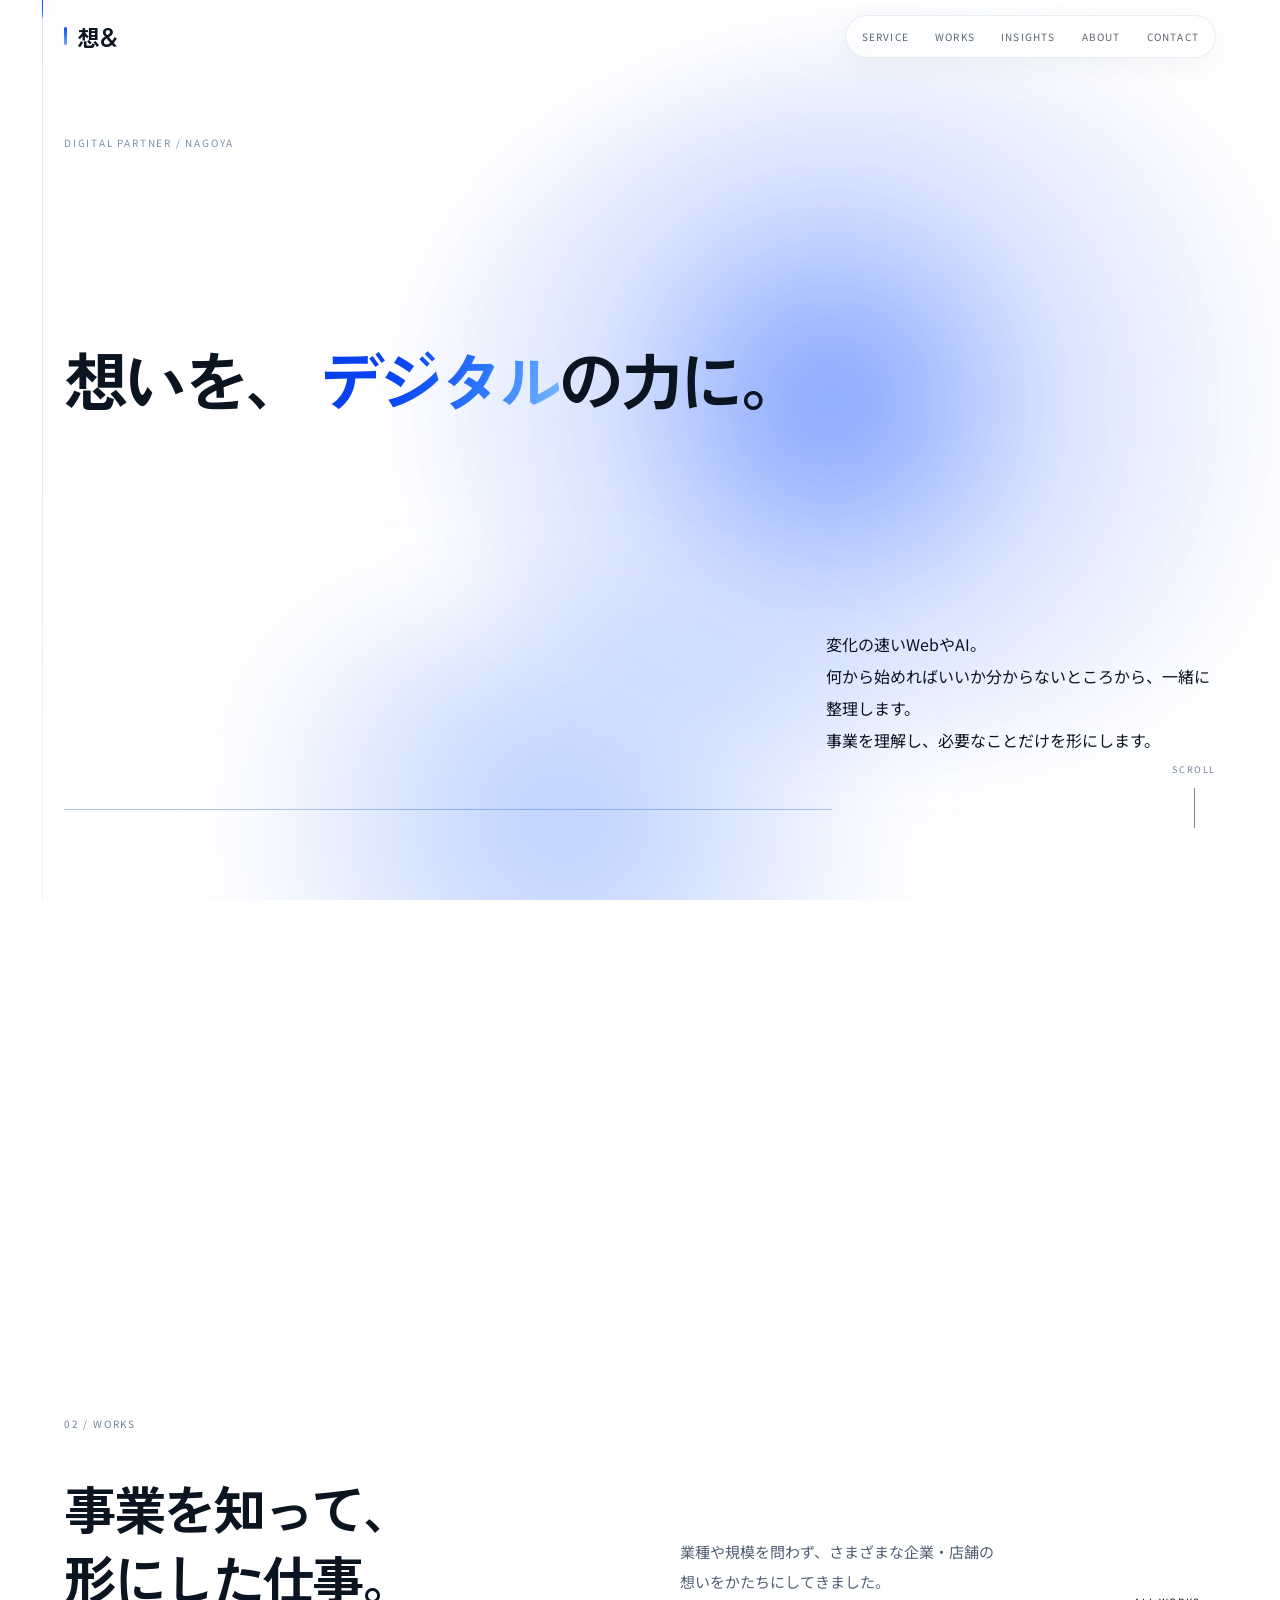
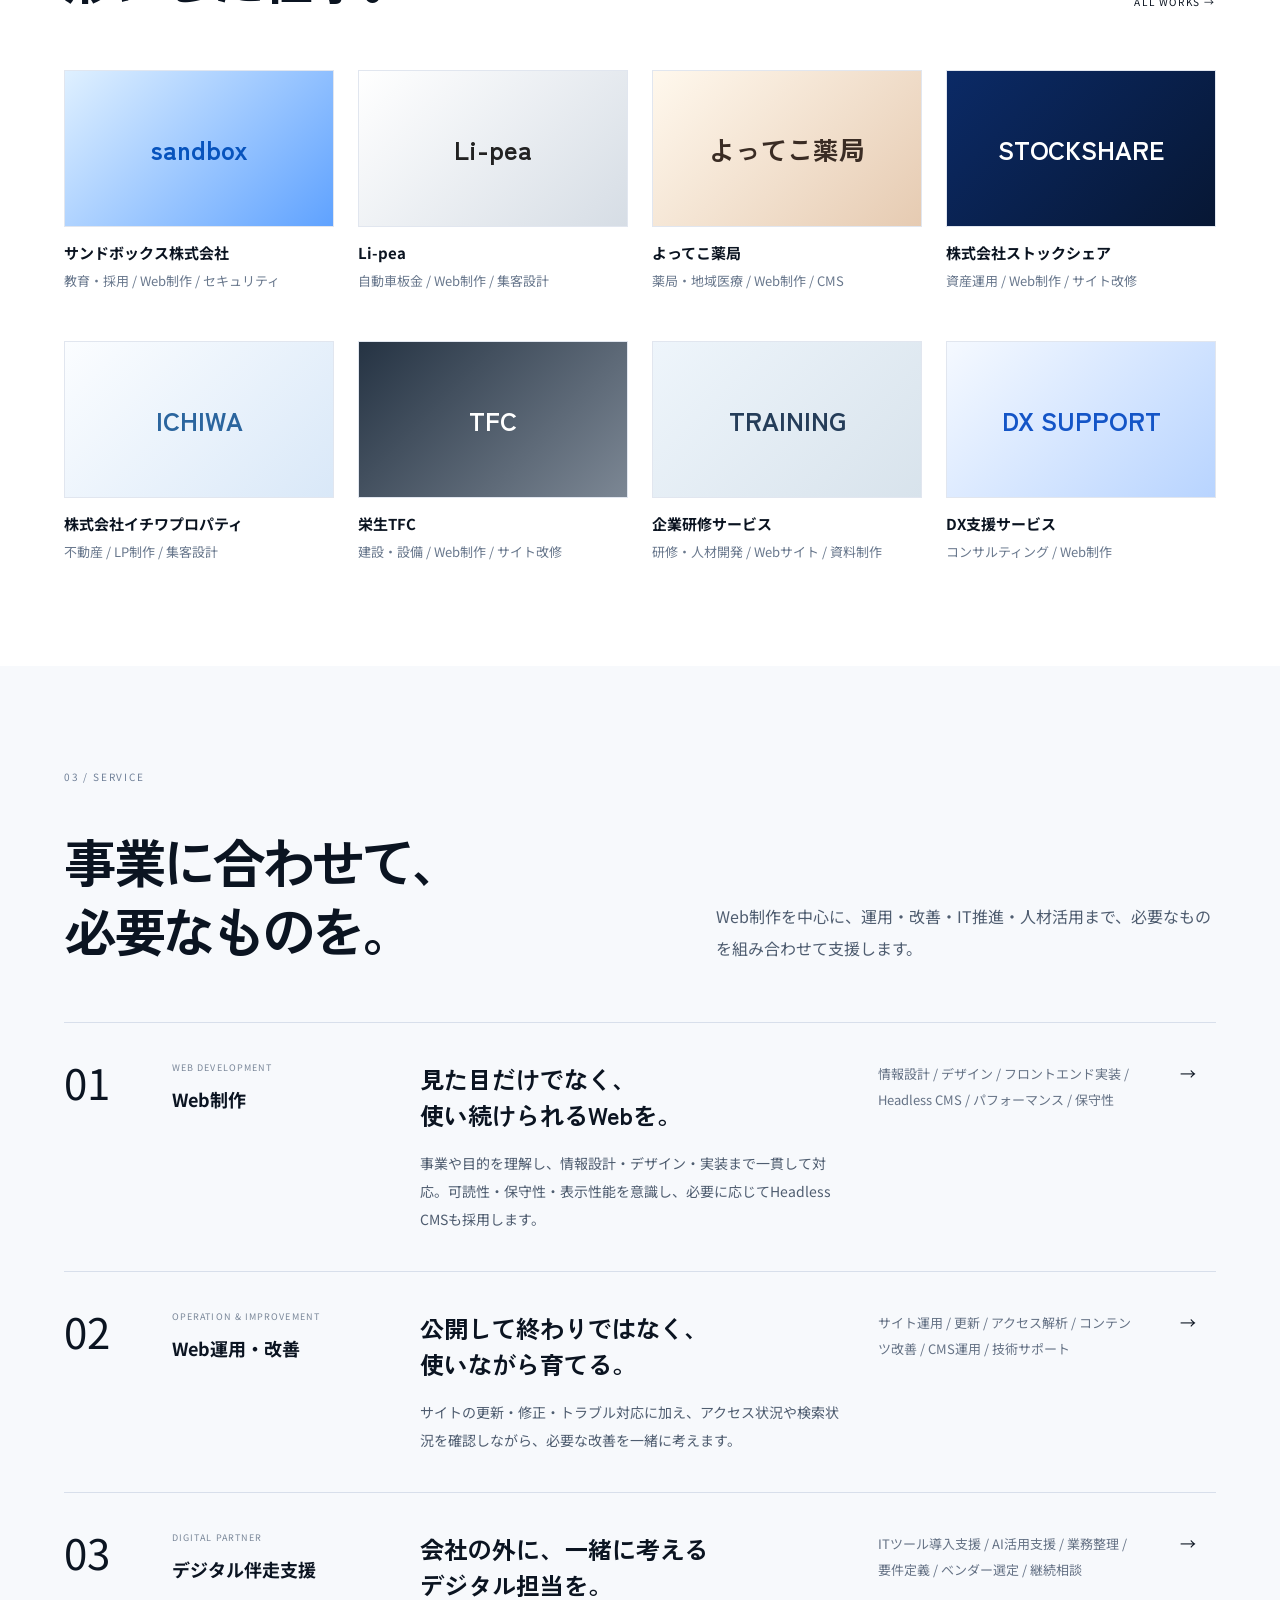
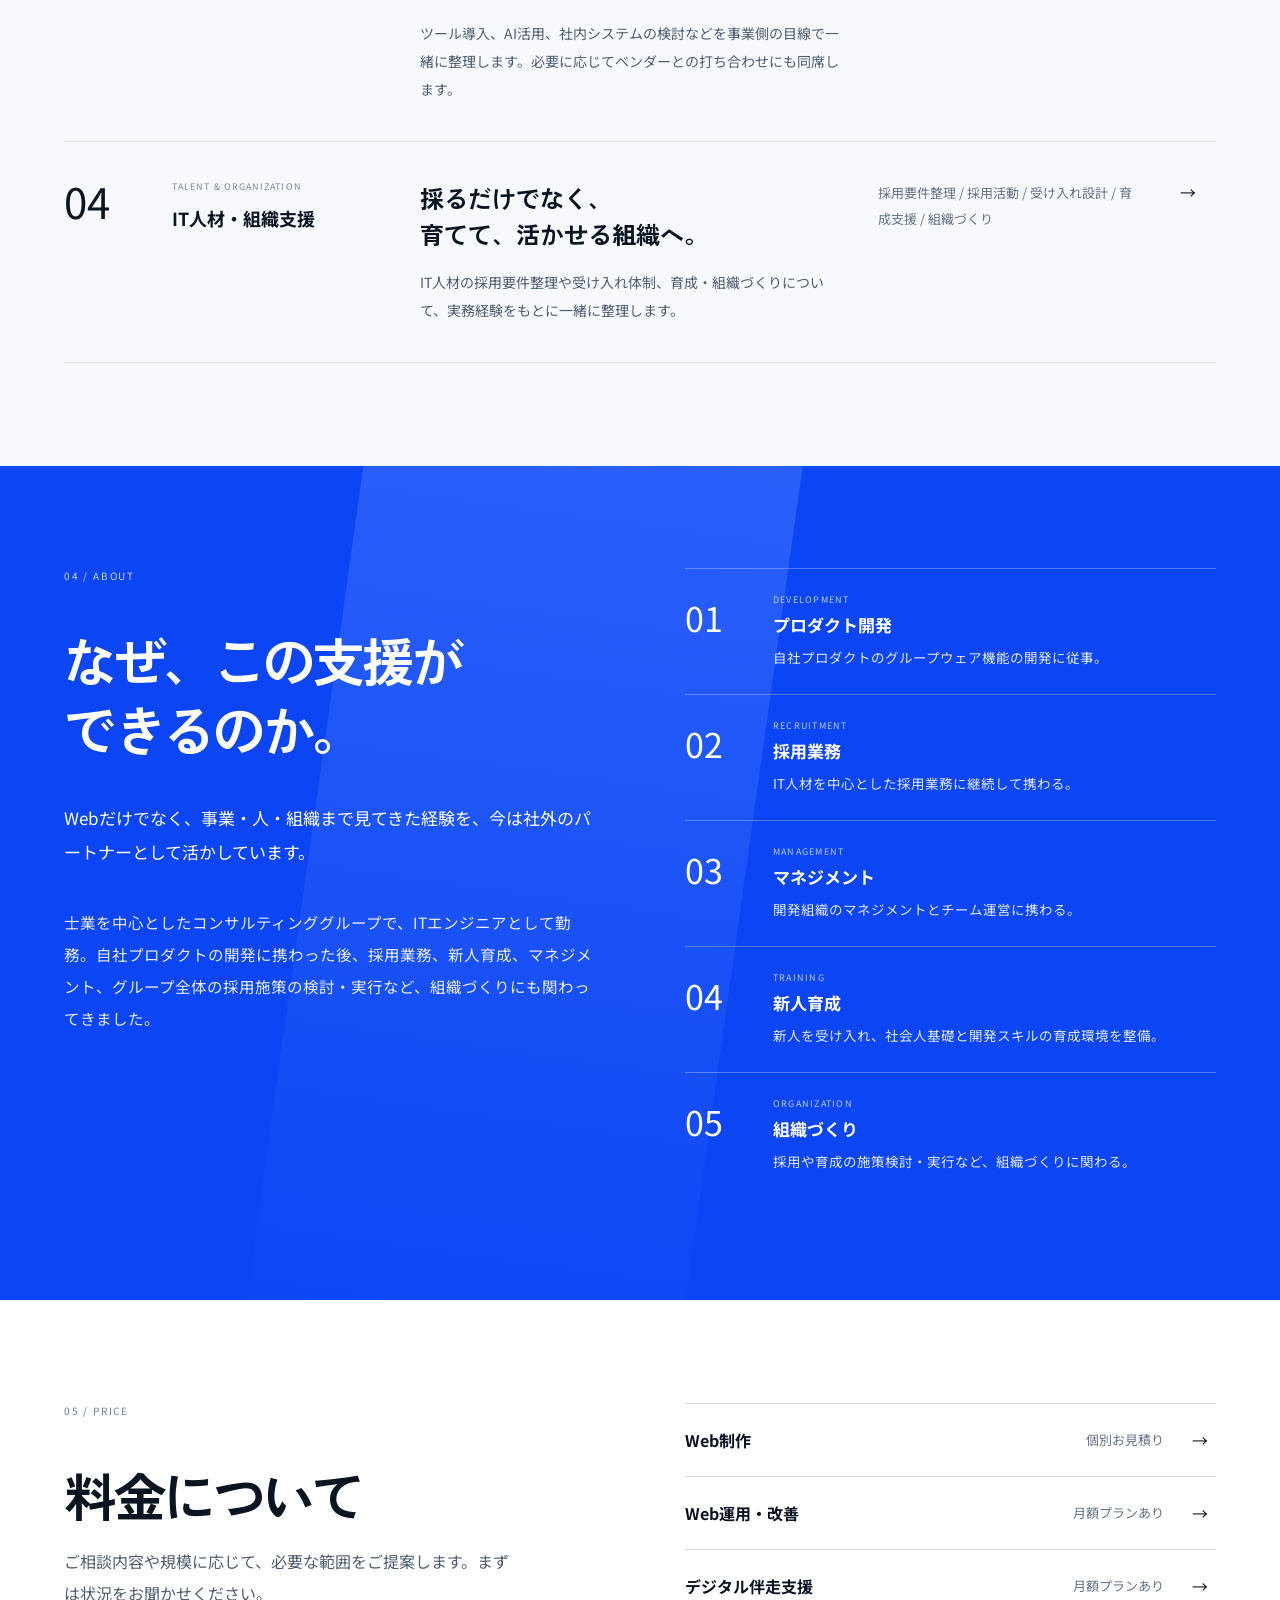
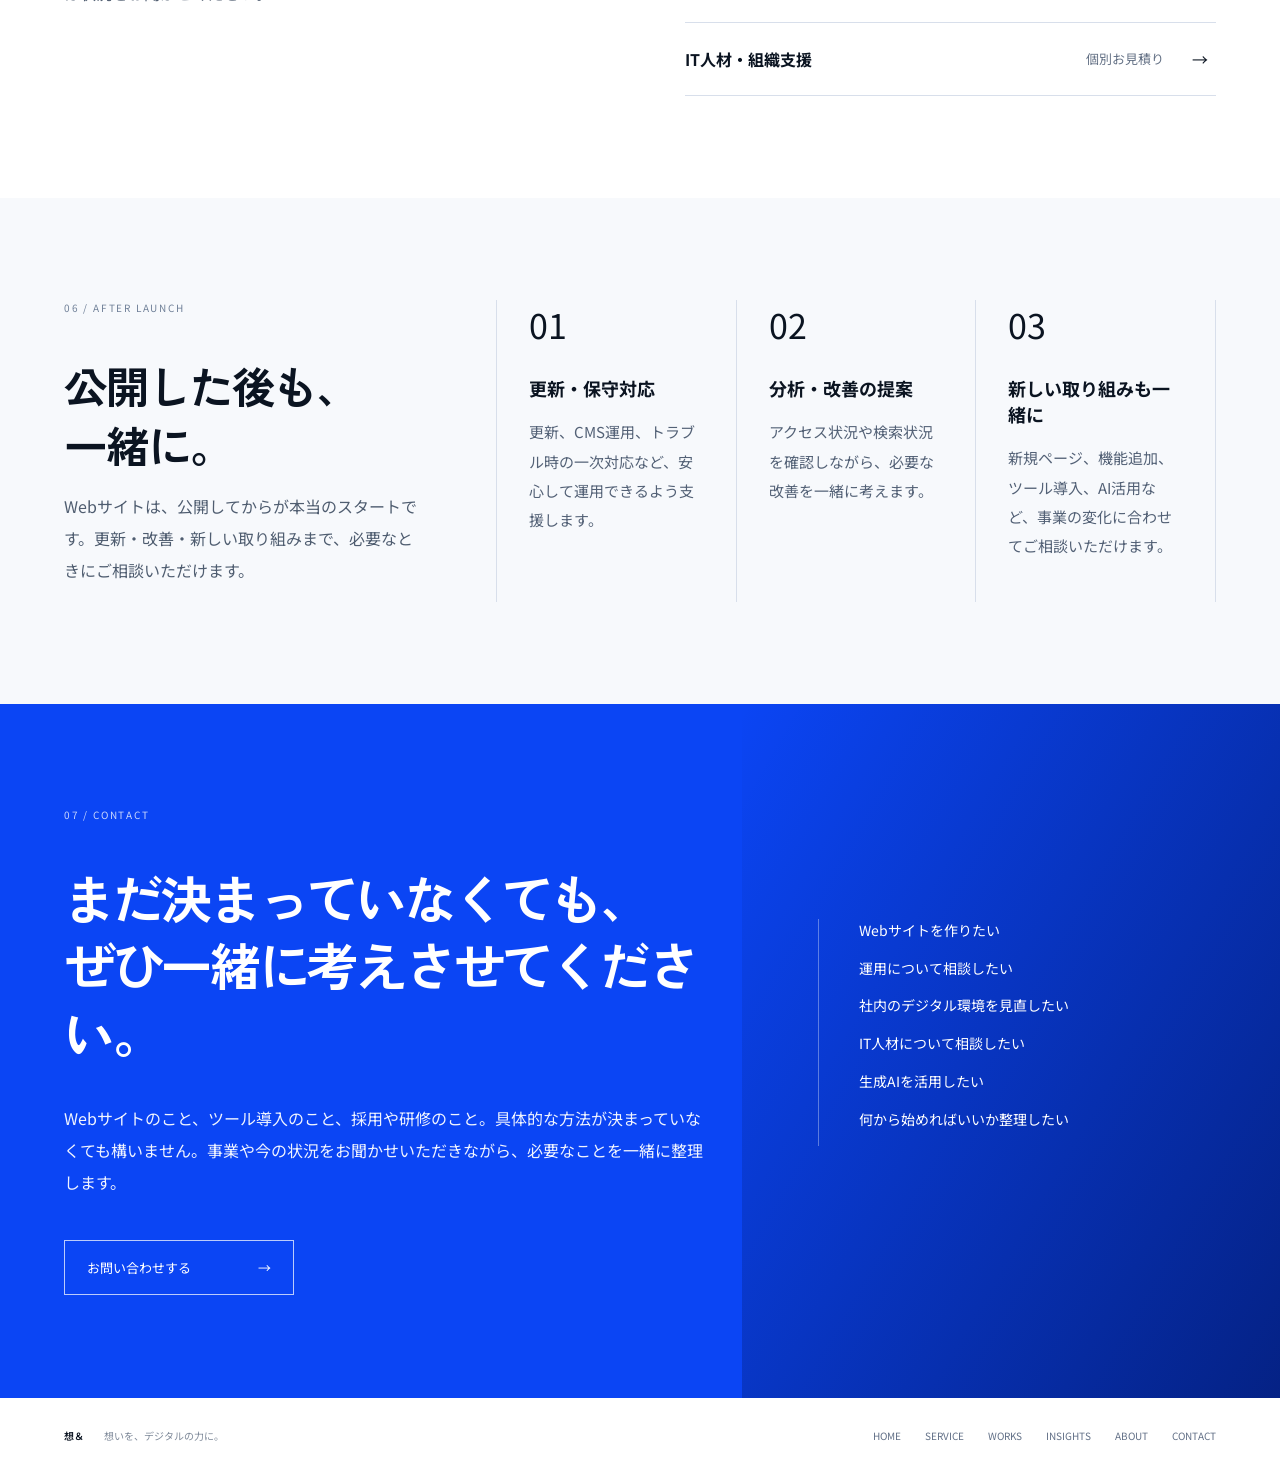
<file: index.html>
<!doctype html>
<html lang="ja">
<head>
  <meta charset="utf-8" />
  <meta name="viewport" content="width=device-width, initial-scale=1, viewport-fit=cover" />
  <meta name="theme-color" content="#ffffff" />
  <meta name="description" content="想＆。事業を理解し、Web制作・運用改善・デジタル伴走・IT人材支援を一緒に考えます。" />
  <title>想＆ | 想いを、デジタルの力に。</title>
  <link rel="preconnect" href="https://fonts.googleapis.com" />
  <link rel="preconnect" href="https://fonts.gstatic.com" crossorigin />
  <link href="https://fonts.googleapis.com/css2?family=Noto+Sans+JP:wght@400;500;600;700&family=Zen+Kaku+Gothic+Antique:wght@500;700&display=swap" rel="stylesheet" />
  <link rel="stylesheet" href="./styles.css" />
  <script src="./main.js" defer></script>
</head>
<body>
  <header class="site-header" aria-label="サイトヘッダー">
    <a class="brand" href="#top" aria-label="想＆ トップへ">想＆</a>
    <nav class="global-nav" id="global-menu" aria-label="メインナビゲーション">
      <a href="#service">SERVICE</a>
      <a href="./works.html">WORKS</a>
      <a href="./insights.html">INSIGHTS</a>
      <a href="#about">ABOUT</a>
      <a href="./contact.html">CONTACT</a>
    </nav>
    <button class="menu-button" type="button" aria-label="メニューを開く" aria-expanded="false" aria-controls="global-menu"><span></span><span></span></button>
  </header>

  <div class="page-thread" aria-hidden="true">
    <span class="page-thread__base"></span>
    <span class="page-thread__progress"></span>
  </div>

  <main id="top">
    <section class="hero-stage" aria-labelledby="hero-title">
      <div class="hero">
        <div class="hero-mist hero-mist--a" aria-hidden="true"></div>
        <div class="hero-mist hero-mist--b" aria-hidden="true"></div>
        <div class="hero-cobalt" aria-hidden="true">
          <span class="hero-blue-layer hero-blue-layer--air"></span>
          <span class="hero-blue-layer hero-blue-layer--main"></span>
          <span class="hero-blue-layer hero-blue-layer--deep"></span>
        </div>

        <div class="hero-meta">DIGITAL PARTNER / NAGOYA</div>
        <div class="hero-copy-wrap">
          <h1 id="hero-title" class="hero-title">
            <span>想いを、</span>
            <span><em>デジタル</em>の力に。</span>
          </h1>
        </div>
        <p class="hero-lead">
          変化の速いWebやAI。<br />
          何から始めればいいか分からないところから、一緒に整理します。<br />
          事業を理解し、必要なことだけを形にします。
        </p>
        <div class="hero-rule" aria-hidden="true"></div>
        <div class="scroll-mark" aria-hidden="true">SCROLL<span></span></div>

        <div class="hero-philosophy" id="philosophy" aria-labelledby="philosophy-title">
          <div class="hero-philosophy-inner">
            <div>
              <p class="eyebrow">01 / PHILOSOPHY</p>
              <h2 id="philosophy-title" class="display-title display-title--light">
                <span class="philosophy-line">私たちは、Webサイトを</span>
                <span class="philosophy-line">作ることから始めません。</span>
              </h2>
            </div>
            <div class="philosophy-copy">
              <p>まず、事業を知る。<br />話を聞く。<br />課題を整理する。<br />必要なものを考える。</p>
              <p>Web制作も、運用も、AIも。<br />その先にある手段のひとつです。</p>
            </div>
          </div>
        </div>
      </div>
    </section>

    <section class="section section--white works layer-section" id="works" aria-labelledby="works-title">
      <div class="section-inner">
        <div class="section-head section-head--split">
          <div>
            <p class="eyebrow eyebrow--dark">02 / WORKS</p>
            <h2 id="works-title" class="display-title">事業を知って、<br />形にした仕事。</h2>
          </div>
          <div class="section-head-aside">
            <p>業種や規模を問わず、さまざまな企業・店舗の<br class="desktop-only" />想いをかたちにしてきました。</p>
            <a class="text-link" href="./works.html">ALL WORKS <span>→</span></a>
          </div>
        </div>

        <div class="works-grid" aria-label="制作実績一覧">
          <a class="work-item" href="./works-sandbox.html" aria-label="サンドボックス株式会社の制作実績を見る">
            <div class="work-thumb work-thumb--01"><span>sandbox</span></div>
            <div class="work-info"><h3>サンドボックス株式会社</h3><p>教育・採用 / Web制作 / セキュリティ</p></div>
          </a>
          <a class="work-item" href="#" aria-label="Li-peaの制作実績を見る">
            <div class="work-thumb work-thumb--02"><span>Li-pea</span></div>
            <div class="work-info"><h3>Li-pea</h3><p>自動車板金 / Web制作 / 集客設計</p></div>
          </a>
          <a class="work-item" href="#" aria-label="よってこ薬局の制作実績を見る">
            <div class="work-thumb work-thumb--03"><span>よってこ薬局</span></div>
            <div class="work-info"><h3>よってこ薬局</h3><p>薬局・地域医療 / Web制作 / CMS</p></div>
          </a>
          <a class="work-item" href="#" aria-label="株式会社ストックシェアの制作実績を見る">
            <div class="work-thumb work-thumb--04"><span>STOCKSHARE</span></div>
            <div class="work-info"><h3>株式会社ストックシェア</h3><p>資産運用 / Web制作 / サイト改修</p></div>
          </a>
          <a class="work-item" href="#" aria-label="株式会社イチワプロパティの制作実績を見る">
            <div class="work-thumb work-thumb--05"><span>ICHIWA</span></div>
            <div class="work-info"><h3>株式会社イチワプロパティ</h3><p>不動産 / LP制作 / 集客設計</p></div>
          </a>
          <a class="work-item" href="#" aria-label="栄生TFCの制作実績を見る">
            <div class="work-thumb work-thumb--06"><span>TFC</span></div>
            <div class="work-info"><h3>栄生TFC</h3><p>建設・設備 / Web制作 / サイト改修</p></div>
          </a>
          <a class="work-item" href="#" aria-label="企業研修サービスの制作実績を見る">
            <div class="work-thumb work-thumb--07"><span>TRAINING</span></div>
            <div class="work-info"><h3>企業研修サービス</h3><p>研修・人材開発 / Webサイト / 資料制作</p></div>
          </a>
          <a class="work-item" href="#" aria-label="DX支援サービスの制作実績を見る">
            <div class="work-thumb work-thumb--08"><span>DX SUPPORT</span></div>
            <div class="work-info"><h3>DX支援サービス</h3><p>コンサルティング / Web制作</p></div>
          </a>
        </div>
      </div>
    </section>

    <section class="section section--soft service layer-section" id="service" aria-labelledby="service-title">
      <div class="section-inner">
        <div class="section-head section-head--split">
          <div>
            <p class="eyebrow eyebrow--dark">03 / SERVICE</p>
            <h2 id="service-title" class="display-title">事業に合わせて、<br />必要なものを。</h2>
          </div>
          <p class="section-intro">Web制作を中心に、運用・改善・IT推進・人材活用まで、必要なものを組み合わせて支援します。</p>
        </div>

        <div class="service-list">
          <a class="service-row" href="./web-production.html">
            <div class="service-num">01</div>
            <div class="service-name"><span>WEB DEVELOPMENT</span><strong>Web制作</strong></div>
            <div class="service-main"><h3>見た目だけでなく、<br />使い続けられるWebを。</h3><p>事業や目的を理解し、情報設計・デザイン・実装まで一貫して対応。可読性・保守性・表示性能を意識し、必要に応じてHeadless CMSも採用します。</p></div>
            <div class="service-tags">情報設計 / デザイン / フロントエンド実装 / Headless CMS / パフォーマンス / 保守性</div>
            <span class="service-arrow">→</span>
          </a>
          <a class="service-row" href="./web-operation.html">
            <div class="service-num">02</div>
            <div class="service-name"><span>OPERATION &amp; IMPROVEMENT</span><strong>Web運用・改善</strong></div>
            <div class="service-main"><h3>公開して終わりではなく、<br />使いながら育てる。</h3><p>サイトの更新・修正・トラブル対応に加え、アクセス状況や検索状況を確認しながら、必要な改善を一緒に考えます。</p></div>
            <div class="service-tags">サイト運用 / 更新 / アクセス解析 / コンテンツ改善 / CMS運用 / 技術サポート</div>
            <span class="service-arrow">→</span>
          </a>
          <a class="service-row" href="#contact">
            <div class="service-num">03</div>
            <div class="service-name"><span>DIGITAL PARTNER</span><strong>デジタル伴走支援</strong></div>
            <div class="service-main"><h3>会社の外に、一緒に考える<br />デジタル担当を。</h3><p>ツール導入、AI活用、社内システムの検討などを事業側の目線で一緒に整理します。必要に応じてベンダーとの打ち合わせにも同席します。</p></div>
            <div class="service-tags">ITツール導入支援 / AI活用支援 / 業務整理 / 要件定義 / ベンダー選定 / 継続相談</div>
            <span class="service-arrow">→</span>
          </a>
          <a class="service-row" href="./contact.html">
            <div class="service-num">04</div>
            <div class="service-name"><span>TALENT &amp; ORGANIZATION</span><strong>IT人材・組織支援</strong></div>
            <div class="service-main"><h3>採るだけでなく、<br />育てて、活かせる組織へ。</h3><p>IT人材の採用要件整理や受け入れ体制、育成・組織づくりについて、実務経験をもとに一緒に整理します。</p></div>
            <div class="service-tags">採用要件整理 / 採用活動 / 受け入れ設計 / 育成支援 / 組織づくり</div>
            <span class="service-arrow">→</span>
          </a>
        </div>
      </div>
    </section>

    <section class="section section--cobalt about layer-section" id="about" aria-labelledby="about-title">
      <div class="about-accent" aria-hidden="true"></div>
      <div class="section-inner about-grid">
        <div class="about-copy">
          <p class="eyebrow">04 / ABOUT</p>
          <h2 id="about-title" class="display-title display-title--light">なぜ、この支援が<br />できるのか。</h2>
          <p class="about-lead">Webだけでなく、事業・人・組織まで見てきた経験を、今は社外のパートナーとして活かしています。</p>
          <p>士業を中心としたコンサルティンググループで、ITエンジニアとして勤務。自社プロダクトの開発に携わった後、採用業務、新人育成、マネジメント、グループ全体の採用施策の検討・実行など、組織づくりにも関わってきました。</p>
        </div>
        <ol class="experience-list">
          <li><span>01</span><div><small>DEVELOPMENT</small><strong>プロダクト開発</strong><p>自社プロダクトのグループウェア機能の開発に従事。</p></div></li>
          <li><span>02</span><div><small>RECRUITMENT</small><strong>採用業務</strong><p>IT人材を中心とした採用業務に継続して携わる。</p></div></li>
          <li><span>03</span><div><small>MANAGEMENT</small><strong>マネジメント</strong><p>開発組織のマネジメントとチーム運営に携わる。</p></div></li>
          <li><span>04</span><div><small>TRAINING</small><strong>新人育成</strong><p>新人を受け入れ、社会人基礎と開発スキルの育成環境を整備。</p></div></li>
          <li><span>05</span><div><small>ORGANIZATION</small><strong>組織づくり</strong><p>採用や育成の施策検討・実行など、組織づくりに関わる。</p></div></li>
        </ol>
      </div>
    </section>

    <section class="section section--white price layer-section" id="price" aria-labelledby="price-title">
      <div class="section-inner compact-grid">
        <div>
          <p class="eyebrow eyebrow--dark">05 / PRICE</p>
          <h2 id="price-title" class="display-title">料金について</h2>
          <p class="body-copy">ご相談内容や規模に応じて、必要な範囲をご提案します。まずは状況をお聞かせください。</p>
        </div>
        <div class="price-list">
          <a href="./web-production.html"><strong>Web制作</strong><span>個別お見積り</span><i>→</i></a>
          <a href="./web-operation.html"><strong>Web運用・改善</strong><span>月額プランあり</span><i>→</i></a>
          <a href="./contact.html"><strong>デジタル伴走支援</strong><span>月額プランあり</span><i>→</i></a>
          <a href="./contact.html"><strong>IT人材・組織支援</strong><span>個別お見積り</span><i>→</i></a>
        </div>
      </div>
    </section>

    <section class="section section--soft after-launch layer-section" id="after-launch" aria-labelledby="after-title">
      <div class="section-inner after-grid">
        <div class="after-intro">
          <p class="eyebrow eyebrow--dark">06 / AFTER LAUNCH</p>
          <h2 id="after-title" class="display-title">公開した後も、<br />一緒に。</h2>
          <p class="body-copy">Webサイトは、公開してからが本当のスタートです。更新・改善・新しい取り組みまで、必要なときにご相談いただけます。</p>
        </div>
        <div class="after-items">
          <article><span>01</span><h3>更新・保守対応</h3><p>更新、CMS運用、トラブル時の一次対応など、安心して運用できるよう支援します。</p></article>
          <article><span>02</span><h3>分析・改善の提案</h3><p>アクセス状況や検索状況を確認しながら、必要な改善を一緒に考えます。</p></article>
          <article><span>03</span><h3>新しい取り組みも一緒に</h3><p>新規ページ、機能追加、ツール導入、AI活用など、事業の変化に合わせてご相談いただけます。</p></article>
        </div>
      </div>
    </section>

    <section class="section section--contact contact layer-section" id="contact" aria-labelledby="contact-title">
      <div class="contact-deep" aria-hidden="true"></div>
      <div class="section-inner contact-grid">
        <div>
          <p class="eyebrow">07 / CONTACT</p>
          <h2 id="contact-title" class="contact-title">まだ決まっていなくても、<br />ぜひ一緒に<br class="mobile-only" />考えさせてください。</h2>
          <p class="contact-copy">Webサイトのこと、ツール導入のこと、採用や研修のこと。具体的な方法が決まっていなくても構いません。事業や今の状況をお聞かせいただきながら、必要なことを一緒に整理します。</p>
          <a class="contact-button" href="./contact.html">お問い合わせする <span>→</span></a>
        </div>
        <div class="contact-topics">
          <p>Webサイトを作りたい</p><p>運用について相談したい</p><p>社内のデジタル環境を見直したい</p><p>IT人材について相談したい</p><p>生成AIを活用したい</p><p>何から始めればいいか整理したい</p>
        </div>
      </div>
    </section>
  </main>

  <footer class="site-footer">
    <div class="footer-brand">想＆ <span>想いを、デジタルの力に。</span></div>
    <nav aria-label="フッターナビゲーション"><a href="#top">HOME</a><a href="#service">SERVICE</a><a href="#works">WORKS</a><a href="./insights.html">INSIGHTS</a><a href="#about">ABOUT</a><a href="#contact">CONTACT</a></nav>
  </footer>
</body>
</html>
</file>
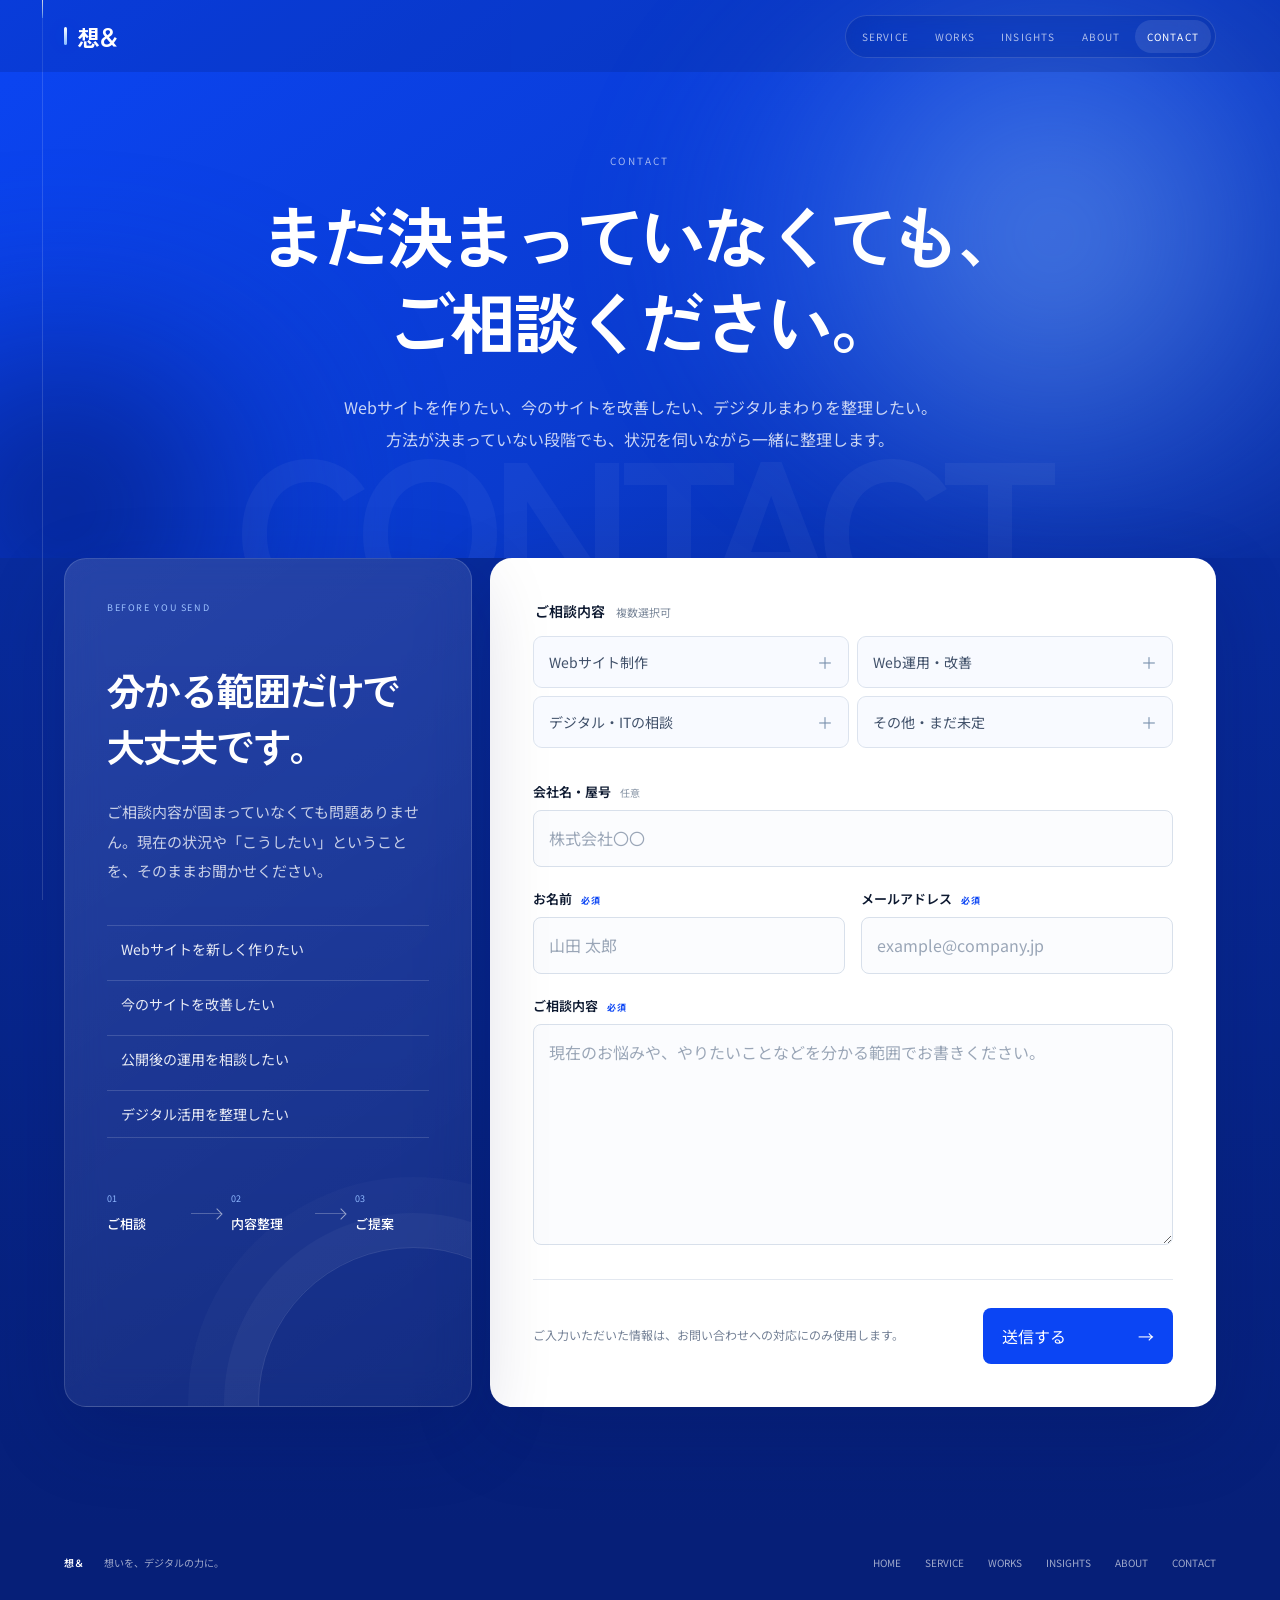
<file: contact.html>
<!doctype html>
<html lang="ja">
<head>
  <meta charset="utf-8" />
  <meta name="viewport" content="width=device-width, initial-scale=1, viewport-fit=cover" />
  <meta name="description" content="想＆へのお問い合わせ。Webサイト制作、公開後の運用・改善、デジタル活用など、まだ具体的に決まっていない段階からご相談いただけます。" />
  <title>お問い合わせ | 想＆</title>
  <link rel="preconnect" href="https://fonts.googleapis.com" />
  <link rel="preconnect" href="https://fonts.gstatic.com" crossorigin />
  <link href="https://fonts.googleapis.com/css2?family=Noto+Sans+JP:wght@400;500;600;700&family=Zen+Kaku+Gothic+Antique:wght@500;700&display=swap" rel="stylesheet" />
  <link rel="stylesheet" href="./styles.css" />
  <link rel="stylesheet" href="./lower.css" />
  <script src="./lower.js" defer></script>
</head>
<body class="lower-page lower-page--cobalt contact-page">
  <header class="site-header site-header--lower" aria-label="サイトヘッダー">
    <a class="brand" href="./index.html" aria-label="想＆ トップへ">想＆</a>
    <nav class="global-nav" id="global-menu" aria-label="メインナビゲーション">
      <a href="./index.html#service">SERVICE</a>
      <a href="./works.html">WORKS</a>
      <a href="./insights.html">INSIGHTS</a>
      <a href="./index.html#about">ABOUT</a>
      <a href="./contact.html" aria-current="page">CONTACT</a>
    </nav>
    <button class="menu-button" type="button" aria-label="メニューを開く" aria-expanded="false" aria-controls="global-menu"><span></span><span></span></button>
  </header>

  <div class="page-thread" aria-hidden="true"><span class="page-thread__base"></span><span class="page-thread__progress"></span></div>

  <main>
    <section class="contact-hero" aria-labelledby="contact-title">
      <div class="contact-hero__ghost" aria-hidden="true">CONTACT</div>
      <div class="contact-hero__halo contact-hero__halo--a" aria-hidden="true"></div>
      <div class="contact-hero__halo contact-hero__halo--b" aria-hidden="true"></div>
      <div class="contact-hero__inner">
        <p class="contact-hero__eyebrow reveal-item">CONTACT</p>
        <h1 id="contact-title" class="reveal-item">まだ決まっていなくても、<br />ご相談ください。</h1>
        <p class="contact-hero__description reveal-item">Webサイトを作りたい、今のサイトを改善したい、デジタルまわりを整理したい。<br class="desktop-only" />方法が決まっていない段階でも、状況を伺いながら一緒に整理します。</p>
      </div>
    </section>

    <section class="contact-canvas" aria-label="お問い合わせフォーム">
      <div class="contact-shell">
        <aside class="contact-guide reveal-item">
          <p class="contact-guide__label">BEFORE YOU SEND</p>
          <h2>分かる範囲だけで<br />大丈夫です。</h2>
          <p>ご相談内容が固まっていなくても問題ありません。現在の状況や「こうしたい」ということを、そのままお聞かせください。</p>
          <div class="contact-guide__topics" aria-label="ご相談例">
            <span>Webサイトを新しく作りたい</span>
            <span>今のサイトを改善したい</span>
            <span>公開後の運用を相談したい</span>
            <span>デジタル活用を整理したい</span>
          </div>
          <div class="contact-guide__flow">
            <div><small>01</small><b>ご相談</b></div><i></i>
            <div><small>02</small><b>内容整理</b></div><i></i>
            <div><small>03</small><b>ご提案</b></div>
          </div>
        </aside>

        <div class="contact-form-panel reveal-item">
          <form class="contact-form" action="#" method="post">
            <fieldset class="contact-fieldset">
              <legend>ご相談内容 <small>複数選択可</small></legend>
              <div class="contact-choice-grid">
                <label class="contact-choice"><input type="checkbox" name="topic[]" value="web-production"><span>Webサイト制作</span></label>
                <label class="contact-choice"><input type="checkbox" name="topic[]" value="web-operation"><span>Web運用・改善</span></label>
                <label class="contact-choice"><input type="checkbox" name="topic[]" value="digital"><span>デジタル・ITの相談</span></label>
                <label class="contact-choice"><input type="checkbox" name="topic[]" value="other"><span>その他・まだ未定</span></label>
              </div>
            </fieldset>

            <div class="contact-form__grid">
              <label class="contact-field contact-field--full">
                <span>会社名・屋号 <small>任意</small></span>
                <input type="text" name="company" autocomplete="organization" placeholder="株式会社〇〇" />
              </label>
              <label class="contact-field">
                <span>お名前 <b>必須</b></span>
                <input type="text" name="name" autocomplete="name" required placeholder="山田 太郎" />
              </label>
              <label class="contact-field">
                <span>メールアドレス <b>必須</b></span>
                <input type="email" name="email" autocomplete="email" required placeholder="example@company.jp" />
              </label>
              <label class="contact-field contact-field--full">
                <span>ご相談内容 <b>必須</b></span>
                <textarea name="message" rows="7" required placeholder="現在のお悩みや、やりたいことなどを分かる範囲でお書きください。"></textarea>
              </label>
            </div>

            <div class="contact-form__bottom">
              <p>ご入力いただいた情報は、お問い合わせへの対応にのみ使用します。</p>
              <button type="submit">送信する <span>→</span></button>
            </div>
          </form>
        </div>
      </div>
    </section>
  </main>

  <footer class="site-footer site-footer--contact">
    <div class="footer-brand">想＆ <span>想いを、デジタルの力に。</span></div>
    <nav aria-label="フッターナビゲーション"><a href="./index.html">HOME</a><a href="./index.html#service">SERVICE</a><a href="./works.html">WORKS</a><a href="./insights.html">INSIGHTS</a><a href="./index.html#about">ABOUT</a><a href="./contact.html">CONTACT</a></nav>
  </footer>
</body>
</html>
</file>
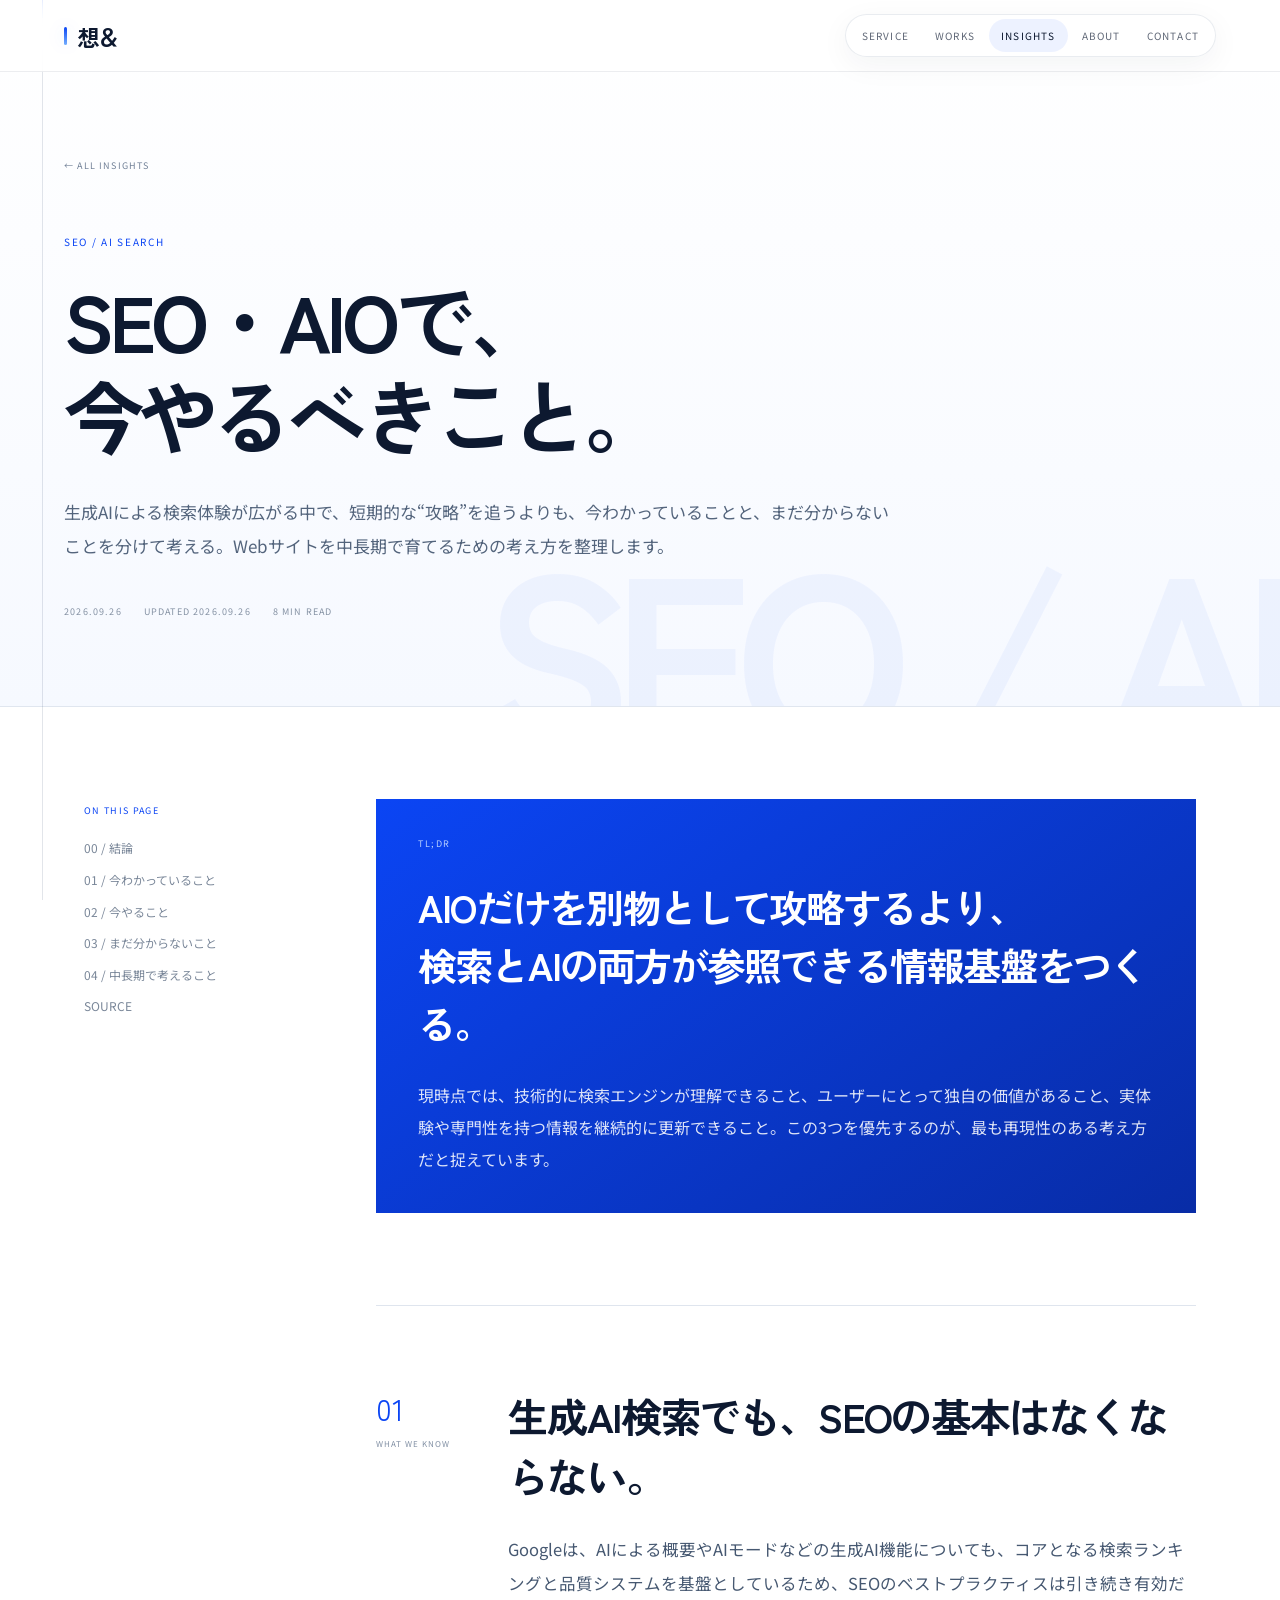
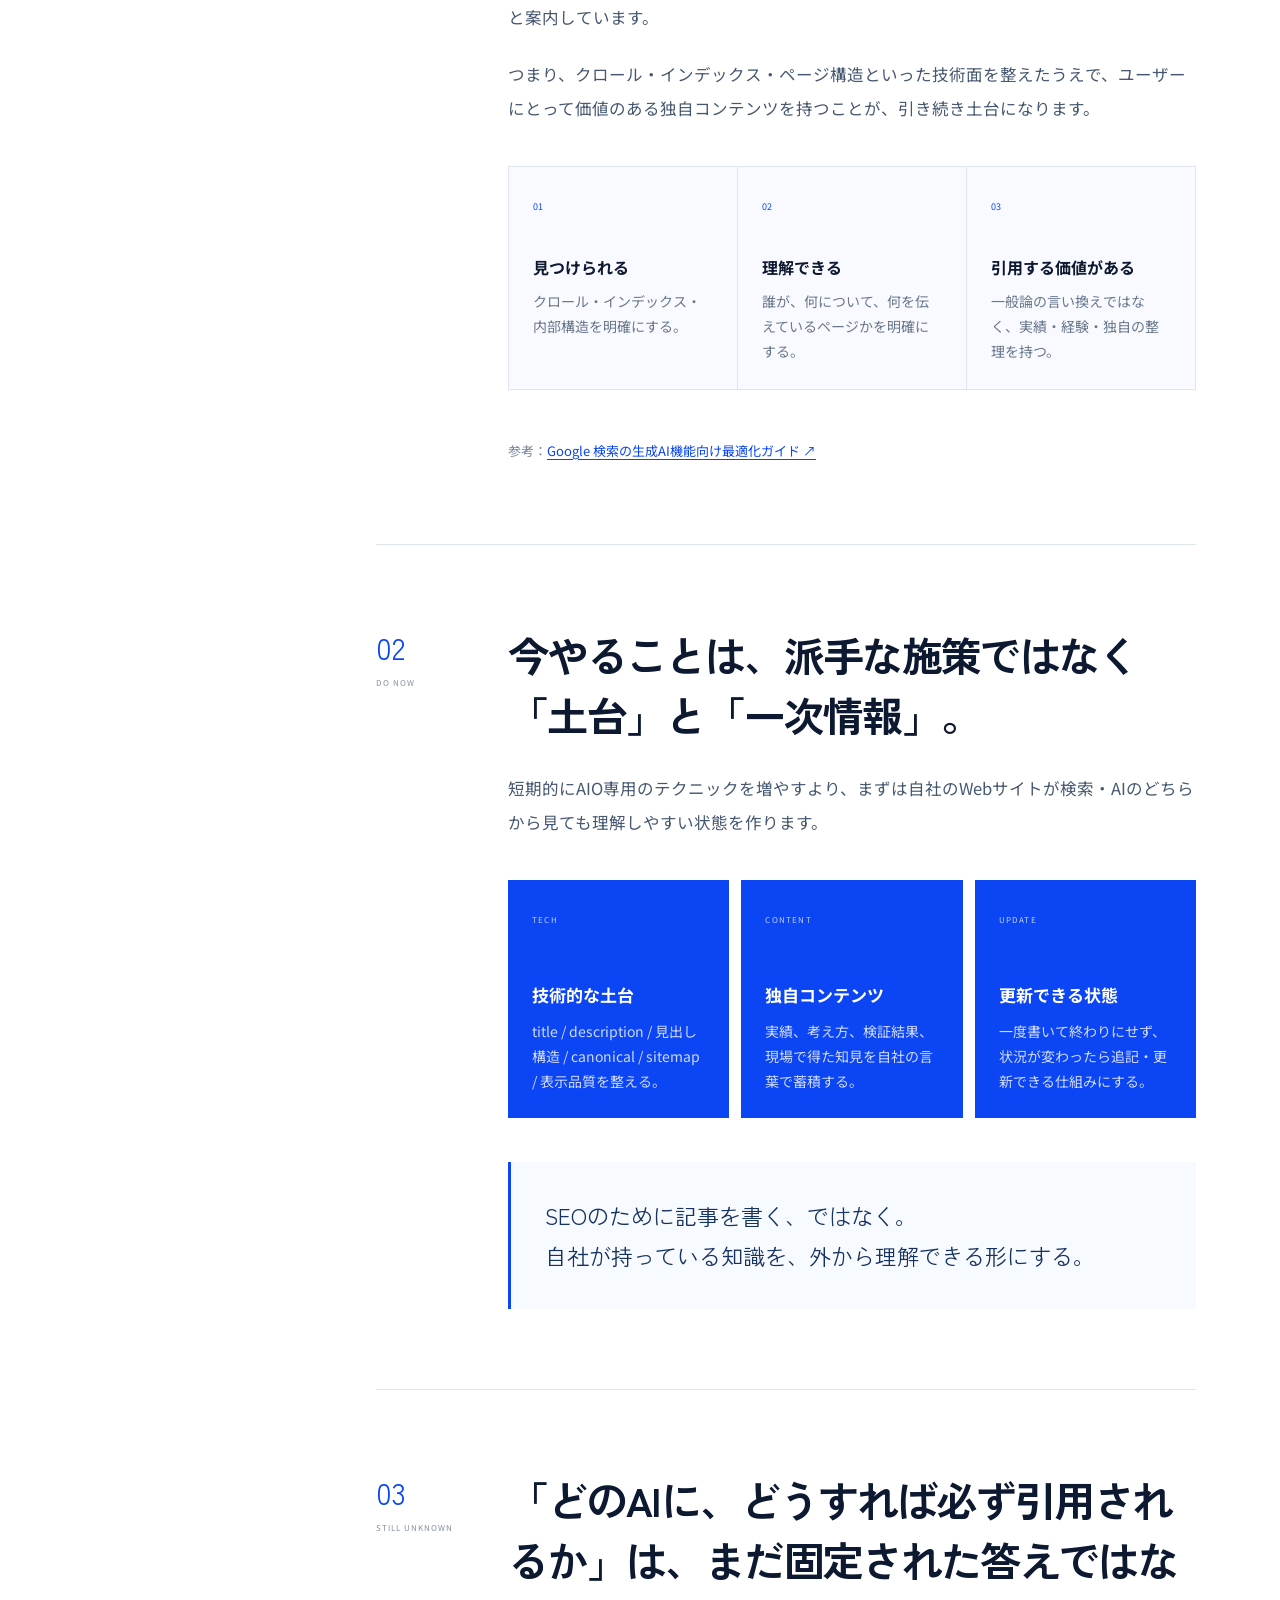
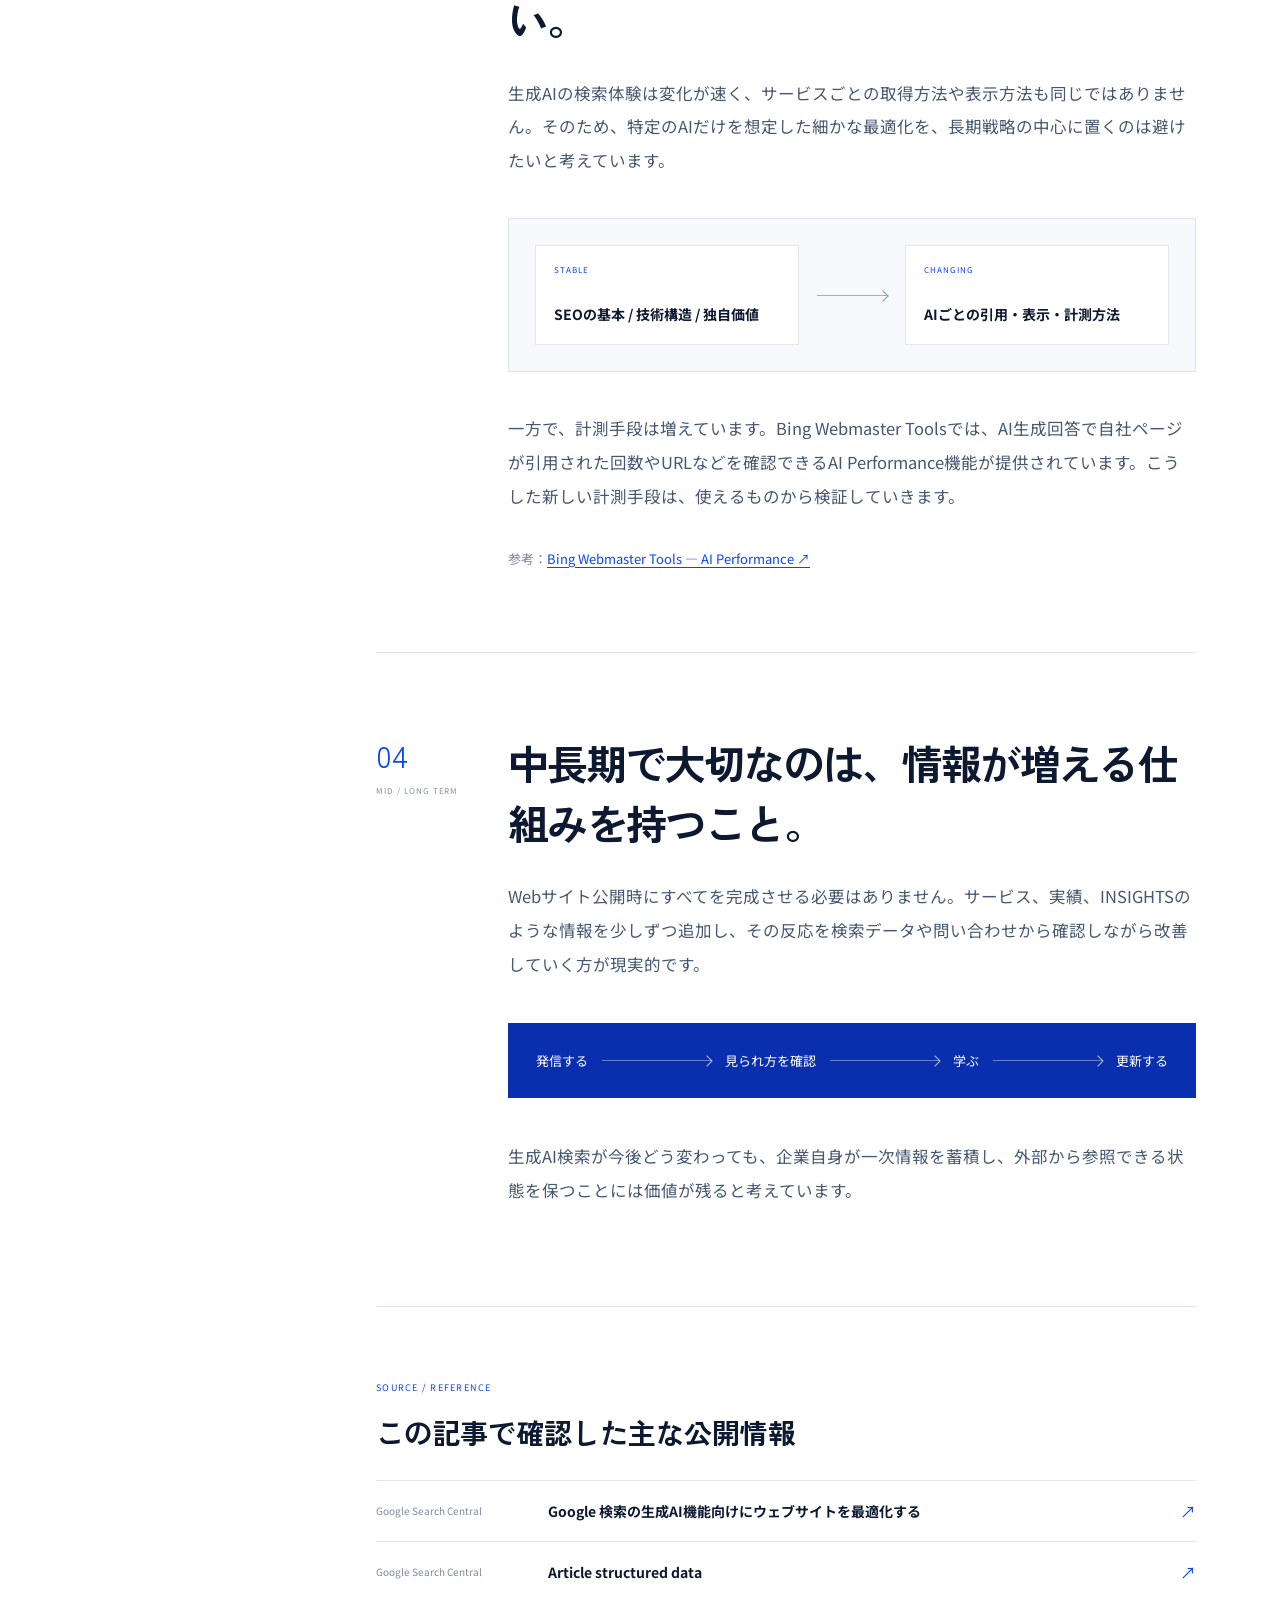
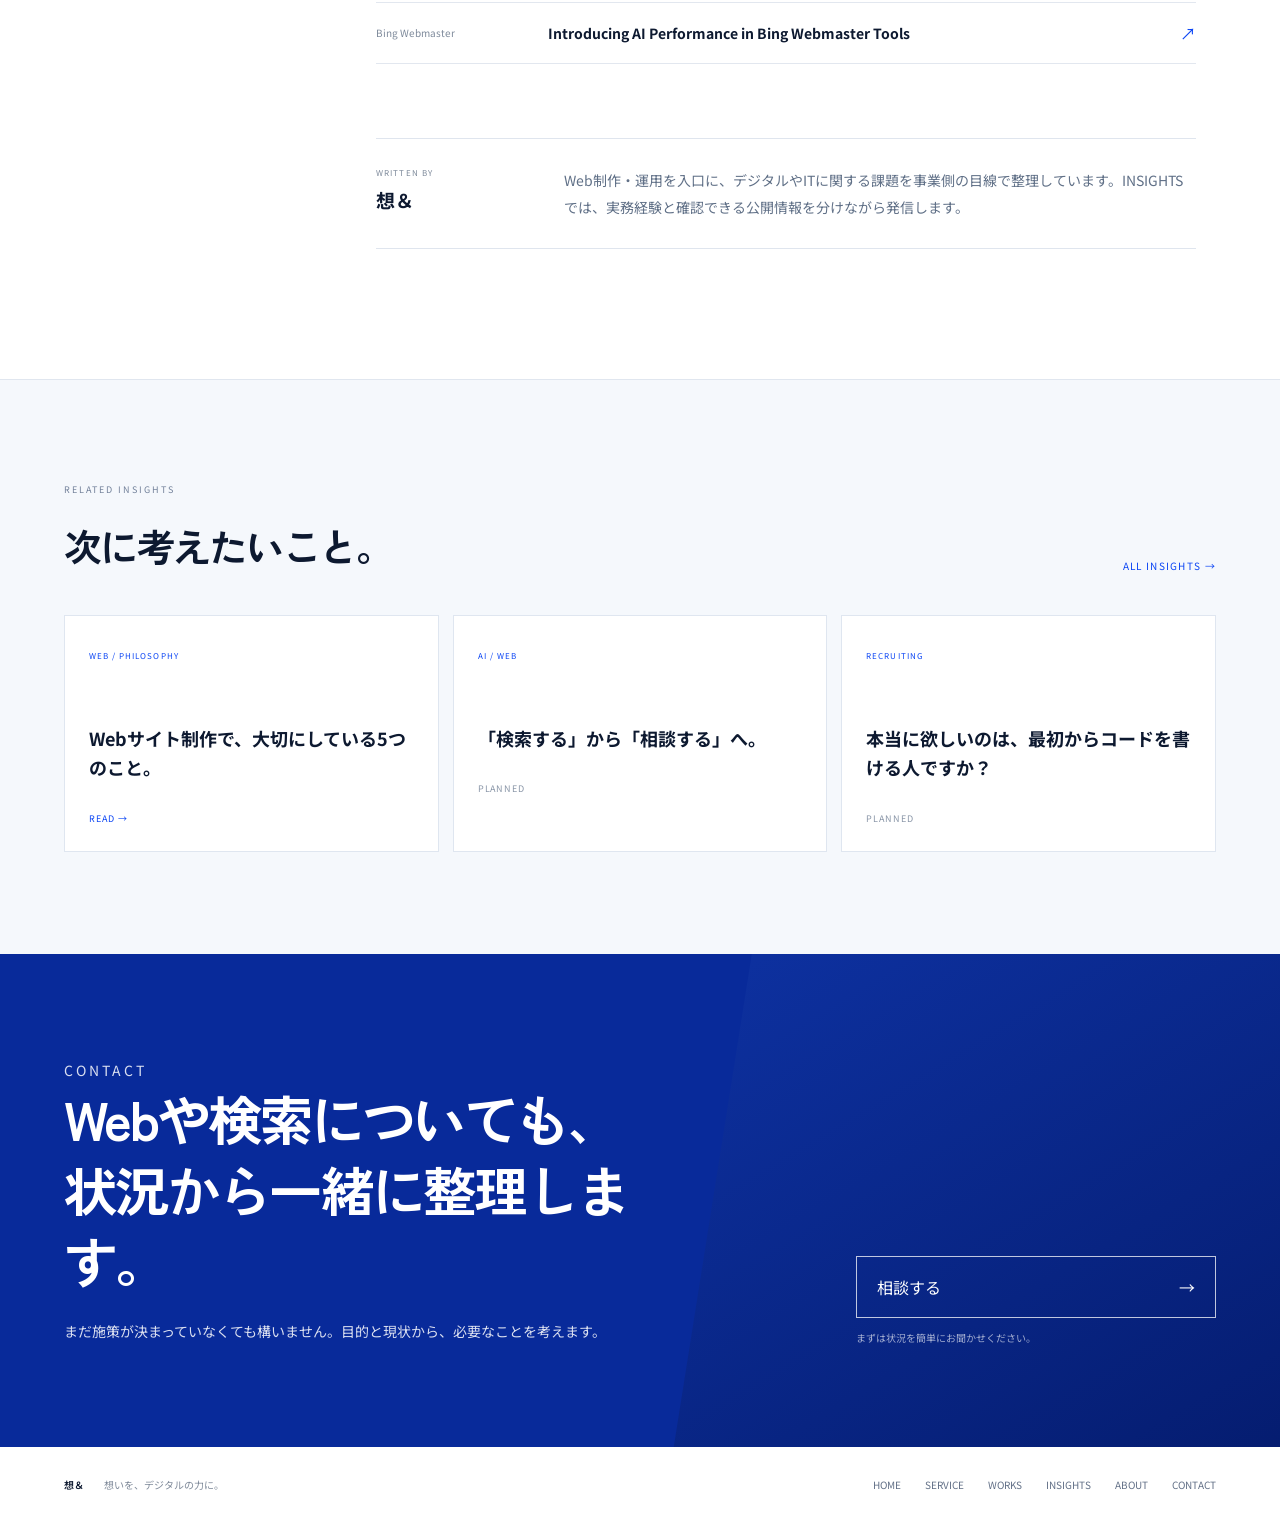
<file: insight-seo-aio.html>
<!doctype html>
<html lang="ja">
<head>
  <meta charset="utf-8" />
  <meta name="viewport" content="width=device-width, initial-scale=1, viewport-fit=cover" />
  <meta name="theme-color" content="#ffffff" />
  <!-- CMS: description -->
  <meta name="description" content="生成AI検索が広がる中で、SEO・AIOのために今やるべきことを、現在確認できるセオリーと中長期の考え方に分けて整理します。" />
  <!-- CMS: title -->
  <title>SEO・AIOで、今やるべきこと。 | INSIGHTS | 想＆</title>
  <link rel="canonical" href="https://itotsugi.net/insight-seo-aio.html" />
  <link rel="preconnect" href="https://fonts.googleapis.com" />
  <link rel="preconnect" href="https://fonts.gstatic.com" crossorigin />
  <link href="https://fonts.googleapis.com/css2?family=Noto+Sans+JP:wght@400;500;600;700&family=Zen+Kaku+Gothic+Antique:wght@500;700&display=swap" rel="stylesheet" />
  <link rel="stylesheet" href="./styles.css" />
  <link rel="stylesheet" href="./lower.css" />
  <link rel="stylesheet" href="./insights.css" />
  <script src="./lower.js" defer></script>
  <!-- CMS: Article / BlogPosting structured data. Replace fields at publish time. -->
  <script type="application/ld+json">
  {
    "@context": "https://schema.org",
    "@type": "BlogPosting",
    "headline": "SEO・AIOで、今やるべきこと。",
    "description": "生成AI検索が広がる中で、SEO・AIOのために今やるべきことを、現在確認できるセオリーと中長期の考え方に分けて整理します。",
    "datePublished": "2026-09-26T12:00:00+09:00",
    "dateModified": "2026-09-26T12:00:00+09:00",
    "author": {"@type":"Organization","name":"想＆","url":"https://itotsugi.net/"},
    "publisher": {"@type":"Organization","name":"想＆","url":"https://itotsugi.net/"},
    "mainEntityOfPage": "https://itotsugi.net/insight-seo-aio.html"
  }
  </script>
</head>
<body class="lower-page article-page">
  <header class="site-header insights-header" aria-label="サイトヘッダー">
    <a class="brand" href="./index.html" aria-label="想＆ トップへ">想＆</a>
    <nav class="global-nav" id="global-menu" aria-label="メインナビゲーション">
      <a href="./index.html#service">SERVICE</a>
      <a href="./works.html">WORKS</a>
      <a href="./insights.html" aria-current="page">INSIGHTS</a>
      <a href="./index.html#about">ABOUT</a>
      <a href="./contact.html">CONTACT</a>
    </nav>
    <button class="menu-button" type="button" aria-label="メニューを開く" aria-expanded="false" aria-controls="global-menu"><span></span><span></span></button>
  </header>
  <div class="page-thread page-thread--dark" aria-hidden="true"><span class="page-thread__base"></span><span class="page-thread__progress"></span></div>

  <main>
    <article itemscope itemtype="https://schema.org/BlogPosting">
      <header class="article-hero lower-hero">
        <div class="article-hero__ghost" aria-hidden="true">SEO / AI</div>
        <div class="lower-inner article-hero__inner">
          <a class="article-back reveal-item" href="./insights.html">← ALL INSIGHTS</a>
          <!-- CMS: category -->
          <p class="article-category reveal-item">SEO / AI SEARCH</p>
          <!-- CMS: title -->
          <h1 class="reveal-item" itemprop="headline">SEO・AIOで、<br />今やるべきこと。</h1>
          <!-- CMS: lead -->
          <p class="article-lead reveal-item">生成AIによる検索体験が広がる中で、短期的な“攻略”を追うよりも、今わかっていることと、まだ分からないことを分けて考える。Webサイトを中長期で育てるための考え方を整理します。</p>
          <div class="article-meta reveal-item"><span>2026.09.26</span><span>UPDATED 2026.09.26</span><span>8 MIN READ</span></div>
        </div>
      </header>

      <div class="article-layout">
        <aside class="article-toc" aria-label="この記事の内容">
          <p>ON THIS PAGE</p>
          <a href="#summary">00 / 結論</a>
          <a href="#known">01 / 今わかっていること</a>
          <a href="#now">02 / 今やること</a>
          <a href="#unknown">03 / まだ分からないこと</a>
          <a href="#midlong">04 / 中長期で考えること</a>
          <a href="#sources">SOURCE</a>
        </aside>

        <div class="article-content">
          <section class="article-summary reveal-item" id="summary">
            <span>TL;DR</span>
            <h2>AIOだけを別物として攻略するより、<br />検索とAIの両方が参照できる情報基盤をつくる。</h2>
            <p>現時点では、技術的に検索エンジンが理解できること、ユーザーにとって独自の価値があること、実体験や専門性を持つ情報を継続的に更新できること。この3つを優先するのが、最も再現性のある考え方だと捉えています。</p>
          </section>

          <section class="article-section reveal-item" id="known">
            <div class="article-section__index"><span>01</span><small>WHAT WE KNOW</small></div>
            <div class="article-section__body">
              <h2>生成AI検索でも、SEOの基本はなくならない。</h2>
              <p>Googleは、AIによる概要やAIモードなどの生成AI機能についても、コアとなる検索ランキングと品質システムを基盤としているため、SEOのベストプラクティスは引き続き有効だと案内しています。</p>
              <p>つまり、クロール・インデックス・ページ構造といった技術面を整えたうえで、ユーザーにとって価値のある独自コンテンツを持つことが、引き続き土台になります。</p>
              <div class="article-principle-grid" aria-label="現在重視したい3つの基盤">
                <div><small>01</small><strong>見つけられる</strong><p>クロール・インデックス・内部構造を明確にする。</p></div>
                <div><small>02</small><strong>理解できる</strong><p>誰が、何について、何を伝えているページかを明確にする。</p></div>
                <div><small>03</small><strong>引用する価値がある</strong><p>一般論の言い換えではなく、実績・経験・独自の整理を持つ。</p></div>
              </div>
              <p class="article-source-inline">参考：<a href="https://developers.google.com/search/docs/fundamentals/ai-optimization-guide?hl=ja" target="_blank" rel="noopener">Google 検索の生成AI機能向け最適化ガイド ↗</a></p>
            </div>
          </section>

          <section class="article-section reveal-item" id="now">
            <div class="article-section__index"><span>02</span><small>DO NOW</small></div>
            <div class="article-section__body">
              <h2>今やることは、派手な施策ではなく「土台」と「一次情報」。</h2>
              <p>短期的にAIO専用のテクニックを増やすより、まずは自社のWebサイトが検索・AIのどちらから見ても理解しやすい状態を作ります。</p>
              <div class="article-action-board">
                <div><span>TECH</span><strong>技術的な土台</strong><p>title / description / 見出し構造 / canonical / sitemap / 表示品質を整える。</p></div>
                <div><span>CONTENT</span><strong>独自コンテンツ</strong><p>実績、考え方、検証結果、現場で得た知見を自社の言葉で蓄積する。</p></div>
                <div><span>UPDATE</span><strong>更新できる状態</strong><p>一度書いて終わりにせず、状況が変わったら追記・更新できる仕組みにする。</p></div>
              </div>
              <blockquote class="article-quote"><p>SEOのために記事を書く、ではなく。<br />自社が持っている知識を、外から理解できる形にする。</p></blockquote>
            </div>
          </section>

          <section class="article-section reveal-item" id="unknown">
            <div class="article-section__index"><span>03</span><small>STILL UNKNOWN</small></div>
            <div class="article-section__body">
              <h2>「どのAIに、どうすれば必ず引用されるか」は、まだ固定された答えではない。</h2>
              <p>生成AIの検索体験は変化が速く、サービスごとの取得方法や表示方法も同じではありません。そのため、特定のAIだけを想定した細かな最適化を、長期戦略の中心に置くのは避けたいと考えています。</p>
              <div class="article-status"><div><small>STABLE</small><strong>SEOの基本 / 技術構造 / 独自価値</strong></div><i></i><div><small>CHANGING</small><strong>AIごとの引用・表示・計測方法</strong></div></div>
              <p>一方で、計測手段は増えています。Bing Webmaster Toolsでは、AI生成回答で自社ページが引用された回数やURLなどを確認できるAI Performance機能が提供されています。こうした新しい計測手段は、使えるものから検証していきます。</p>
              <p class="article-source-inline">参考：<a href="https://blogs.bing.com/webmaster/2026/2/Introducing-AI-Performance-in-Bing-Webmaster-Tools-Public-Preview/" target="_blank" rel="noopener">Bing Webmaster Tools — AI Performance ↗</a></p>
            </div>
          </section>

          <section class="article-section reveal-item" id="midlong">
            <div class="article-section__index"><span>04</span><small>MID / LONG TERM</small></div>
            <div class="article-section__body">
              <h2>中長期で大切なのは、情報が増える仕組みを持つこと。</h2>
              <p>Webサイト公開時にすべてを完成させる必要はありません。サービス、実績、INSIGHTSのような情報を少しずつ追加し、その反応を検索データや問い合わせから確認しながら改善していく方が現実的です。</p>
              <div class="article-loop" aria-label="継続改善の流れ"><span>発信する</span><i></i><span>見られ方を確認</span><i></i><span>学ぶ</span><i></i><span>更新する</span></div>
              <p>生成AI検索が今後どう変わっても、企業自身が一次情報を蓄積し、外部から参照できる状態を保つことには価値が残ると考えています。</p>
            </div>
          </section>

          <section class="article-sources reveal-item" id="sources">
            <p class="article-sources__label">SOURCE / REFERENCE</p>
            <h2>この記事で確認した主な公開情報</h2>
            <a href="https://developers.google.com/search/docs/fundamentals/ai-optimization-guide?hl=ja" target="_blank" rel="noopener"><span>Google Search Central</span><strong>Google 検索の生成AI機能向けにウェブサイトを最適化する</strong><i>↗</i></a>
            <a href="https://developers.google.com/search/docs/appearance/structured-data/article" target="_blank" rel="noopener"><span>Google Search Central</span><strong>Article structured data</strong><i>↗</i></a>
            <a href="https://blogs.bing.com/webmaster/2026/2/Introducing-AI-Performance-in-Bing-Webmaster-Tools-Public-Preview/" target="_blank" rel="noopener"><span>Bing Webmaster</span><strong>Introducing AI Performance in Bing Webmaster Tools</strong><i>↗</i></a>
          </section>

          <section class="article-author reveal-item">
            <div><small>WRITTEN BY</small><strong>想＆</strong></div>
            <p>Web制作・運用を入口に、デジタルやITに関する課題を事業側の目線で整理しています。INSIGHTSでは、実務経験と確認できる公開情報を分けながら発信します。</p>
          </section>
        </div>
      </div>

      <section class="article-related">
        <div class="lower-inner">
          <div class="article-related__head"><div><p class="lower-kicker lower-kicker--dark">RELATED INSIGHTS</p><h2>次に考えたいこと。</h2></div><a href="./insights.html">ALL INSIGHTS →</a></div>
          <div class="article-related__grid">
            <a href="./insight-web-principles.html"><span>WEB / PHILOSOPHY</span><h3>Webサイト制作で、大切にしている5つのこと。</h3><small>READ →</small></a>
            <article><span>AI / WEB</span><h3>「検索する」から「相談する」へ。</h3><small>PLANNED</small></article>
            <article><span>RECRUITING</span><h3>本当に欲しいのは、最初からコードを書ける人ですか？</h3><small>PLANNED</small></article>
          </div>
        </div>
      </section>
    </article>

    <section class="lower-contact" id="contact" aria-labelledby="contact-title">
      <div class="lower-contact__deep" aria-hidden="true"></div>
      <div class="lower-inner lower-contact__grid">
        <div class="reveal-item"><p class="lower-kicker">CONTACT</p><h2 id="contact-title">Webや検索についても、<br />状況から一緒に整理します。</h2><p>まだ施策が決まっていなくても構いません。目的と現状から、必要なことを考えます。</p></div>
        <div class="lower-contact__action reveal-item"><a href="./contact.html">相談する <span>→</span></a><small>まずは状況を簡単にお聞かせください。</small></div>
      </div>
    </section>
  </main>

  <footer class="site-footer">
    <div class="footer-brand">想＆ <span>想いを、デジタルの力に。</span></div>
    <nav aria-label="フッターナビゲーション"><a href="./index.html">HOME</a><a href="./index.html#service">SERVICE</a><a href="./works.html">WORKS</a><a href="./insights.html">INSIGHTS</a><a href="./index.html#about">ABOUT</a><a href="./contact.html">CONTACT</a></nav>
  </footer>
</body>
</html>
</file>
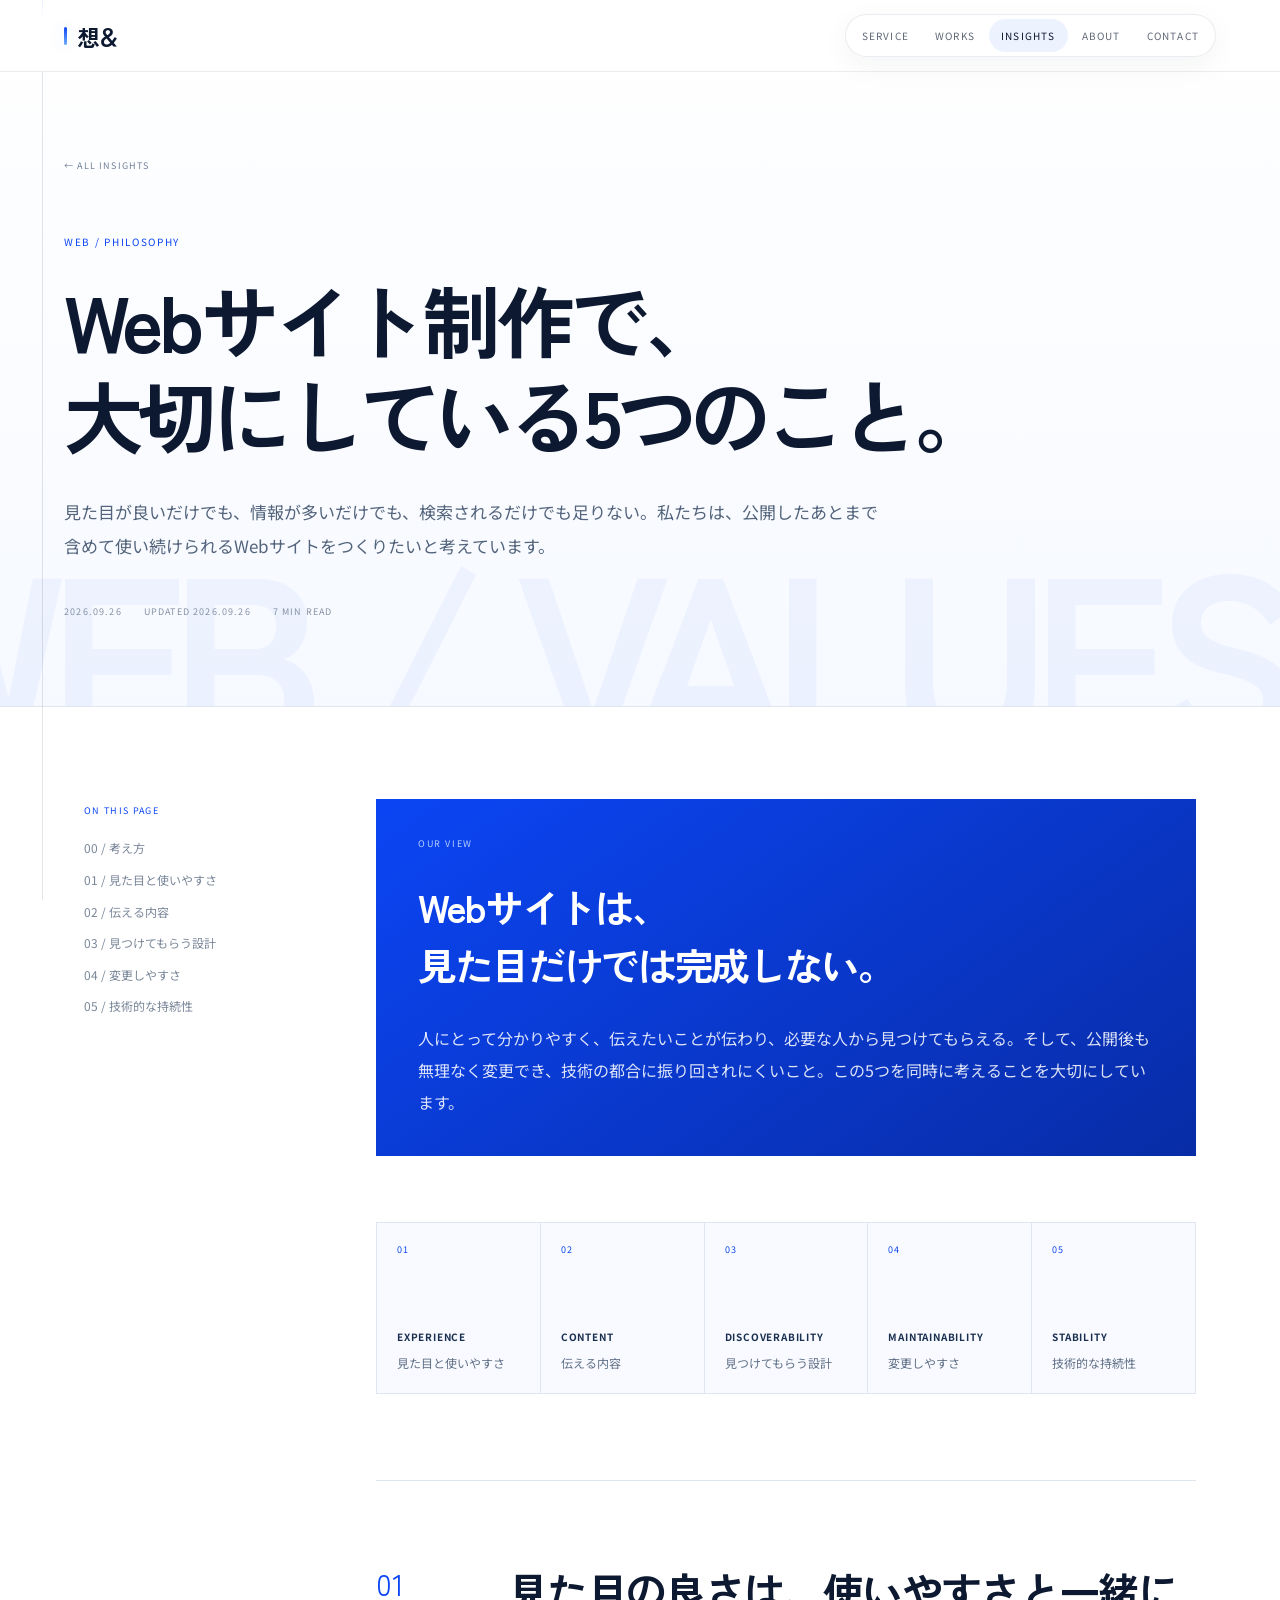
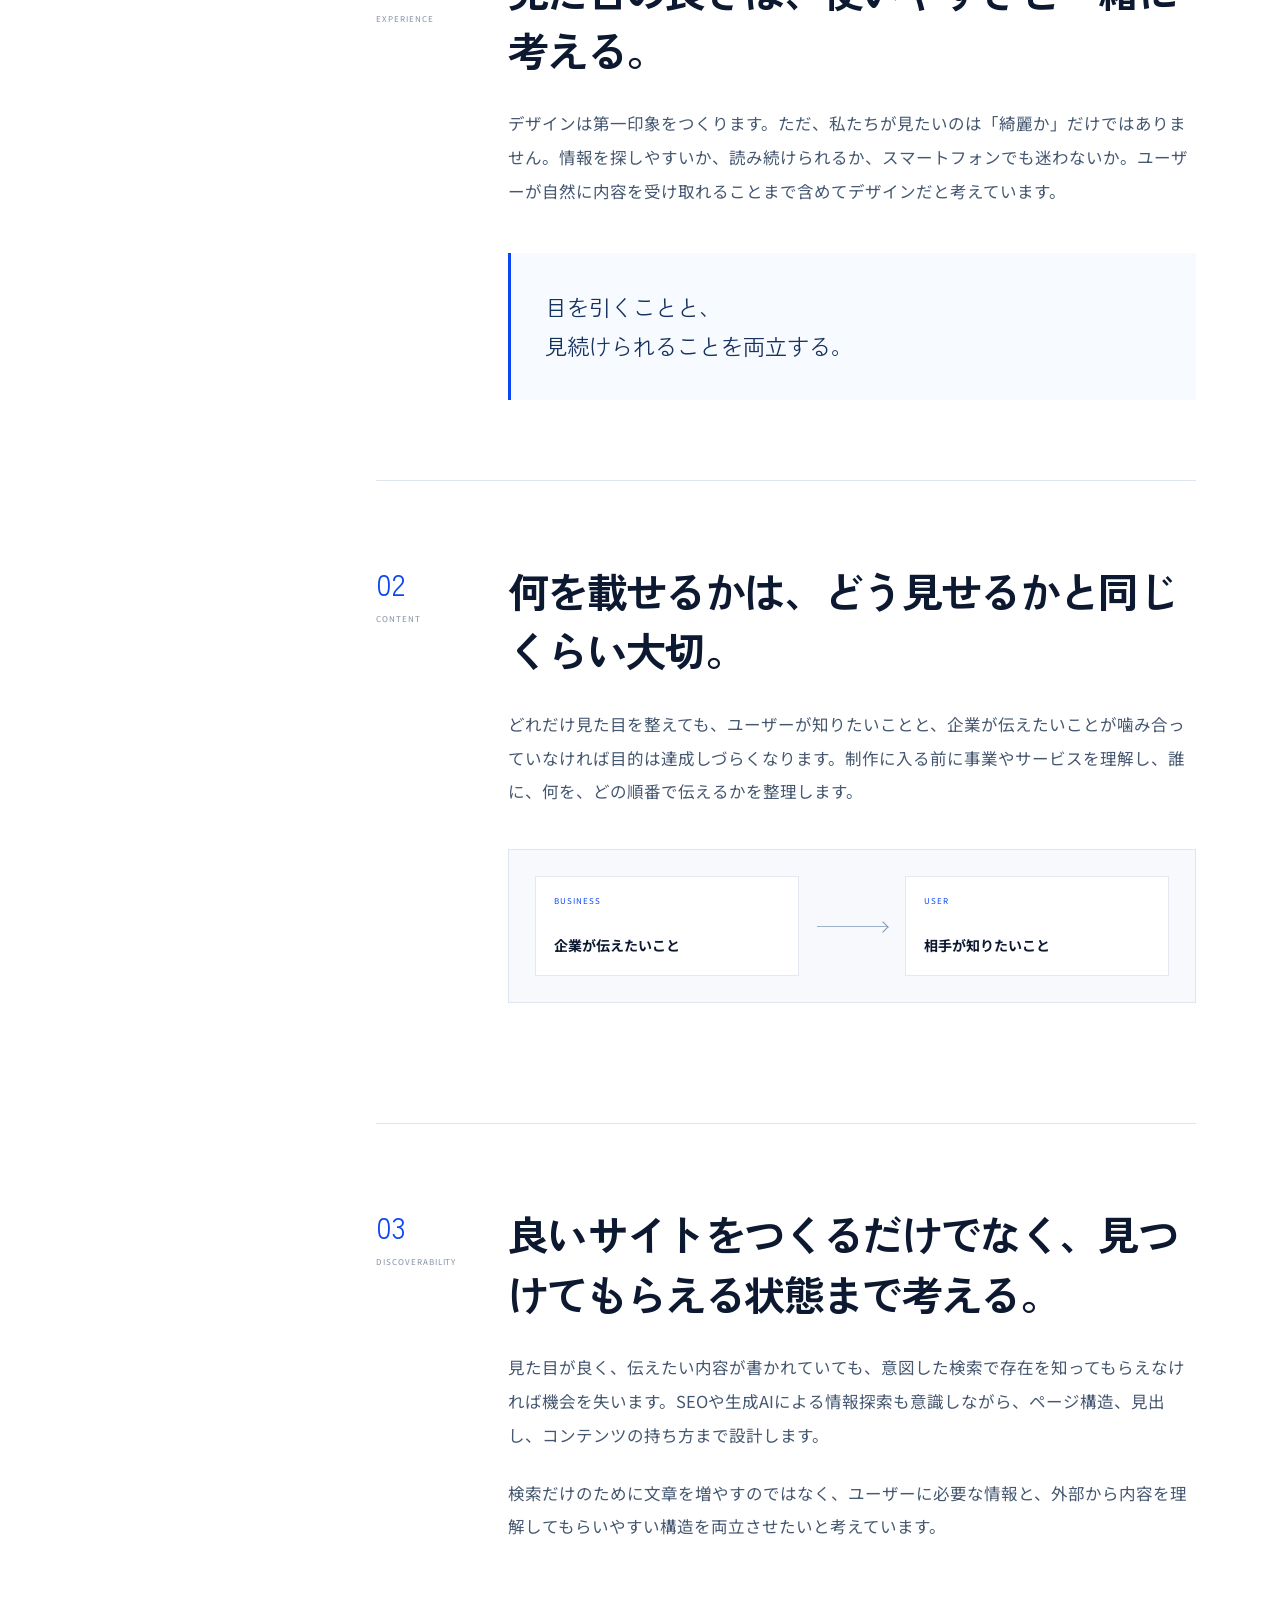
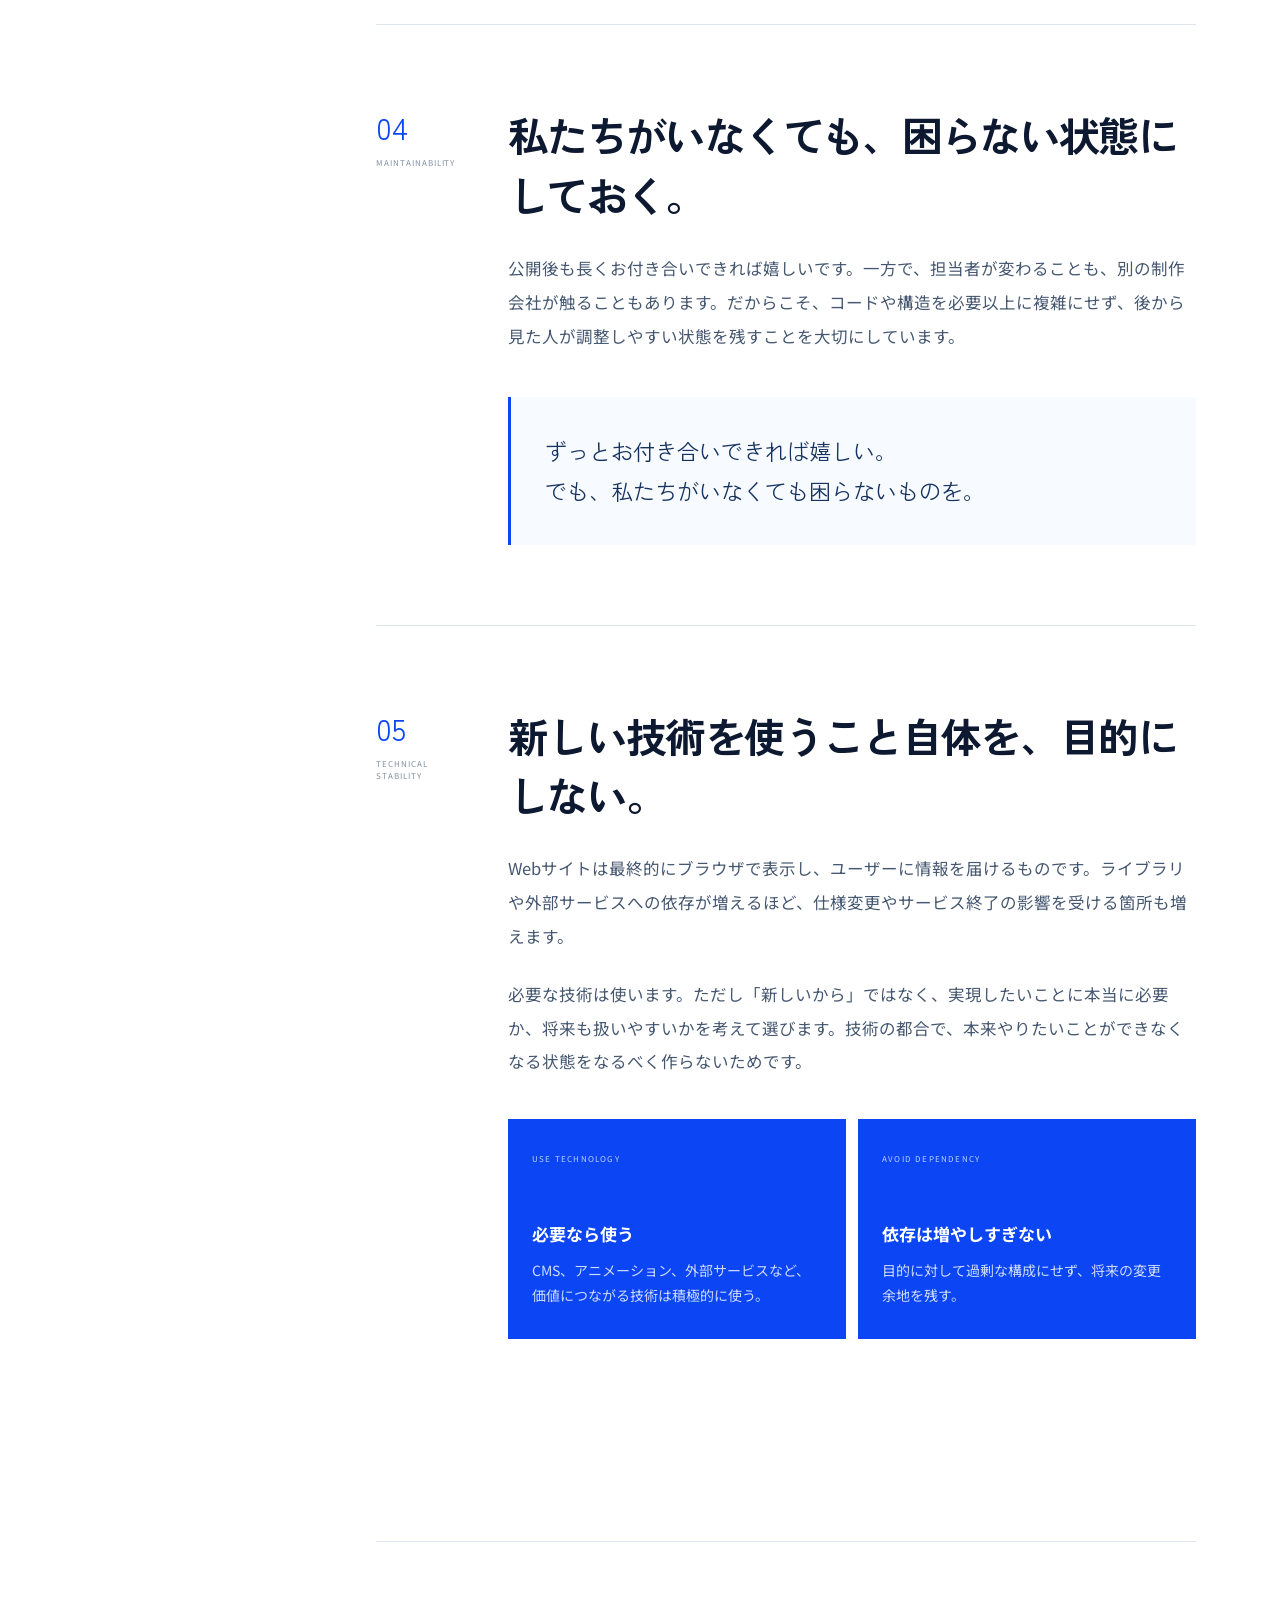
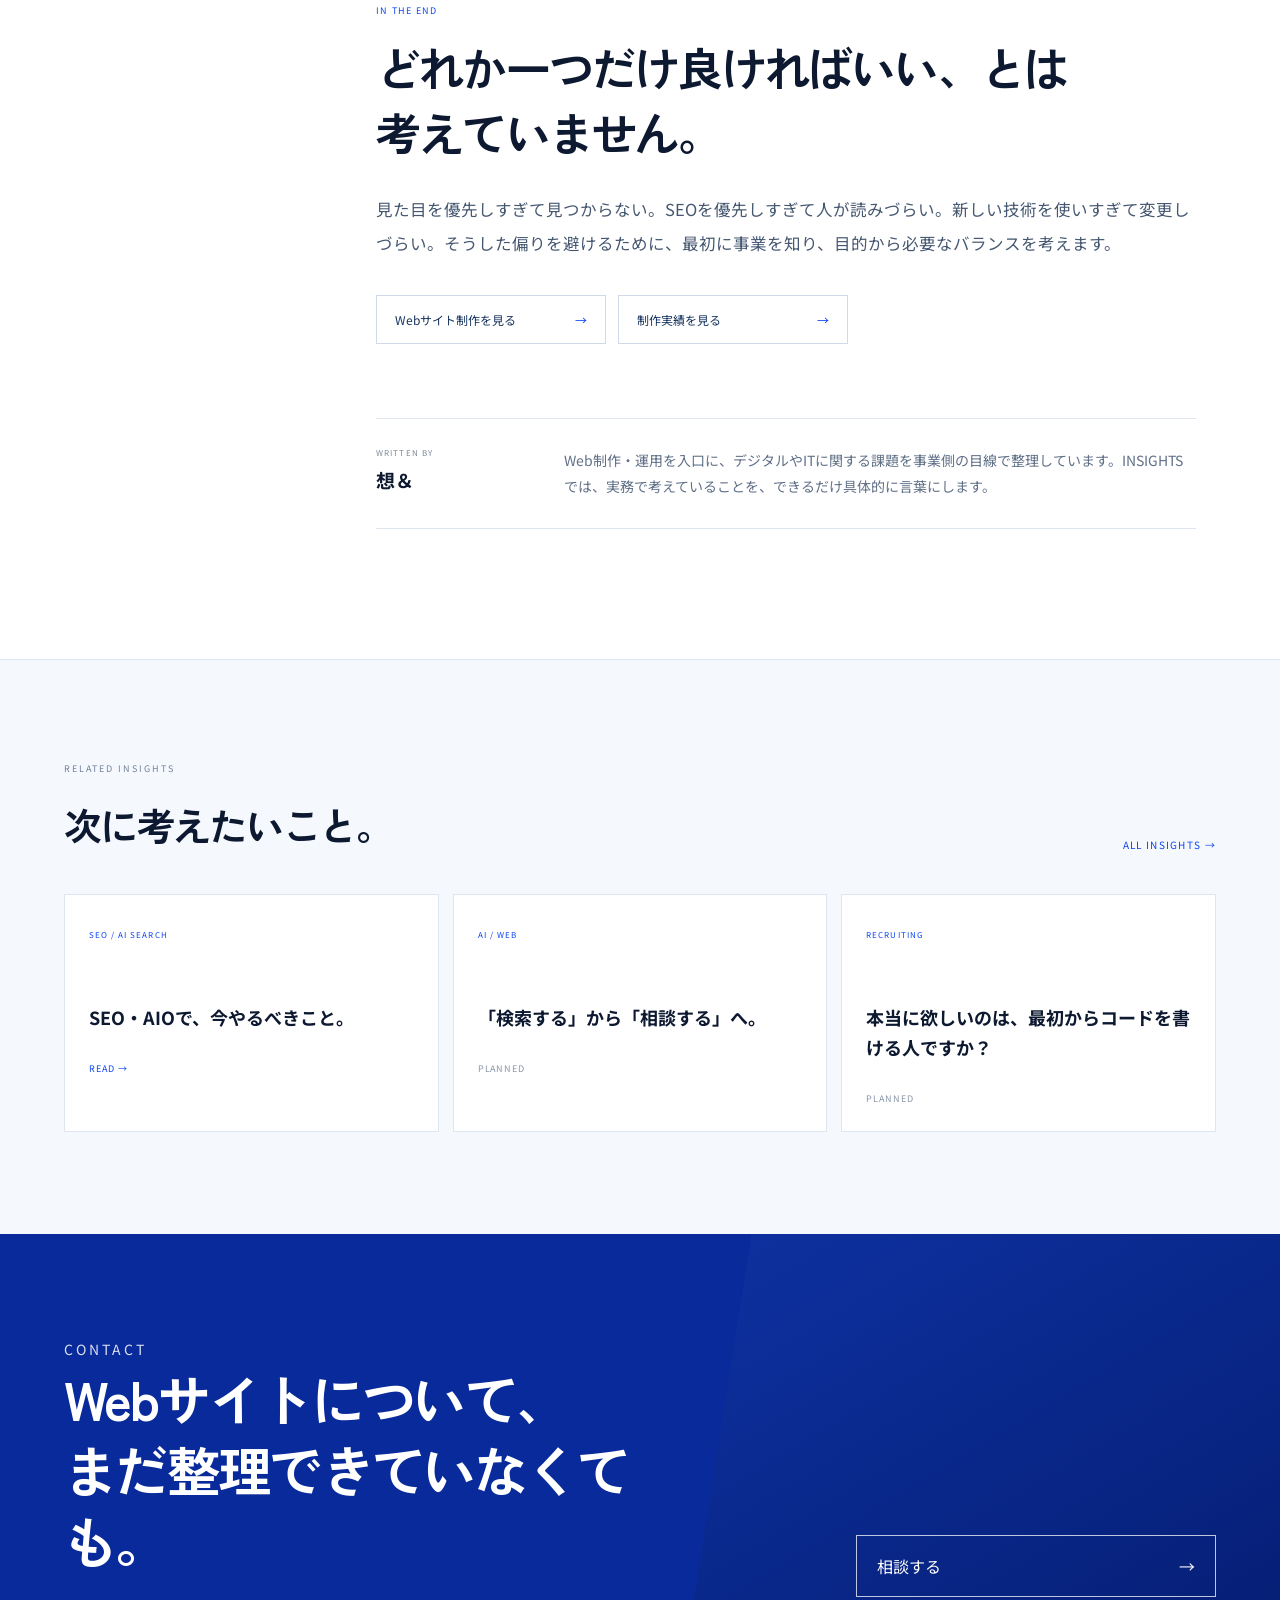
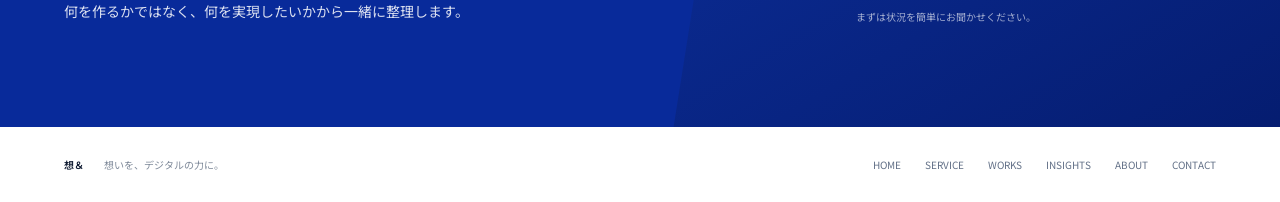
<file: insight-web-principles.html>
<!doctype html>
<html lang="ja">
<head>
  <meta charset="utf-8" />
  <meta name="viewport" content="width=device-width, initial-scale=1, viewport-fit=cover" />
  <meta name="theme-color" content="#ffffff" />
  <meta name="description" content="想＆がWebサイト制作で大切にしている、見た目と使いやすさ、コンテンツ、SEO・AIO、変更しやすさ、技術的な持続性という5つの考え方を紹介します。" />
  <title>Webサイト制作で、大切にしている5つのこと。 | INSIGHTS | 想＆</title>
  <link rel="canonical" href="https://itotsugi.net/insight-web-principles.html" />
  <link rel="preconnect" href="https://fonts.googleapis.com" />
  <link rel="preconnect" href="https://fonts.gstatic.com" crossorigin />
  <link href="https://fonts.googleapis.com/css2?family=Noto+Sans+JP:wght@400;500;600;700&family=Zen+Kaku+Gothic+Antique:wght@500;700&display=swap" rel="stylesheet" />
  <link rel="stylesheet" href="./styles.css" />
  <link rel="stylesheet" href="./lower.css" />
  <link rel="stylesheet" href="./insights.css" />
  <script src="./lower.js" defer></script>
  <script type="application/ld+json">
  {
    "@context": "https://schema.org",
    "@type": "BlogPosting",
    "headline": "Webサイト制作で、大切にしている5つのこと。",
    "description": "想＆がWebサイト制作で大切にしている5つの考え方を紹介します。",
    "datePublished": "2026-09-26T12:00:00+09:00",
    "dateModified": "2026-09-26T12:00:00+09:00",
    "author": {"@type":"Organization","name":"想＆","url":"https://itotsugi.net/"},
    "publisher": {"@type":"Organization","name":"想＆","url":"https://itotsugi.net/"},
    "mainEntityOfPage": "https://itotsugi.net/insight-web-principles.html"
  }
  </script>
</head>
<body class="lower-page article-page">
  <header class="site-header insights-header" aria-label="サイトヘッダー">
    <a class="brand" href="./index.html" aria-label="想＆ トップへ">想＆</a>
    <nav class="global-nav" id="global-menu" aria-label="メインナビゲーション">
      <a href="./index.html#service">SERVICE</a>
      <a href="./works.html">WORKS</a>
      <a href="./insights.html" aria-current="page">INSIGHTS</a>
      <a href="./index.html#about">ABOUT</a>
      <a href="./contact.html">CONTACT</a>
    </nav>
    <button class="menu-button" type="button" aria-label="メニューを開く" aria-expanded="false" aria-controls="global-menu"><span></span><span></span></button>
  </header>
  <div class="page-thread page-thread--dark" aria-hidden="true"><span class="page-thread__base"></span><span class="page-thread__progress"></span></div>

  <main>
    <article itemscope itemtype="https://schema.org/BlogPosting">
      <header class="article-hero lower-hero">
        <div class="article-hero__ghost" aria-hidden="true">WEB / VALUES</div>
        <div class="lower-inner article-hero__inner">
          <a class="article-back reveal-item" href="./insights.html">← ALL INSIGHTS</a>
          <p class="article-category reveal-item">WEB / PHILOSOPHY</p>
          <h1 class="reveal-item" itemprop="headline">Webサイト制作で、<br />大切にしている5つのこと。</h1>
          <p class="article-lead reveal-item">見た目が良いだけでも、情報が多いだけでも、検索されるだけでも足りない。私たちは、公開したあとまで含めて使い続けられるWebサイトをつくりたいと考えています。</p>
          <div class="article-meta reveal-item"><span>2026.09.26</span><span>UPDATED 2026.09.26</span><span>7 MIN READ</span></div>
        </div>
      </header>

      <div class="article-layout">
        <aside class="article-toc" aria-label="この記事の内容">
          <p>ON THIS PAGE</p>
          <a href="#summary">00 / 考え方</a>
          <a href="#experience">01 / 見た目と使いやすさ</a>
          <a href="#content">02 / 伝える内容</a>
          <a href="#discoverability">03 / 見つけてもらう設計</a>
          <a href="#maintainability">04 / 変更しやすさ</a>
          <a href="#stability">05 / 技術的な持続性</a>
        </aside>

        <div class="article-content">
          <section class="article-summary reveal-item" id="summary">
            <span>OUR VIEW</span>
            <h2>Webサイトは、<br />見た目だけでは完成しない。</h2>
            <p>人にとって分かりやすく、伝えたいことが伝わり、必要な人から見つけてもらえる。そして、公開後も無理なく変更でき、技術の都合に振り回されにくいこと。この5つを同時に考えることを大切にしています。</p>
          </section>

          <div class="article-five-map reveal-item" aria-label="Web制作で大切にしている5つの視点">
            <div><span>01</span><b>EXPERIENCE</b><small>見た目と使いやすさ</small></div>
            <div><span>02</span><b>CONTENT</b><small>伝える内容</small></div>
            <div><span>03</span><b>DISCOVERABILITY</b><small>見つけてもらう設計</small></div>
            <div><span>04</span><b>MAINTAINABILITY</b><small>変更しやすさ</small></div>
            <div><span>05</span><b>STABILITY</b><small>技術的な持続性</small></div>
          </div>

          <section class="article-section reveal-item" id="experience">
            <div class="article-section__index"><span>01</span><small>EXPERIENCE</small></div>
            <div class="article-section__body">
              <h2>見た目の良さは、使いやすさと一緒に考える。</h2>
              <p>デザインは第一印象をつくります。ただ、私たちが見たいのは「綺麗か」だけではありません。情報を探しやすいか、読み続けられるか、スマートフォンでも迷わないか。ユーザーが自然に内容を受け取れることまで含めてデザインだと考えています。</p>
              <blockquote class="article-quote"><p>目を引くことと、<br />見続けられることを両立する。</p></blockquote>
            </div>
          </section>

          <section class="article-section reveal-item" id="content">
            <div class="article-section__index"><span>02</span><small>CONTENT</small></div>
            <div class="article-section__body">
              <h2>何を載せるかは、どう見せるかと同じくらい大切。</h2>
              <p>どれだけ見た目を整えても、ユーザーが知りたいことと、企業が伝えたいことが噛み合っていなければ目的は達成しづらくなります。制作に入る前に事業やサービスを理解し、誰に、何を、どの順番で伝えるかを整理します。</p>
              <div class="article-status"><div><small>BUSINESS</small><strong>企業が伝えたいこと</strong></div><i></i><div><small>USER</small><strong>相手が知りたいこと</strong></div></div>
            </div>
          </section>

          <section class="article-section reveal-item" id="discoverability">
            <div class="article-section__index"><span>03</span><small>DISCOVERABILITY</small></div>
            <div class="article-section__body">
              <h2>良いサイトをつくるだけでなく、見つけてもらえる状態まで考える。</h2>
              <p>見た目が良く、伝えたい内容が書かれていても、意図した検索で存在を知ってもらえなければ機会を失います。SEOや生成AIによる情報探索も意識しながら、ページ構造、見出し、コンテンツの持ち方まで設計します。</p>
              <p>検索だけのために文章を増やすのではなく、ユーザーに必要な情報と、外部から内容を理解してもらいやすい構造を両立させたいと考えています。</p>
            </div>
          </section>

          <section class="article-section reveal-item" id="maintainability">
            <div class="article-section__index"><span>04</span><small>MAINTAINABILITY</small></div>
            <div class="article-section__body">
              <h2>私たちがいなくても、困らない状態にしておく。</h2>
              <p>公開後も長くお付き合いできれば嬉しいです。一方で、担当者が変わることも、別の制作会社が触ることもあります。だからこそ、コードや構造を必要以上に複雑にせず、後から見た人が調整しやすい状態を残すことを大切にしています。</p>
              <blockquote class="article-quote"><p>ずっとお付き合いできれば嬉しい。<br />でも、私たちがいなくても困らないものを。</p></blockquote>
            </div>
          </section>

          <section class="article-section reveal-item" id="stability">
            <div class="article-section__index"><span>05</span><small>TECHNICAL STABILITY</small></div>
            <div class="article-section__body">
              <h2>新しい技術を使うこと自体を、目的にしない。</h2>
              <p>Webサイトは最終的にブラウザで表示し、ユーザーに情報を届けるものです。ライブラリや外部サービスへの依存が増えるほど、仕様変更やサービス終了の影響を受ける箇所も増えます。</p>
              <p>必要な技術は使います。ただし「新しいから」ではなく、実現したいことに本当に必要か、将来も扱いやすいかを考えて選びます。技術の都合で、本来やりたいことができなくなる状態をなるべく作らないためです。</p>
              <div class="article-action-board article-action-board--two">
                <div><span>USE TECHNOLOGY</span><strong>必要なら使う</strong><p>CMS、アニメーション、外部サービスなど、価値につながる技術は積極的に使う。</p></div>
                <div><span>AVOID DEPENDENCY</span><strong>依存は増やしすぎない</strong><p>目的に対して過剰な構成にせず、将来の変更余地を残す。</p></div>
              </div>
            </div>
          </section>

          <section class="article-closing reveal-item">
            <p class="article-sources__label">IN THE END</p>
            <h2>どれか一つだけ良ければいい、とは考えていません。</h2>
            <p>見た目を優先しすぎて見つからない。SEOを優先しすぎて人が読みづらい。新しい技術を使いすぎて変更しづらい。そうした偏りを避けるために、最初に事業を知り、目的から必要なバランスを考えます。</p>
            <div class="article-closing__links"><a href="./web-production.html">Webサイト制作を見る <span>→</span></a><a href="./works.html">制作実績を見る <span>→</span></a></div>
          </section>

          <section class="article-author reveal-item">
            <div><small>WRITTEN BY</small><strong>想＆</strong></div>
            <p>Web制作・運用を入口に、デジタルやITに関する課題を事業側の目線で整理しています。INSIGHTSでは、実務で考えていることを、できるだけ具体的に言葉にします。</p>
          </section>
        </div>
      </div>

      <section class="article-related">
        <div class="lower-inner">
          <div class="article-related__head"><div><p class="lower-kicker lower-kicker--dark">RELATED INSIGHTS</p><h2>次に考えたいこと。</h2></div><a href="./insights.html">ALL INSIGHTS →</a></div>
          <div class="article-related__grid">
            <a href="./insight-seo-aio.html"><span>SEO / AI SEARCH</span><h3>SEO・AIOで、今やるべきこと。</h3><small>READ →</small></a>
            <article><span>AI / WEB</span><h3>「検索する」から「相談する」へ。</h3><small>PLANNED</small></article>
            <article><span>RECRUITING</span><h3>本当に欲しいのは、最初からコードを書ける人ですか？</h3><small>PLANNED</small></article>
          </div>
        </div>
      </section>
    </article>

    <section class="lower-contact" id="contact" aria-labelledby="contact-title">
      <div class="lower-contact__deep" aria-hidden="true"></div>
      <div class="lower-inner lower-contact__grid">
        <div class="reveal-item"><p class="lower-kicker">CONTACT</p><h2 id="contact-title">Webサイトについて、<br />まだ整理できていなくても。</h2><p>何を作るかではなく、何を実現したいかから一緒に整理します。</p></div>
        <div class="lower-contact__action reveal-item"><a href="./contact.html">相談する <span>→</span></a><small>まずは状況を簡単にお聞かせください。</small></div>
      </div>
    </section>
  </main>

  <footer class="site-footer">
    <div class="footer-brand">想＆ <span>想いを、デジタルの力に。</span></div>
    <nav aria-label="フッターナビゲーション"><a href="./index.html">HOME</a><a href="./index.html#service">SERVICE</a><a href="./works.html">WORKS</a><a href="./insights.html">INSIGHTS</a><a href="./index.html#about">ABOUT</a><a href="./contact.html">CONTACT</a></nav>
  </footer>
</body>
</html>
</file>
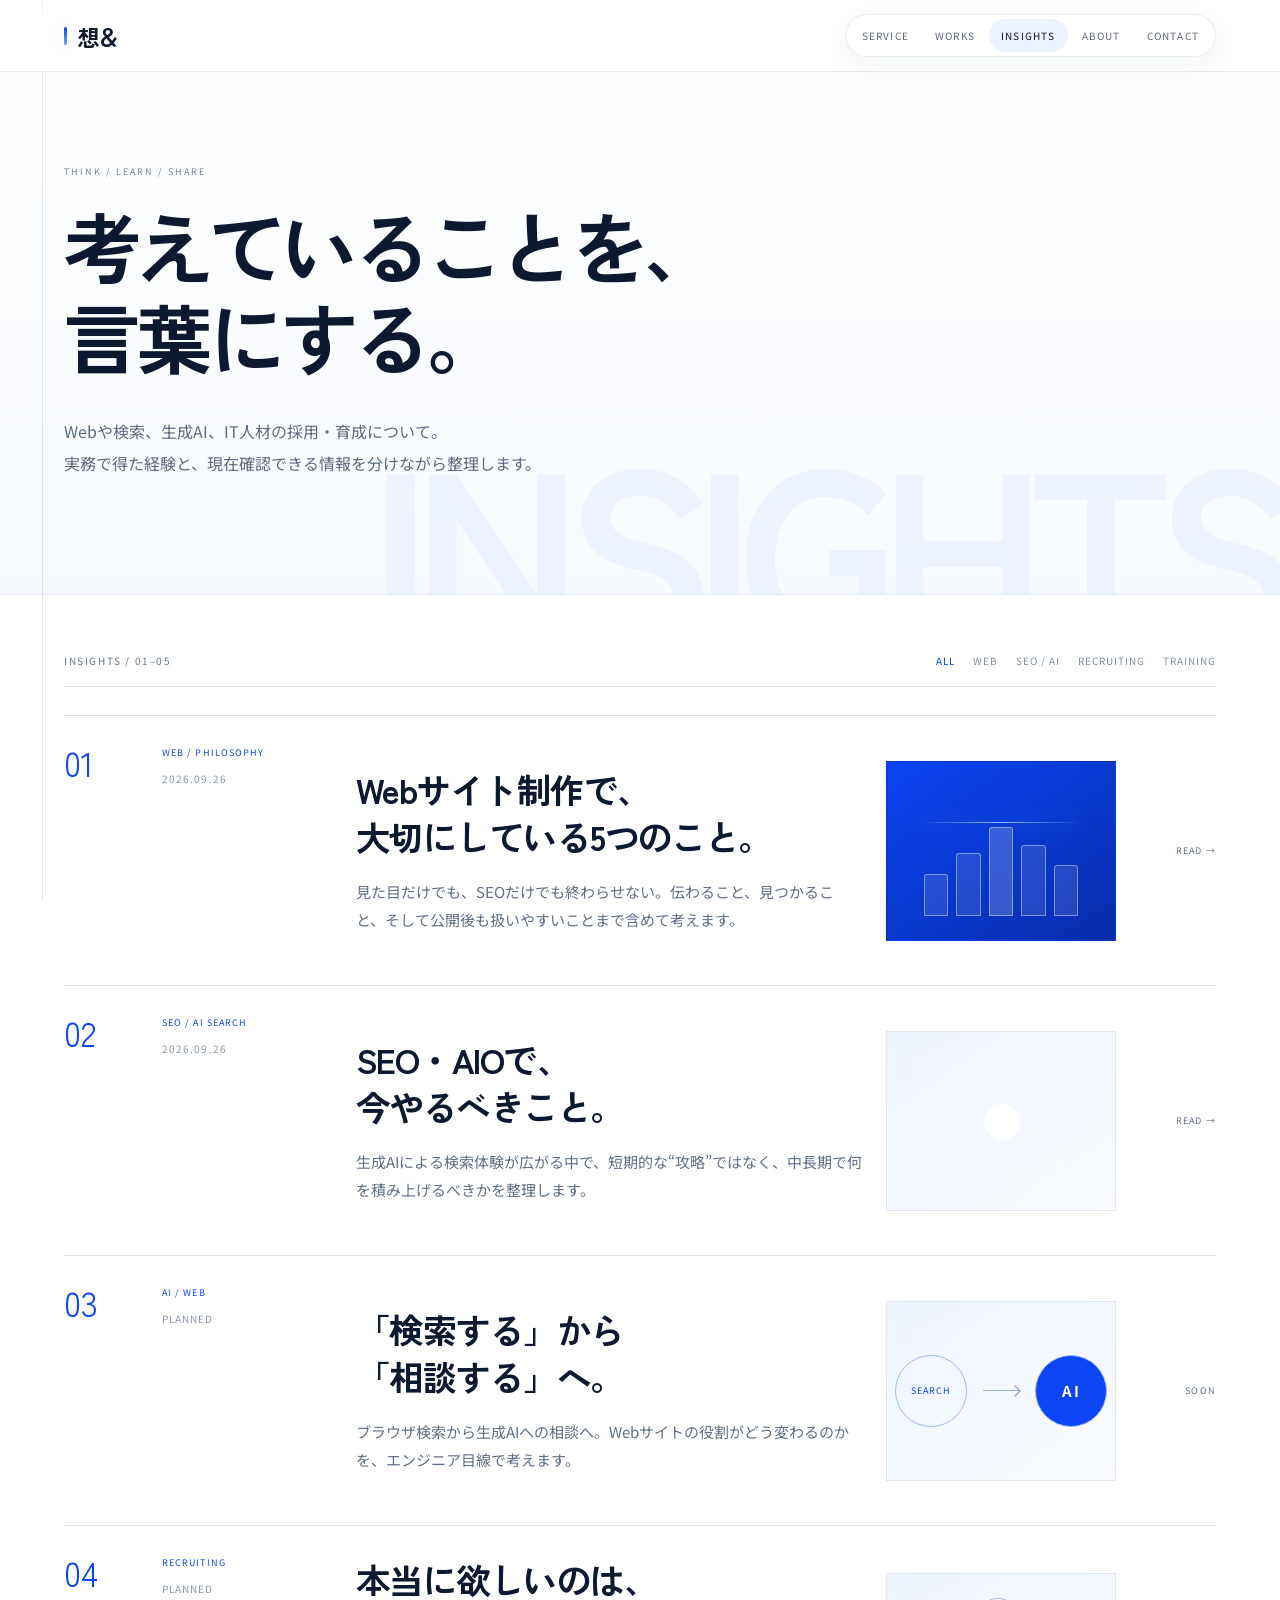
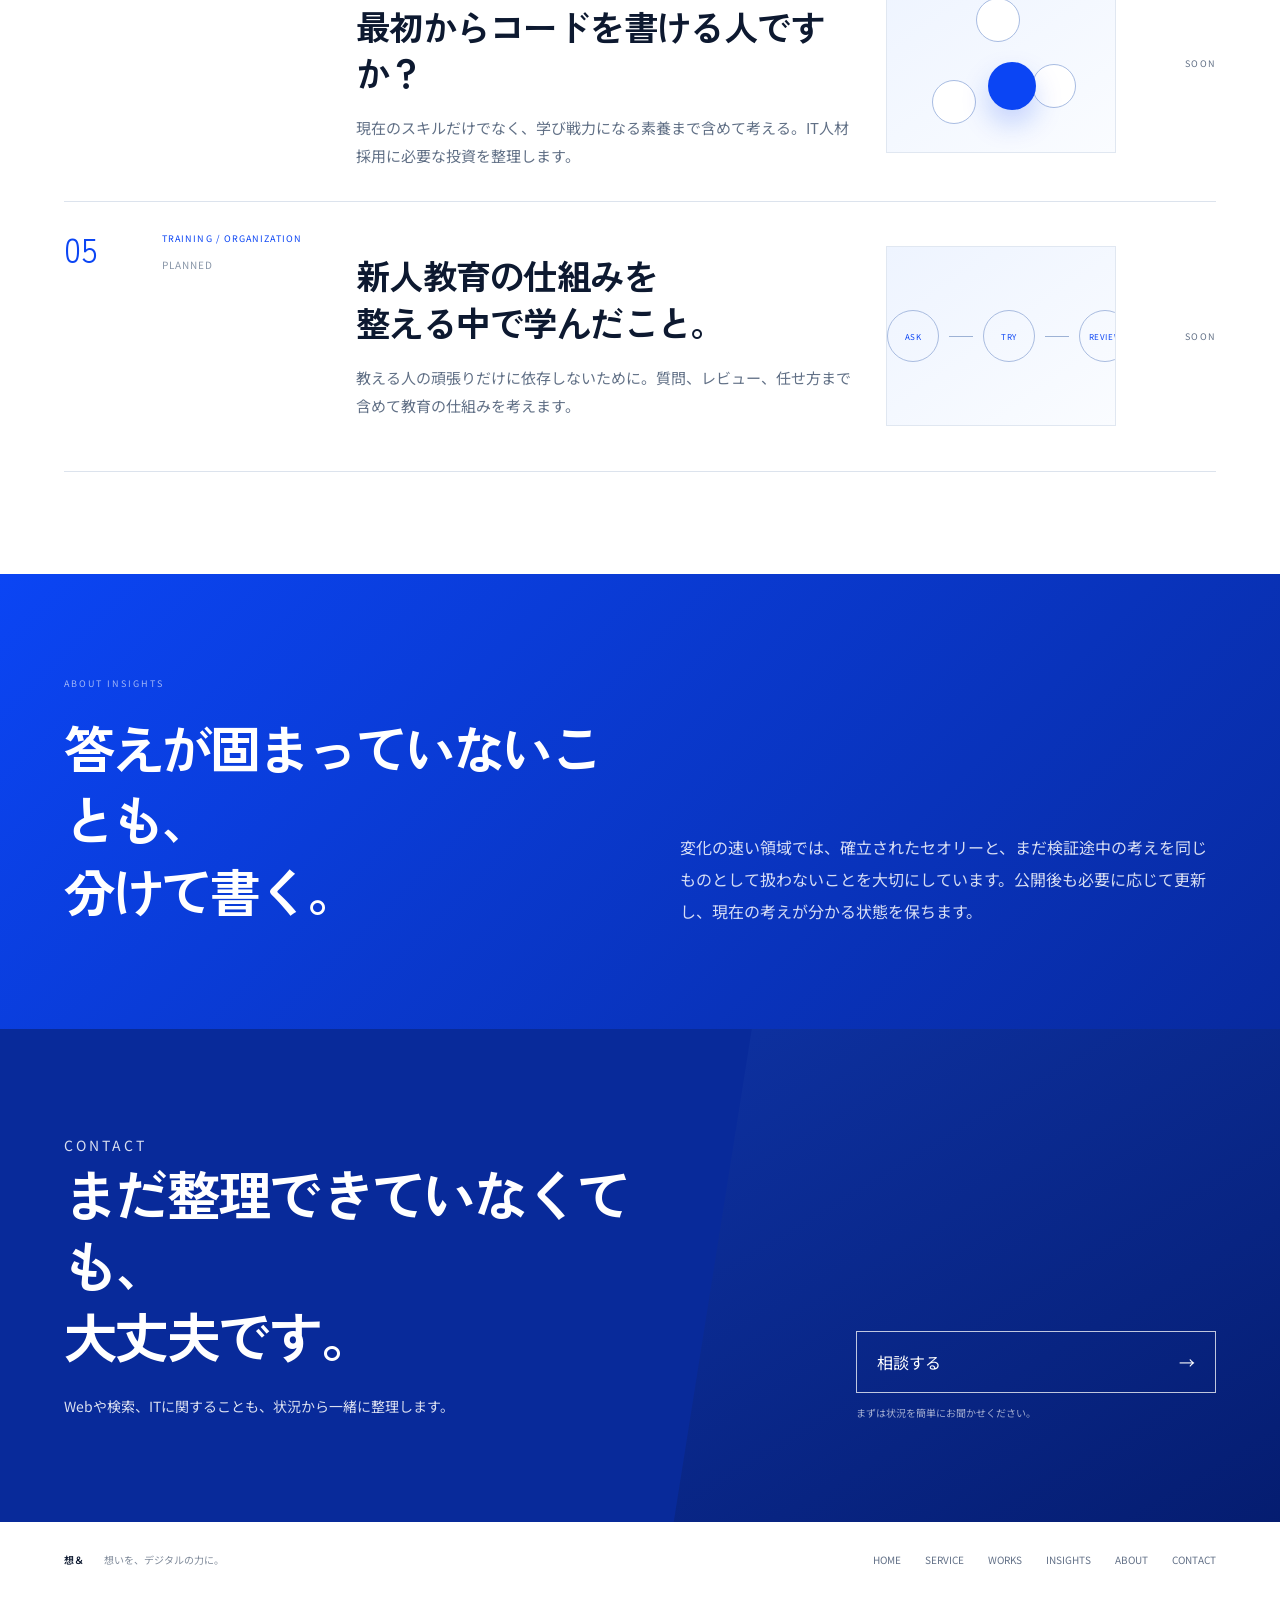
<file: insights.html>
<!doctype html>
<html lang="ja">
<head>
  <meta charset="utf-8" />
  <meta name="viewport" content="width=device-width, initial-scale=1, viewport-fit=cover" />
  <meta name="theme-color" content="#ffffff" />
  <meta name="description" content="SEO・AIO、Web、IT人材採用、新人教育など、想＆が実務と技術の両面から考えていることをまとめたINSIGHTSです。" />
  <title>INSIGHTS | SEO・AI・採用・育成の知見 | 想＆</title>
  <link rel="preconnect" href="https://fonts.googleapis.com" />
  <link rel="preconnect" href="https://fonts.gstatic.com" crossorigin />
  <link href="https://fonts.googleapis.com/css2?family=Noto+Sans+JP:wght@400;500;600;700&family=Zen+Kaku+Gothic+Antique:wght@500;700&display=swap" rel="stylesheet" />
  <link rel="stylesheet" href="./styles.css" />
  <link rel="stylesheet" href="./lower.css" />
  <link rel="stylesheet" href="./insights.css" />
  <script src="./lower.js" defer></script>
</head>
<body class="lower-page insights-page">
  <header class="site-header insights-header" aria-label="サイトヘッダー">
    <a class="brand" href="./index.html" aria-label="想＆ トップへ">想＆</a>
    <nav class="global-nav" id="global-menu" aria-label="メインナビゲーション">
      <a href="./index.html#service">SERVICE</a>
      <a href="./works.html">WORKS</a>
      <a href="./insights.html" aria-current="page">INSIGHTS</a>
      <a href="./index.html#about">ABOUT</a>
      <a href="./contact.html">CONTACT</a>
    </nav>
    <button class="menu-button" type="button" aria-label="メニューを開く" aria-expanded="false" aria-controls="global-menu"><span></span><span></span></button>
  </header>

  <div class="page-thread page-thread--dark" aria-hidden="true"><span class="page-thread__base"></span><span class="page-thread__progress"></span></div>

  <main>
    <header class="insights-hero lower-hero">
      <div class="insights-hero__ghost" aria-hidden="true">INSIGHTS</div>
      <div class="lower-inner insights-hero__inner">
        <p class="lower-kicker lower-kicker--dark reveal-item">THINK / LEARN / SHARE</p>
        <h1 class="reveal-item">考えていることを、<br />言葉にする。</h1>
        <p class="insights-hero__lead reveal-item">Webや検索、生成AI、IT人材の採用・育成について。<br class="desktop-only" />実務で得た経験と、現在確認できる情報を分けながら整理します。</p>
      </div>
    </header>

    <section class="insights-index" aria-label="記事一覧">
      <div class="lower-inner">
        <div class="insights-index__bar reveal-item">
          <p>INSIGHTS / 01–05</p>
          <div class="insights-filter" aria-label="カテゴリー"><span class="is-active">ALL</span><span>WEB</span><span>SEO / AI</span><span>RECRUITING</span><span>TRAINING</span></div>
        </div>

        <div class="insight-list">
          <a class="insight-row insight-row--featured reveal-item" href="./insight-web-principles.html">
            <div class="insight-row__number">01</div>
            <div class="insight-row__meta"><span>WEB / PHILOSOPHY</span><time datetime="2026-09-26">2026.09.26</time></div>
            <div class="insight-row__main"><h2>Webサイト制作で、<br />大切にしている5つのこと。</h2><p>見た目だけでも、SEOだけでも終わらせない。伝わること、見つかること、そして公開後も扱いやすいことまで含めて考えます。</p></div>
            <div class="insight-row__visual" aria-hidden="true"><div class="principles-visual"><i></i><i></i><i></i><i></i><i></i><b></b></div></div>
            <span class="insight-row__arrow">READ →</span>
          </a>

          <a class="insight-row reveal-item" href="./insight-seo-aio.html">
            <div class="insight-row__number">02</div>
            <div class="insight-row__meta"><span>SEO / AI SEARCH</span><time datetime="2026-09-26">2026.09.26</time></div>
            <div class="insight-row__main"><h2>SEO・AIOで、<br />今やるべきこと。</h2><p>生成AIによる検索体験が広がる中で、短期的な“攻略”ではなく、中長期で何を積み上げるべきかを整理します。</p></div>
            <div class="insight-row__visual" aria-hidden="true"><div class="signal-map"><i></i><i></i><i></i><b></b><span></span><span></span></div></div>
            <span class="insight-row__arrow">READ →</span>
          </a>

          <article class="insight-row reveal-item">
            <div class="insight-row__number">03</div>
            <div class="insight-row__meta"><span>AI / WEB</span><small>PLANNED</small></div>
            <div class="insight-row__main"><h2>「検索する」から<br />「相談する」へ。</h2><p>ブラウザ検索から生成AIへの相談へ。Webサイトの役割がどう変わるのかを、エンジニア目線で考えます。</p></div>
            <div class="insight-row__visual" aria-hidden="true"><div class="search-shift"><span>SEARCH</span><i></i><b>AI</b></div></div>
            <span class="insight-row__arrow">SOON</span>
          </article>

          <article class="insight-row reveal-item">
            <div class="insight-row__number">04</div>
            <div class="insight-row__meta"><span>RECRUITING</span><small>PLANNED</small></div>
            <div class="insight-row__main"><h2>本当に欲しいのは、<br />最初からコードを書ける人ですか？</h2><p>現在のスキルだけでなく、学び戦力になる素養まで含めて考える。IT人材採用に必要な投資を整理します。</p></div>
            <div class="insight-row__visual" aria-hidden="true"><div class="talent-visual"><i></i><i></i><i></i><b></b></div></div>
            <span class="insight-row__arrow">SOON</span>
          </article>

          <article class="insight-row reveal-item">
            <div class="insight-row__number">05</div>
            <div class="insight-row__meta"><span>TRAINING / ORGANIZATION</span><small>PLANNED</small></div>
            <div class="insight-row__main"><h2>新人教育の仕組みを<br />整える中で学んだこと。</h2><p>教える人の頑張りだけに依存しないために。質問、レビュー、任せ方まで含めて教育の仕組みを考えます。</p></div>
            <div class="insight-row__visual" aria-hidden="true"><div class="growth-visual"><span>ASK</span><i></i><span>TRY</span><i></i><span>REVIEW</span></div></div>
            <span class="insight-row__arrow">SOON</span>
          </article>
        </div>
      </div>
    </section>

    <section class="insights-note">
      <div class="lower-inner insights-note__grid">
        <div class="reveal-item"><p class="lower-kicker">ABOUT INSIGHTS</p><h2>答えが固まっていないことも、<br />分けて書く。</h2></div>
        <p class="reveal-item">変化の速い領域では、確立されたセオリーと、まだ検証途中の考えを同じものとして扱わないことを大切にしています。公開後も必要に応じて更新し、現在の考えが分かる状態を保ちます。</p>
      </div>
    </section>

    <section class="lower-contact" id="contact" aria-labelledby="contact-title">
      <div class="lower-contact__deep" aria-hidden="true"></div>
      <div class="lower-inner lower-contact__grid">
        <div class="reveal-item"><p class="lower-kicker">CONTACT</p><h2 id="contact-title">まだ整理できていなくても、<br />大丈夫です。</h2><p>Webや検索、ITに関することも、状況から一緒に整理します。</p></div>
        <div class="lower-contact__action reveal-item"><a href="./contact.html">相談する <span>→</span></a><small>まずは状況を簡単にお聞かせください。</small></div>
      </div>
    </section>
  </main>

  <footer class="site-footer">
    <div class="footer-brand">想＆ <span>想いを、デジタルの力に。</span></div>
    <nav aria-label="フッターナビゲーション"><a href="./index.html">HOME</a><a href="./index.html#service">SERVICE</a><a href="./works.html">WORKS</a><a href="./insights.html">INSIGHTS</a><a href="./index.html#about">ABOUT</a><a href="./contact.html">CONTACT</a></nav>
  </footer>
</body>
</html>
</file>
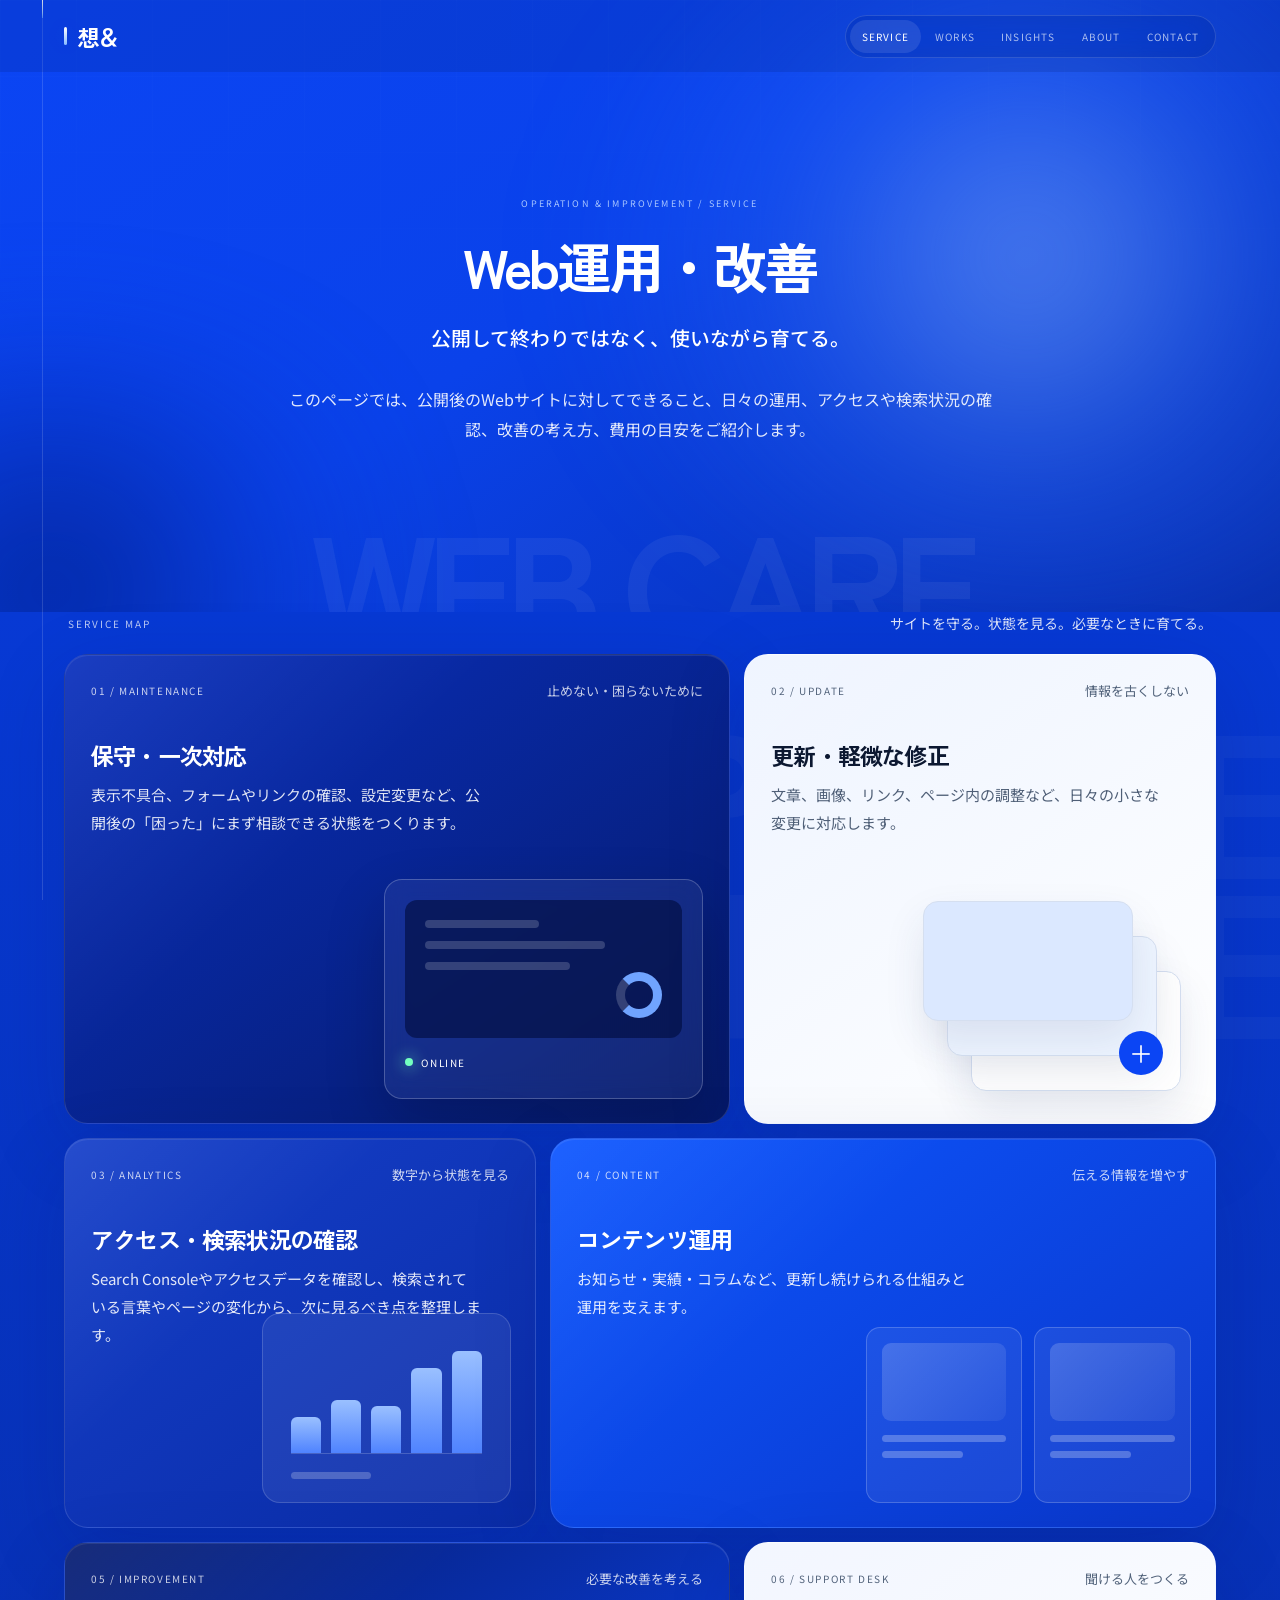
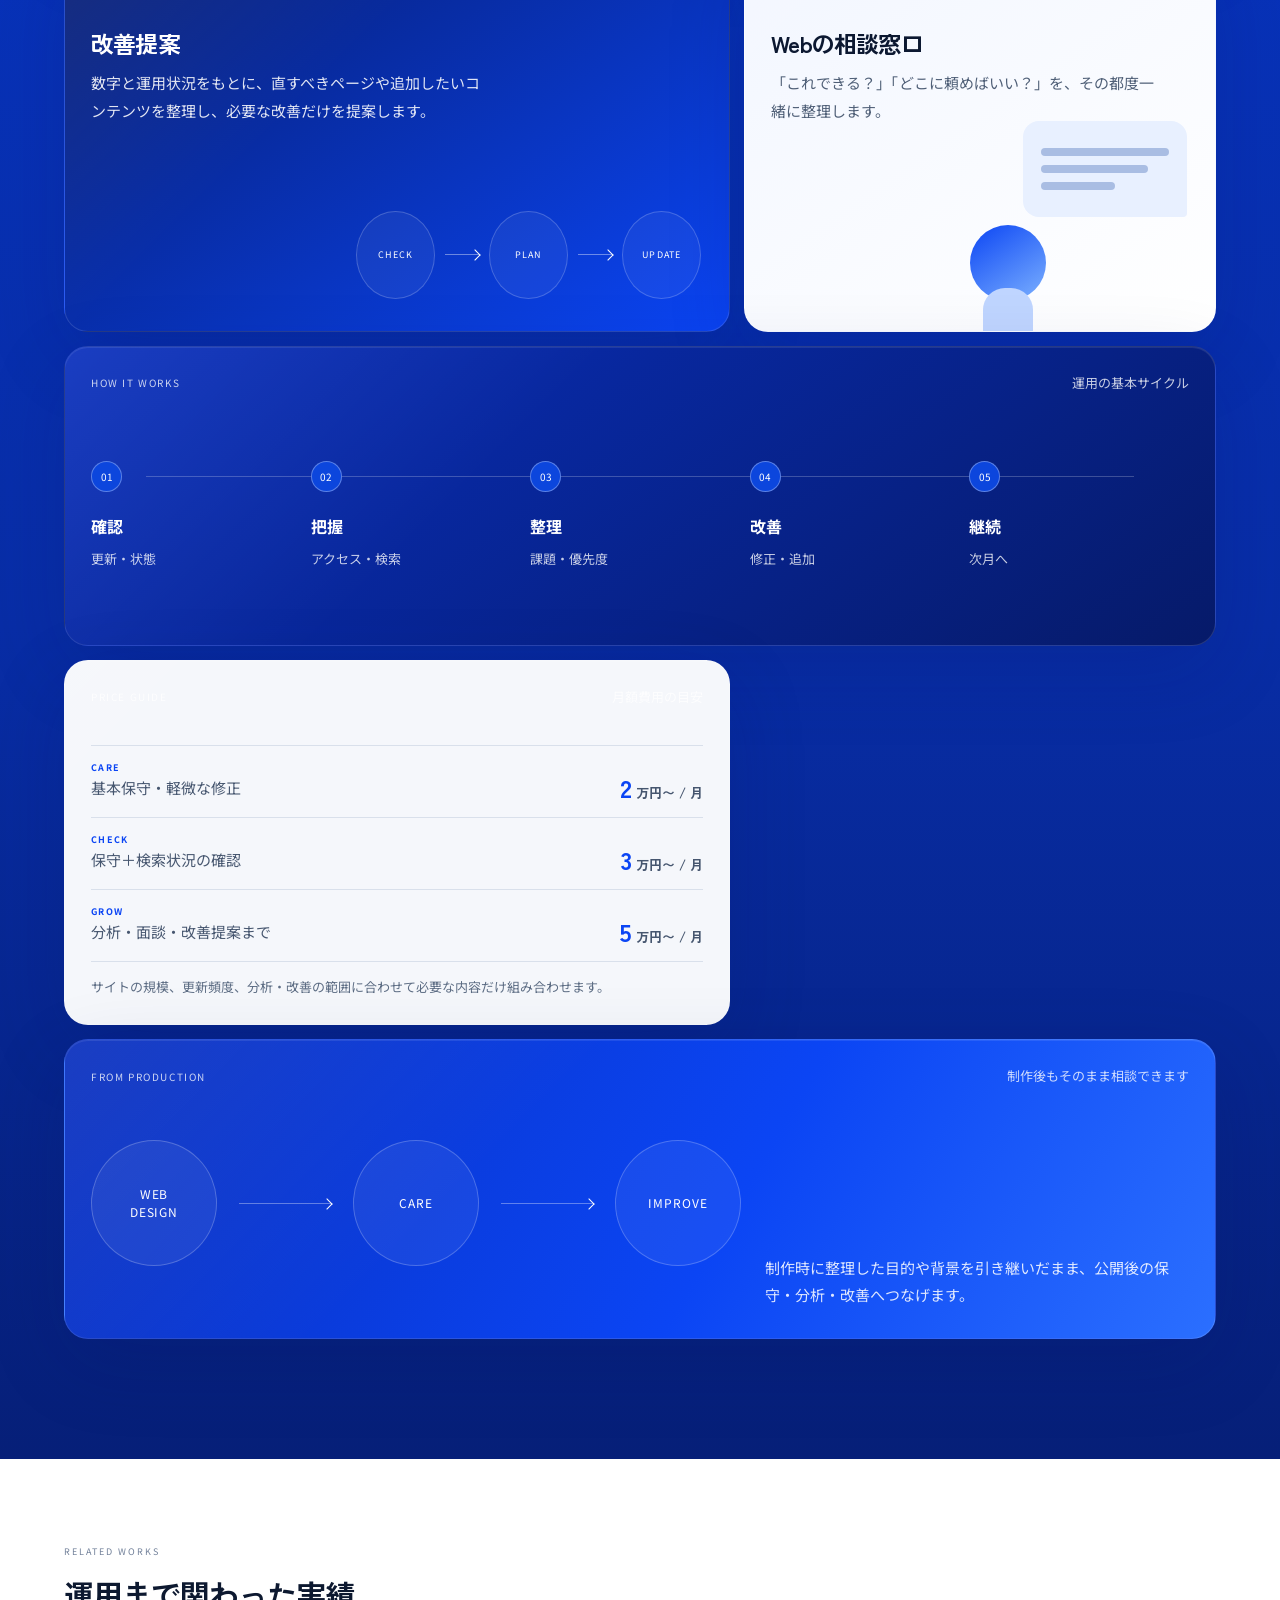
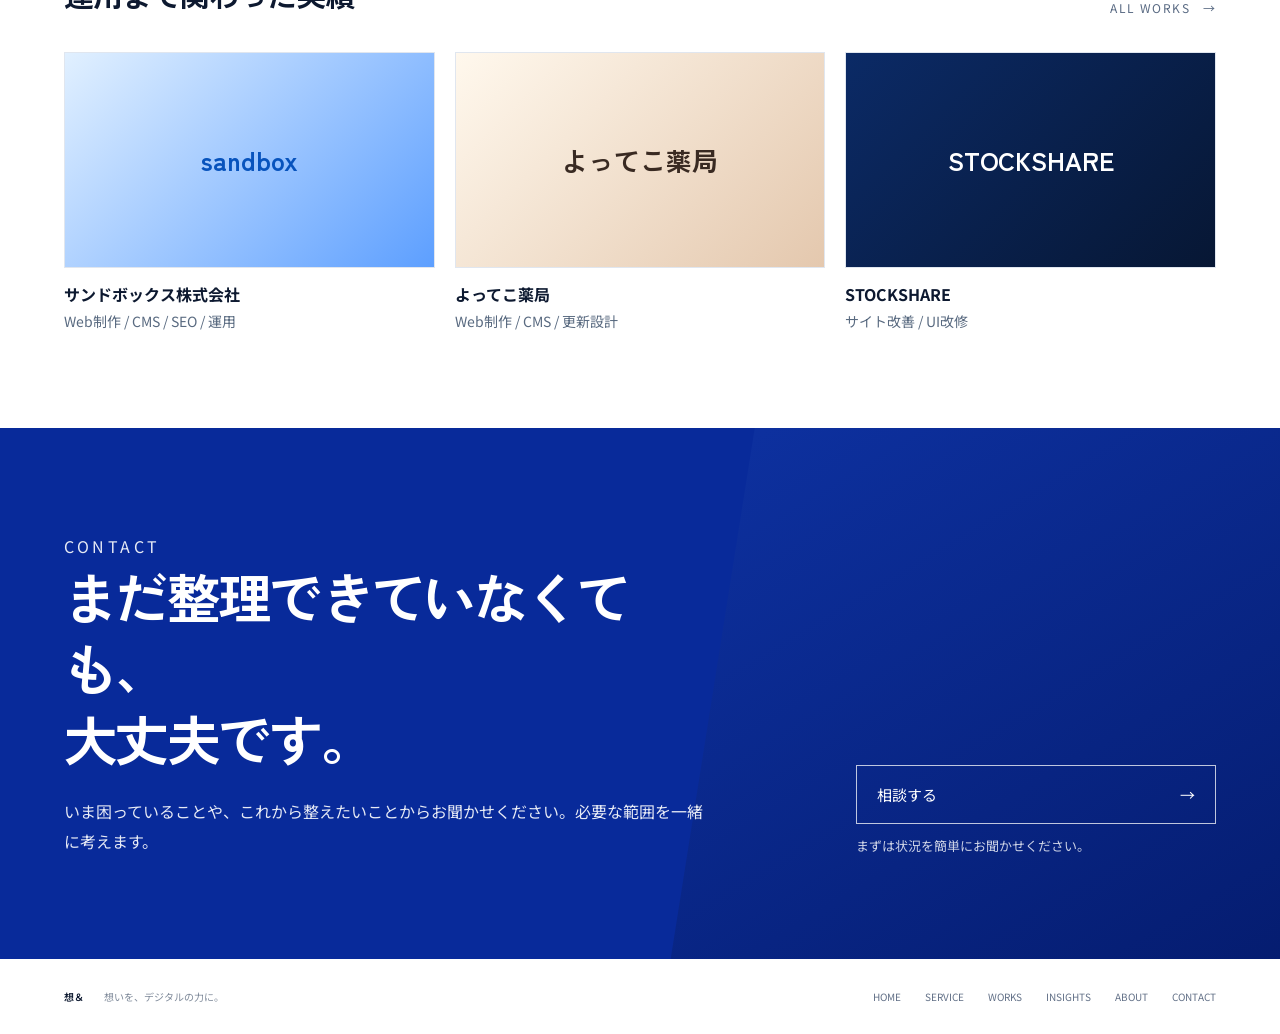
<file: web-operation.html>
<!doctype html>
<html lang="ja">
<head>
  <meta charset="utf-8" />
  <meta name="viewport" content="width=device-width, initial-scale=1, viewport-fit=cover" />
  <meta name="theme-color" content="#0b45f4" />
  <meta name="description" content="想＆のWeb運用・改善支援。公開後の更新、保守、アクセス確認、検索状況の確認、コンテンツ改善などを必要な範囲で継続支援します。" />
  <title>Web運用・改善 | 想＆</title>
  <link rel="preconnect" href="https://fonts.googleapis.com" />
  <link rel="preconnect" href="https://fonts.gstatic.com" crossorigin />
  <link href="https://fonts.googleapis.com/css2?family=Noto+Sans+JP:wght@400;500;600;700&family=Zen+Kaku+Gothic+Antique:wght@500;700&display=swap" rel="stylesheet" />
  <link rel="stylesheet" href="./styles.css" />
  <link rel="stylesheet" href="./lower.css" />
  <script src="./lower.js" defer></script>
</head>
<body class="lower-page lower-page--cobalt service-board-page operation-board-page">
  <header class="site-header site-header--lower" aria-label="サイトヘッダー">
    <a class="brand" href="./index.html" aria-label="想＆ トップへ">想＆</a>
    <nav class="global-nav" id="global-menu" aria-label="メインナビゲーション">
      <a href="./index.html#service" aria-current="page">SERVICE</a>
      <a href="./works.html">WORKS</a>
      <a href="./insights.html">INSIGHTS</a>
      <a href="./index.html#about">ABOUT</a>
      <a href="./contact.html">CONTACT</a>
    </nav>
    <button class="menu-button" type="button" aria-label="メニューを開く" aria-expanded="false" aria-controls="global-menu"><span></span><span></span></button>
  </header>
  <div class="page-thread" aria-hidden="true"><span class="page-thread__base"></span><span class="page-thread__progress"></span></div>
  <main>
    <section class="board-hero" aria-labelledby="service-title">
      <div class="board-hero__halo board-hero__halo--a" aria-hidden="true"></div>
      <div class="board-hero__halo board-hero__halo--b" aria-hidden="true"></div>
      <div class="board-hero__ghost" aria-hidden="true">WEB CARE</div>
      <div class="board-hero__inner">
        <p class="board-hero__eyebrow reveal-item">OPERATION & IMPROVEMENT / SERVICE</p>
        <h1 id="service-title" class="reveal-item">Web運用・改善</h1>
        <p class="board-hero__lead reveal-item">公開して終わりではなく、使いながら育てる。</p>
        <p class="board-hero__description reveal-item">このページでは、公開後のWebサイトに対してできること、日々の運用、アクセスや検索状況の確認、改善の考え方、費用の目安をご紹介します。</p>
      </div>
    </section>

    <section class="service-board-wrap" aria-label="Web運用・改善サービス一覧">
      <div class="service-board-bgtype" aria-hidden="true">OPERATE<br>IMPROVE</div>
      <div class="service-board-shell">
        <div class="service-board__meta reveal-item"><span>SERVICE MAP</span><p>サイトを守る。状態を見る。必要なときに育てる。</p></div>
        <div class="service-board">
          <article class="service-tile service-tile--monitor reveal-item">
            <div class="service-tile__head"><small>01 / MAINTENANCE</small><span>止めない・困らないために</span></div>
            <div class="service-tile__copy"><h2>保守・一次対応</h2><p>表示不具合、フォームやリンクの確認、設定変更など、公開後の「困った」にまず相談できる状態をつくります。</p></div>
            <div class="monitor-ui" aria-hidden="true"><div class="monitor-ui__screen"><i></i><i></i><i></i><b></b></div><span class="monitor-ui__status">ONLINE</span></div>
          </article>

          <article class="service-tile service-tile--update reveal-item">
            <div class="service-tile__head"><small>02 / UPDATE</small><span>情報を古くしない</span></div>
            <div class="service-tile__copy"><h2>更新・軽微な修正</h2><p>文章、画像、リンク、ページ内の調整など、日々の小さな変更に対応します。</p></div>
            <div class="update-stack" aria-hidden="true"><i></i><i></i><i></i><b>＋</b></div>
          </article>

          <article class="service-tile service-tile--analytics reveal-item">
            <div class="service-tile__head"><small>03 / ANALYTICS</small><span>数字から状態を見る</span></div>
            <div class="service-tile__copy"><h2>アクセス・検索状況の確認</h2><p>Search Consoleやアクセスデータを確認し、検索されている言葉やページの変化から、次に見るべき点を整理します。</p></div>
            <div class="analytics-ui" aria-hidden="true"><div class="analytics-ui__bars"><i></i><i></i><i></i><i></i><i></i></div><span></span></div>
          </article>

          <article class="service-tile service-tile--content reveal-item">
            <div class="service-tile__head"><small>04 / CONTENT</small><span>伝える情報を増やす</span></div>
            <div class="service-tile__copy"><h2>コンテンツ運用</h2><p>お知らせ・実績・コラムなど、更新し続けられる仕組みと運用を支えます。</p></div>
            <div class="content-ui" aria-hidden="true"><div><b></b><i></i><i></i></div><div><b></b><i></i><i></i></div></div>
          </article>

          <article class="service-tile service-tile--improve reveal-item">
            <div class="service-tile__head"><small>05 / IMPROVEMENT</small><span>必要な改善を考える</span></div>
            <div class="service-tile__copy"><h2>改善提案</h2><p>数字と運用状況をもとに、直すべきページや追加したいコンテンツを整理し、必要な改善だけを提案します。</p></div>
            <div class="improve-loop" aria-hidden="true"><span>CHECK</span><i></i><span>PLAN</span><i></i><span>UPDATE</span></div>
          </article>

          <article class="service-tile service-tile--consult reveal-item">
            <div class="service-tile__head"><small>06 / SUPPORT DESK</small><span>聞ける人をつくる</span></div>
            <div class="service-tile__copy"><h2>Webの相談窓口</h2><p>「これできる？」「どこに頼めばいい？」を、その都度一緒に整理します。</p></div>
            <div class="consult-ui" aria-hidden="true"><i></i><div><span></span><span></span><span></span></div></div>
          </article>

          <article class="service-tile service-tile--cycle reveal-item">
            <div class="service-tile__head"><small>HOW IT WORKS</small><span>運用の基本サイクル</span></div>
            <ol class="process-line process-line--cycle">
              <li><span>01</span><b>確認</b><small>更新・状態</small></li>
              <li><span>02</span><b>把握</b><small>アクセス・検索</small></li>
              <li><span>03</span><b>整理</b><small>課題・優先度</small></li>
              <li><span>04</span><b>改善</b><small>修正・追加</small></li>
              <li><span>05</span><b>継続</b><small>次月へ</small></li>
            </ol>
          </article>

          <article class="service-tile service-tile--price reveal-item">
            <div class="service-tile__head"><small>PRICE GUIDE</small><span>月額費用の目安</span></div>
            <div class="price-compact price-compact--plans">
              <div><span><small>CARE</small>基本保守・軽微な修正</span><strong>2<em>万円〜 / 月</em></strong></div>
              <div><span><small>CHECK</small>保守＋検索状況の確認</span><strong>3<em>万円〜 / 月</em></strong></div>
              <div><span><small>GROW</small>分析・面談・改善提案まで</span><strong>5<em>万円〜 / 月</em></strong></div>
            </div>
            <p class="price-note">サイトの規模、更新頻度、分析・改善の範囲に合わせて必要な内容だけ組み合わせます。</p>
          </article>

          <article class="service-tile service-tile--relation reveal-item">
            <div class="service-tile__head"><small>FROM PRODUCTION</small><span>制作後もそのまま相談できます</span></div>
            <div class="relation-route" aria-hidden="true"><span>WEB<br>DESIGN</span><i></i><span>CARE</span><i></i><span>IMPROVE</span></div>
            <p class="relation-copy">制作時に整理した目的や背景を引き継いだまま、公開後の保守・分析・改善へつなげます。</p>
          </article>
        </div>
      </div>
    </section>

    <section class="service-works compact-works" aria-labelledby="works-title">
      <div class="lower-inner">
        <div class="compact-works__head reveal-item"><p class="lower-kicker lower-kicker--dark">RELATED WORKS</p><h2 id="works-title">運用まで関わった実績</h2><a href="./works.html">ALL WORKS <span>→</span></a></div>
        <div class="work-snapshot-grid">
          <a class="work-snapshot reveal-item" href="./works-sandbox.html"><div class="work-snapshot__visual work-snapshot__visual--01"><span>sandbox</span></div><h3>サンドボックス株式会社</h3><p>Web制作 / CMS / SEO / 運用</p></a>
          <a class="work-snapshot reveal-item" href="./works.html"><div class="work-snapshot__visual work-snapshot__visual--03"><span>よってこ薬局</span></div><h3>よってこ薬局</h3><p>Web制作 / CMS / 更新設計</p></a>
          <a class="work-snapshot reveal-item" href="./works.html"><div class="work-snapshot__visual work-snapshot__visual--04"><span>STOCKSHARE</span></div><h3>STOCKSHARE</h3><p>サイト改善 / UI改修</p></a>
        </div>
      </div>
    </section>
    <section class="lower-contact" id="contact" aria-labelledby="contact-title">
      <div class="lower-contact__deep" aria-hidden="true"></div>
      <div class="lower-inner lower-contact__grid">
        <div class="reveal-item"><p class="lower-kicker">CONTACT</p><h2 id="contact-title">まだ整理できていなくても、<br />大丈夫です。</h2><p>いま困っていることや、これから整えたいことからお聞かせください。必要な範囲を一緒に考えます。</p></div>
        <div class="lower-contact__action reveal-item"><a href="./contact.html">相談する <span>→</span></a><small>まずは状況を簡単にお聞かせください。</small></div>
      </div>
    </section>
  </main>
  <footer class="site-footer">
    <div class="footer-brand">想＆ <span>想いを、デジタルの力に。</span></div>
    <nav aria-label="フッターナビゲーション"><a href="./index.html">HOME</a><a href="./index.html#service">SERVICE</a><a href="./works.html">WORKS</a><a href="./insights.html">INSIGHTS</a><a href="./index.html#about">ABOUT</a><a href="./contact.html">CONTACT</a></nav>
  </footer>
</body>
</html>
</file>
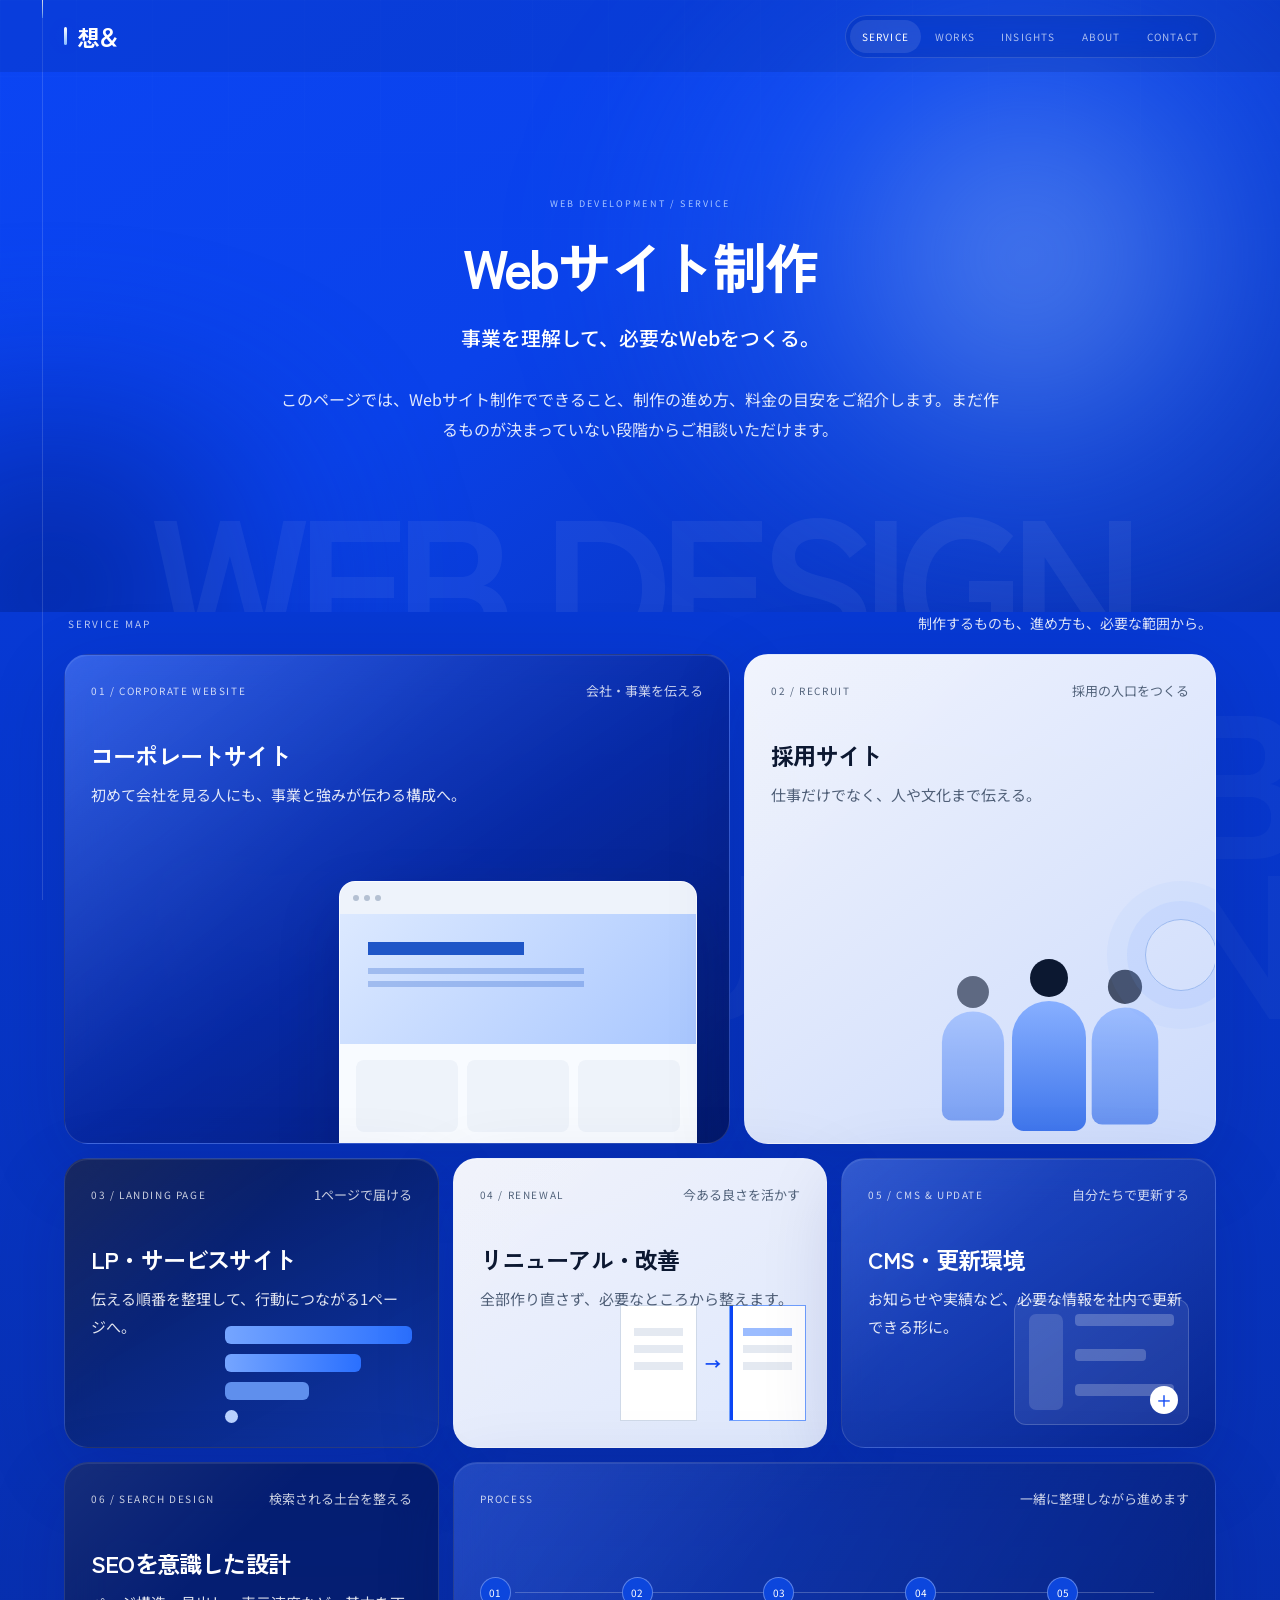
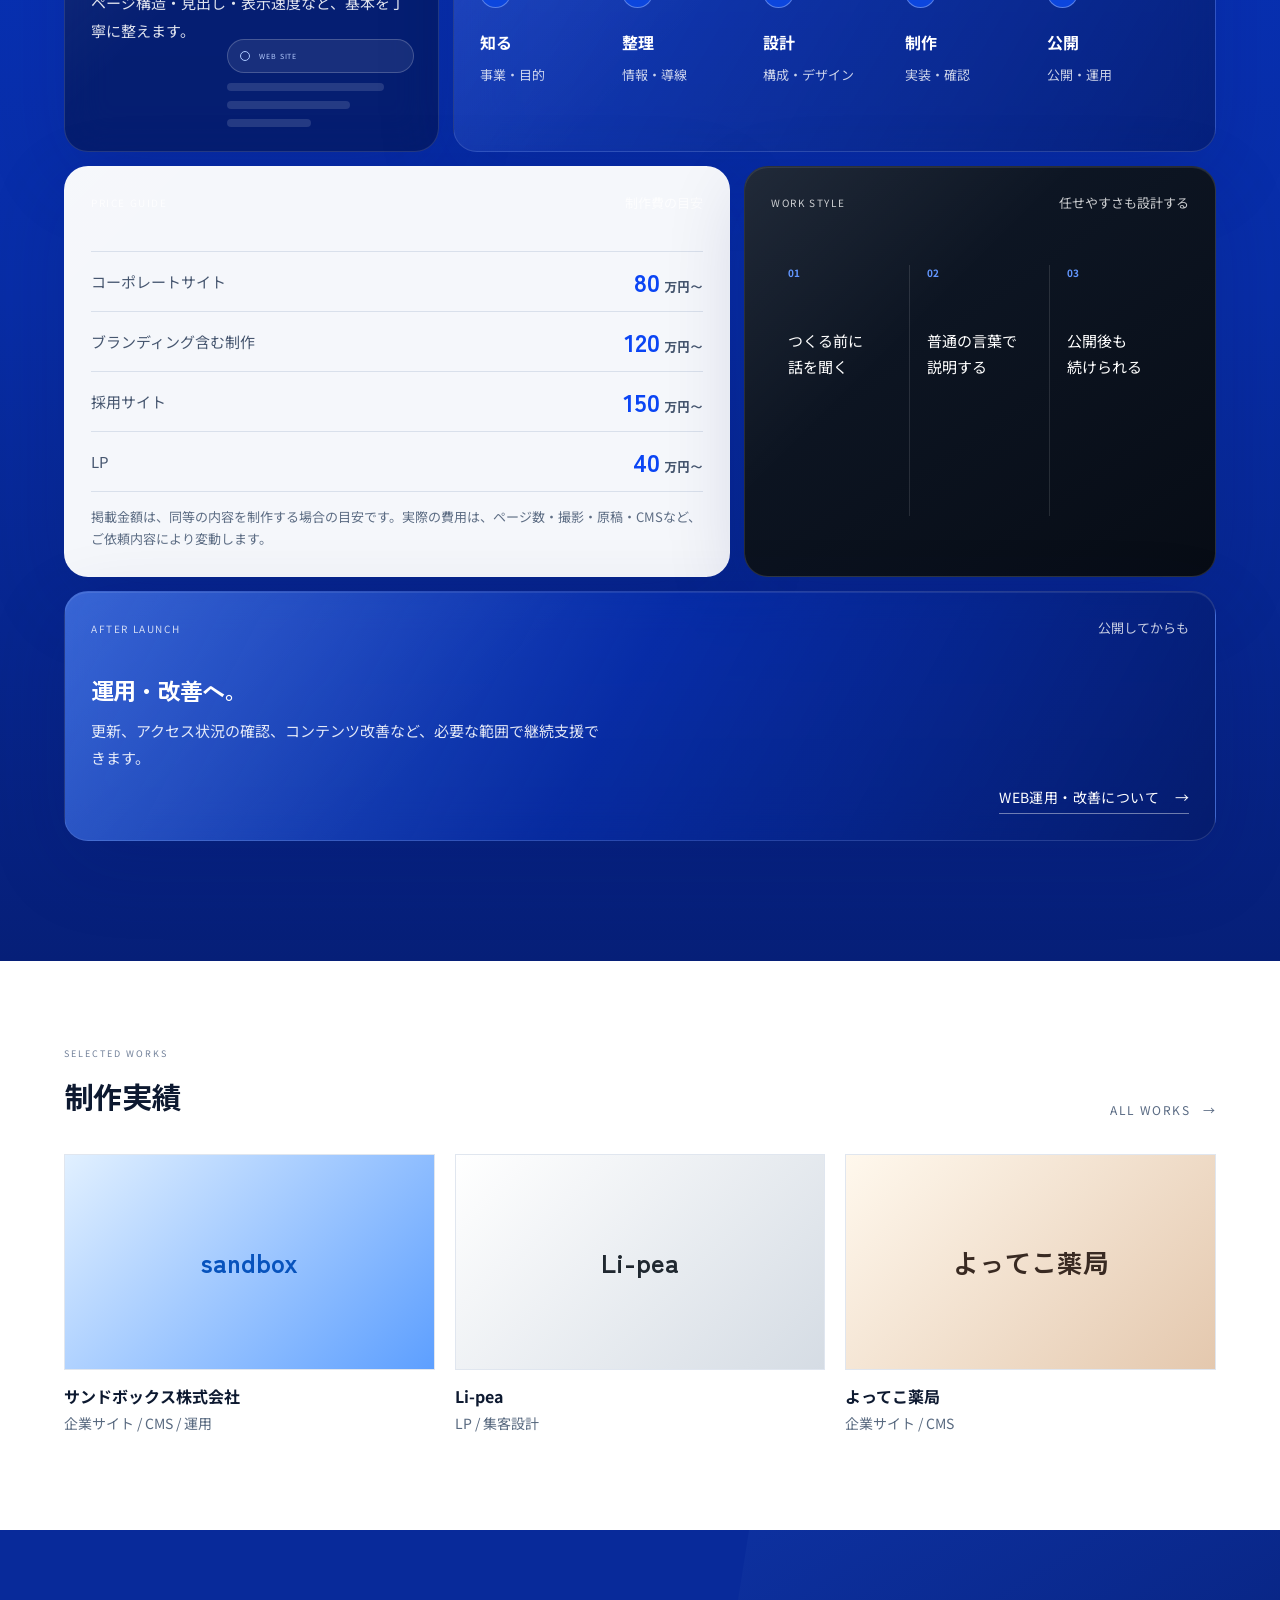
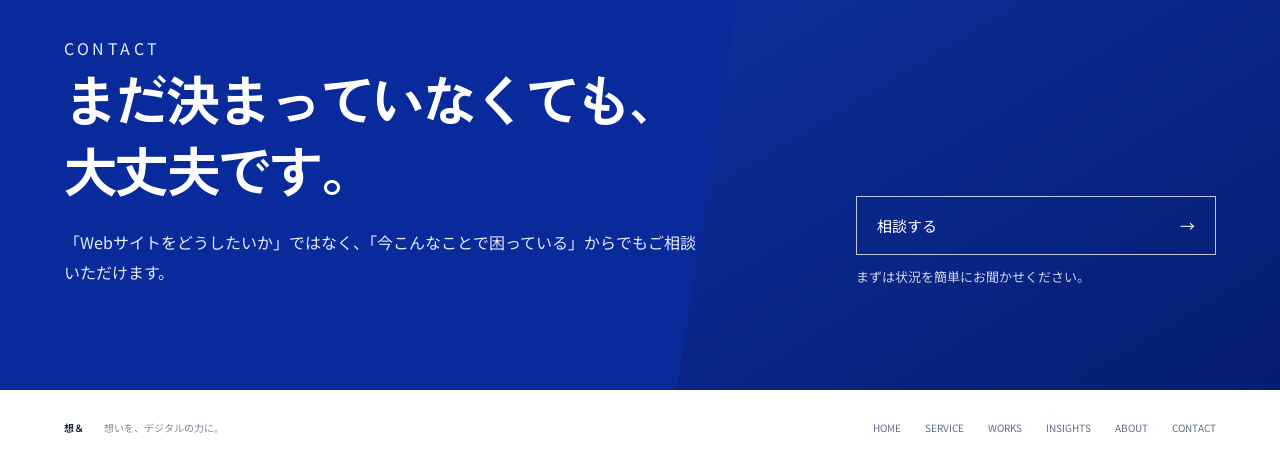
<file: web-production.html>
<!doctype html>
<html lang="ja">
<head>
  <meta charset="utf-8" />
  <meta name="viewport" content="width=device-width, initial-scale=1, viewport-fit=cover" />
  <meta name="theme-color" content="#0b45f4" />
  <meta name="description" content="想＆のWebサイト制作。コーポレートサイト、採用サイト、LP、リニューアル、CMS対応など、Web制作でできること、制作の進め方、料金の目安をご紹介します。" />
  <title>Webサイト制作 | 想＆</title>
  <link rel="preconnect" href="https://fonts.googleapis.com" />
  <link rel="preconnect" href="https://fonts.gstatic.com" crossorigin />
  <link href="https://fonts.googleapis.com/css2?family=Noto+Sans+JP:wght@400;500;600;700&family=Zen+Kaku+Gothic+Antique:wght@500;700&display=swap" rel="stylesheet" />
  <link rel="stylesheet" href="./styles.css" />
  <link rel="stylesheet" href="./lower.css" />
  <script src="./lower.js" defer></script>
</head>
<body class="lower-page lower-page--cobalt service-board-page">
  <header class="site-header site-header--lower" aria-label="サイトヘッダー">
    <a class="brand" href="./index.html" aria-label="想＆ トップへ">想＆</a>
    <nav class="global-nav" id="global-menu" aria-label="メインナビゲーション">
      <a href="./index.html#service" aria-current="page">SERVICE</a>
      <a href="./works.html">WORKS</a>
      <a href="./insights.html">INSIGHTS</a>
      <a href="./index.html#about">ABOUT</a>
      <a href="./contact.html">CONTACT</a>
    </nav>
    <button class="menu-button" type="button" aria-label="メニューを開く" aria-expanded="false" aria-controls="global-menu"><span></span><span></span></button>
  </header>

  <div class="page-thread" aria-hidden="true"><span class="page-thread__base"></span><span class="page-thread__progress"></span></div>

  <main>
    <section class="board-hero" aria-labelledby="service-title">
      <div class="board-hero__halo board-hero__halo--a" aria-hidden="true"></div>
      <div class="board-hero__halo board-hero__halo--b" aria-hidden="true"></div>
      <div class="board-hero__ghost" aria-hidden="true">WEB DESIGN</div>
      <div class="board-hero__inner">
        <p class="board-hero__eyebrow reveal-item">WEB DEVELOPMENT / SERVICE</p>
        <h1 id="service-title" class="reveal-item">Webサイト制作</h1>
        <p class="board-hero__lead reveal-item">事業を理解して、必要なWebをつくる。</p>
        <p class="board-hero__description reveal-item">このページでは、Webサイト制作でできること、制作の進め方、料金の目安をご紹介します。まだ作るものが決まっていない段階からご相談いただけます。</p>
      </div>
    </section>

    <section class="service-board-wrap" aria-label="Webサイト制作サービス一覧">
      <div class="service-board-bgtype" aria-hidden="true">WEB<br>PRODUCTION</div>
      <div class="service-board-shell">
        <div class="service-board__meta reveal-item">
          <span>SERVICE MAP</span>
          <p>制作するものも、進め方も、必要な範囲から。</p>
        </div>

        <div class="service-board">
          <article class="service-tile service-tile--corporate reveal-item">
            <div class="service-tile__head"><small>01 / CORPORATE WEBSITE</small><span>会社・事業を伝える</span></div>
            <div class="service-tile__copy"><h2>コーポレートサイト</h2><p>初めて会社を見る人にも、事業と強みが伝わる構成へ。</p></div>
            <div class="ui-browser ui-browser--large" aria-hidden="true"><div class="ui-browser__bar"><i></i><i></i><i></i></div><div class="ui-browser__hero"><b></b><span></span><span></span></div><div class="ui-browser__cards"><i></i><i></i><i></i></div></div>
          </article>

          <article class="service-tile service-tile--recruit reveal-item">
            <div class="service-tile__head"><small>02 / RECRUIT</small><span>採用の入口をつくる</span></div>
            <div class="service-tile__copy"><h2>採用サイト</h2><p>仕事だけでなく、人や文化まで伝える。</p></div>
            <div class="people-visual" aria-hidden="true"><i></i><i></i><i></i><b></b><span></span></div>
          </article>

          <article class="service-tile service-tile--lp reveal-item">
            <div class="service-tile__head"><small>03 / LANDING PAGE</small><span>1ページで届ける</span></div>
            <div class="service-tile__copy"><h2>LP・サービスサイト</h2><p>伝える順番を整理して、行動につながる1ページへ。</p></div>
            <div class="funnel-ui" aria-hidden="true"><span></span><span></span><span></span><b></b></div>
          </article>

          <article class="service-tile service-tile--renewal reveal-item">
            <div class="service-tile__head"><small>04 / RENEWAL</small><span>今ある良さを活かす</span></div>
            <div class="service-tile__copy"><h2>リニューアル・改善</h2><p>全部作り直さず、必要なところから整えます。</p></div>
            <div class="before-after" aria-hidden="true"><div><i></i><i></i><i></i></div><b>→</b><div class="is-after"><i></i><i></i><i></i></div></div>
          </article>

          <article class="service-tile service-tile--cms reveal-item">
            <div class="service-tile__head"><small>05 / CMS & UPDATE</small><span>自分たちで更新する</span></div>
            <div class="service-tile__copy"><h2>CMS・更新環境</h2><p>お知らせや実績など、必要な情報を社内で更新できる形に。</p></div>
            <div class="cms-ui" aria-hidden="true"><span></span><div><i></i><i></i><i></i></div><b>＋</b></div>
          </article>

          <article class="service-tile service-tile--search reveal-item">
            <div class="service-tile__head"><small>06 / SEARCH DESIGN</small><span>検索される土台を整える</span></div>
            <div class="service-tile__copy"><h2>SEOを意識した設計</h2><p>ページ構造・見出し・表示速度など、基本を丁寧に整えます。</p></div>
            <div class="search-ui" aria-hidden="true"><div><i></i><span>WEB SITE</span></div><b></b><b></b><b></b></div>
          </article>

          <article class="service-tile service-tile--process reveal-item">
            <div class="service-tile__head"><small>PROCESS</small><span>一緒に整理しながら進めます</span></div>
            <ol class="process-line">
              <li><span>01</span><b>知る</b><small>事業・目的</small></li>
              <li><span>02</span><b>整理</b><small>情報・導線</small></li>
              <li><span>03</span><b>設計</b><small>構成・デザイン</small></li>
              <li><span>04</span><b>制作</b><small>実装・確認</small></li>
              <li><span>05</span><b>公開</b><small>公開・運用</small></li>
            </ol>
          </article>

          <article class="service-tile service-tile--price reveal-item">
            <div class="service-tile__head"><small>PRICE GUIDE</small><span>制作費の目安</span></div>
            <div class="price-compact">
              <div><span>コーポレートサイト</span><strong>80<em>万円〜</em></strong></div>
              <div><span>ブランディング含む制作</span><strong>120<em>万円〜</em></strong></div>
              <div><span>採用サイト</span><strong>150<em>万円〜</em></strong></div>
              <div><span>LP</span><strong>40<em>万円〜</em></strong></div>
            </div>
            <p class="price-note">掲載金額は、同等の内容を制作する場合の目安です。実際の費用は、ページ数・撮影・原稿・CMSなど、ご依頼内容により変動します。</p>
          </article>

          <article class="service-tile service-tile--partner reveal-item">
            <div class="service-tile__head"><small>WORK STYLE</small><span>任せやすさも設計する</span></div>
            <div class="partner-points">
              <div><b>01</b><span>つくる前に<br>話を聞く</span></div>
              <div><b>02</b><span>普通の言葉で<br>説明する</span></div>
              <div><b>03</b><span>公開後も<br>続けられる</span></div>
            </div>
          </article>

          <article class="service-tile service-tile--after reveal-item">
            <div class="service-tile__head"><small>AFTER LAUNCH</small><span>公開してからも</span></div>
            <div class="service-tile__copy"><h2>運用・改善へ。</h2><p>更新、アクセス状況の確認、コンテンツ改善など、必要な範囲で継続支援できます。</p></div>
            <a href="./web-operation.html" class="tile-link">WEB運用・改善について <span>→</span></a>
          </article>
        </div>
      </div>
    </section>

    <section class="service-works compact-works" aria-labelledby="works-title">
      <div class="lower-inner">
        <div class="compact-works__head reveal-item"><p class="lower-kicker lower-kicker--dark">SELECTED WORKS</p><h2 id="works-title">制作実績</h2><a href="./works.html">ALL WORKS <span>→</span></a></div>
        <div class="work-snapshot-grid">
          <a class="work-snapshot reveal-item" href="./works-sandbox.html"><div class="work-snapshot__visual work-snapshot__visual--01"><span>sandbox</span></div><h3>サンドボックス株式会社</h3><p>企業サイト / CMS / 運用</p></a>
          <a class="work-snapshot reveal-item" href="#"><div class="work-snapshot__visual work-snapshot__visual--02"><span>Li-pea</span></div><h3>Li-pea</h3><p>LP / 集客設計</p></a>
          <a class="work-snapshot reveal-item" href="#"><div class="work-snapshot__visual work-snapshot__visual--03"><span>よってこ薬局</span></div><h3>よってこ薬局</h3><p>企業サイト / CMS</p></a>
        </div>
      </div>
    </section>

    <section class="lower-contact" id="contact" aria-labelledby="contact-title">
      <div class="lower-contact__deep" aria-hidden="true"></div>
      <div class="lower-inner lower-contact__grid">
        <div class="reveal-item"><p class="lower-kicker">CONTACT</p><h2 id="contact-title">まだ決まっていなくても、<br />大丈夫です。</h2><p>「Webサイトをどうしたいか」ではなく、「今こんなことで困っている」からでもご相談いただけます。</p></div>
        <div class="lower-contact__action reveal-item"><a href="./contact.html">相談する <span>→</span></a><small>まずは状況を簡単にお聞かせください。</small></div>
      </div>
    </section>
  </main>

  <footer class="site-footer">
    <div class="footer-brand">想＆ <span>想いを、デジタルの力に。</span></div>
    <nav aria-label="フッターナビゲーション"><a href="./index.html">HOME</a><a href="./index.html#service">SERVICE</a><a href="./works.html">WORKS</a><a href="./insights.html">INSIGHTS</a><a href="./index.html#about">ABOUT</a><a href="./contact.html">CONTACT</a></nav>
  </footer>
</body>
</html>
</file>
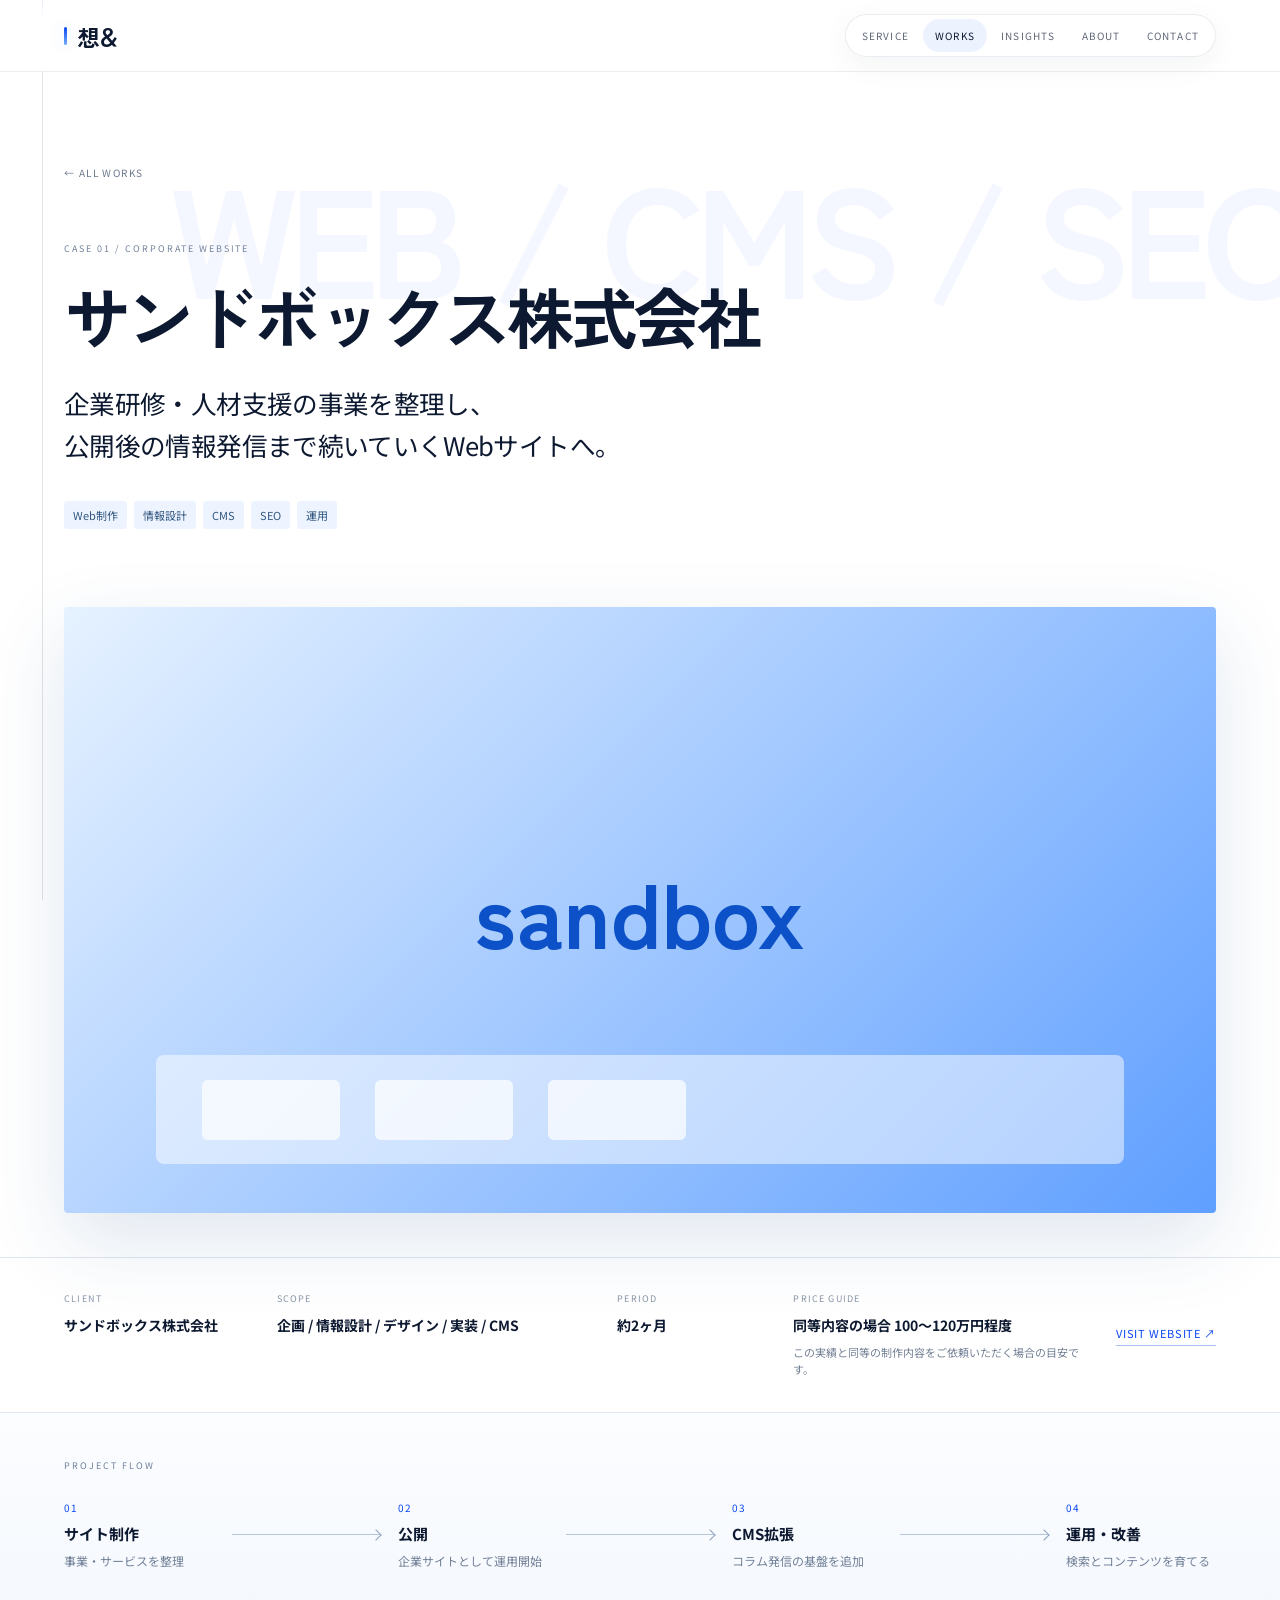
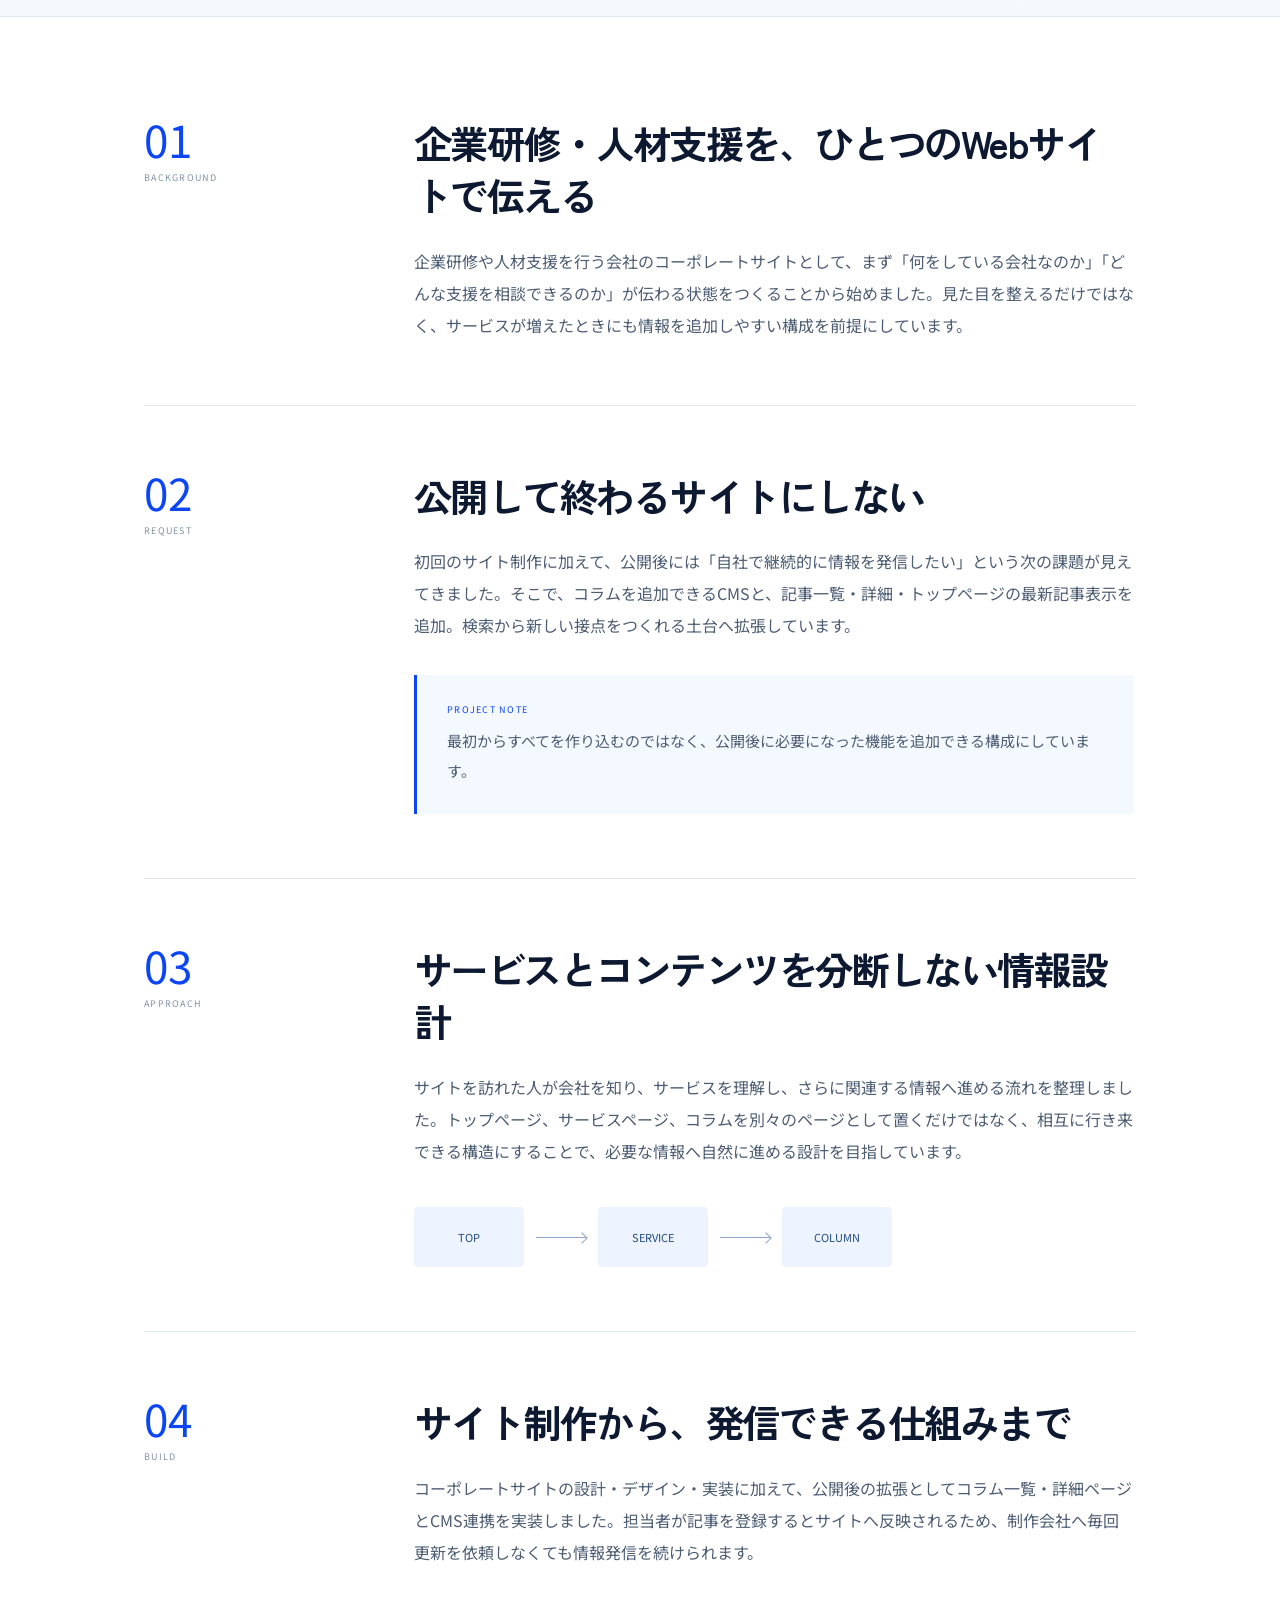
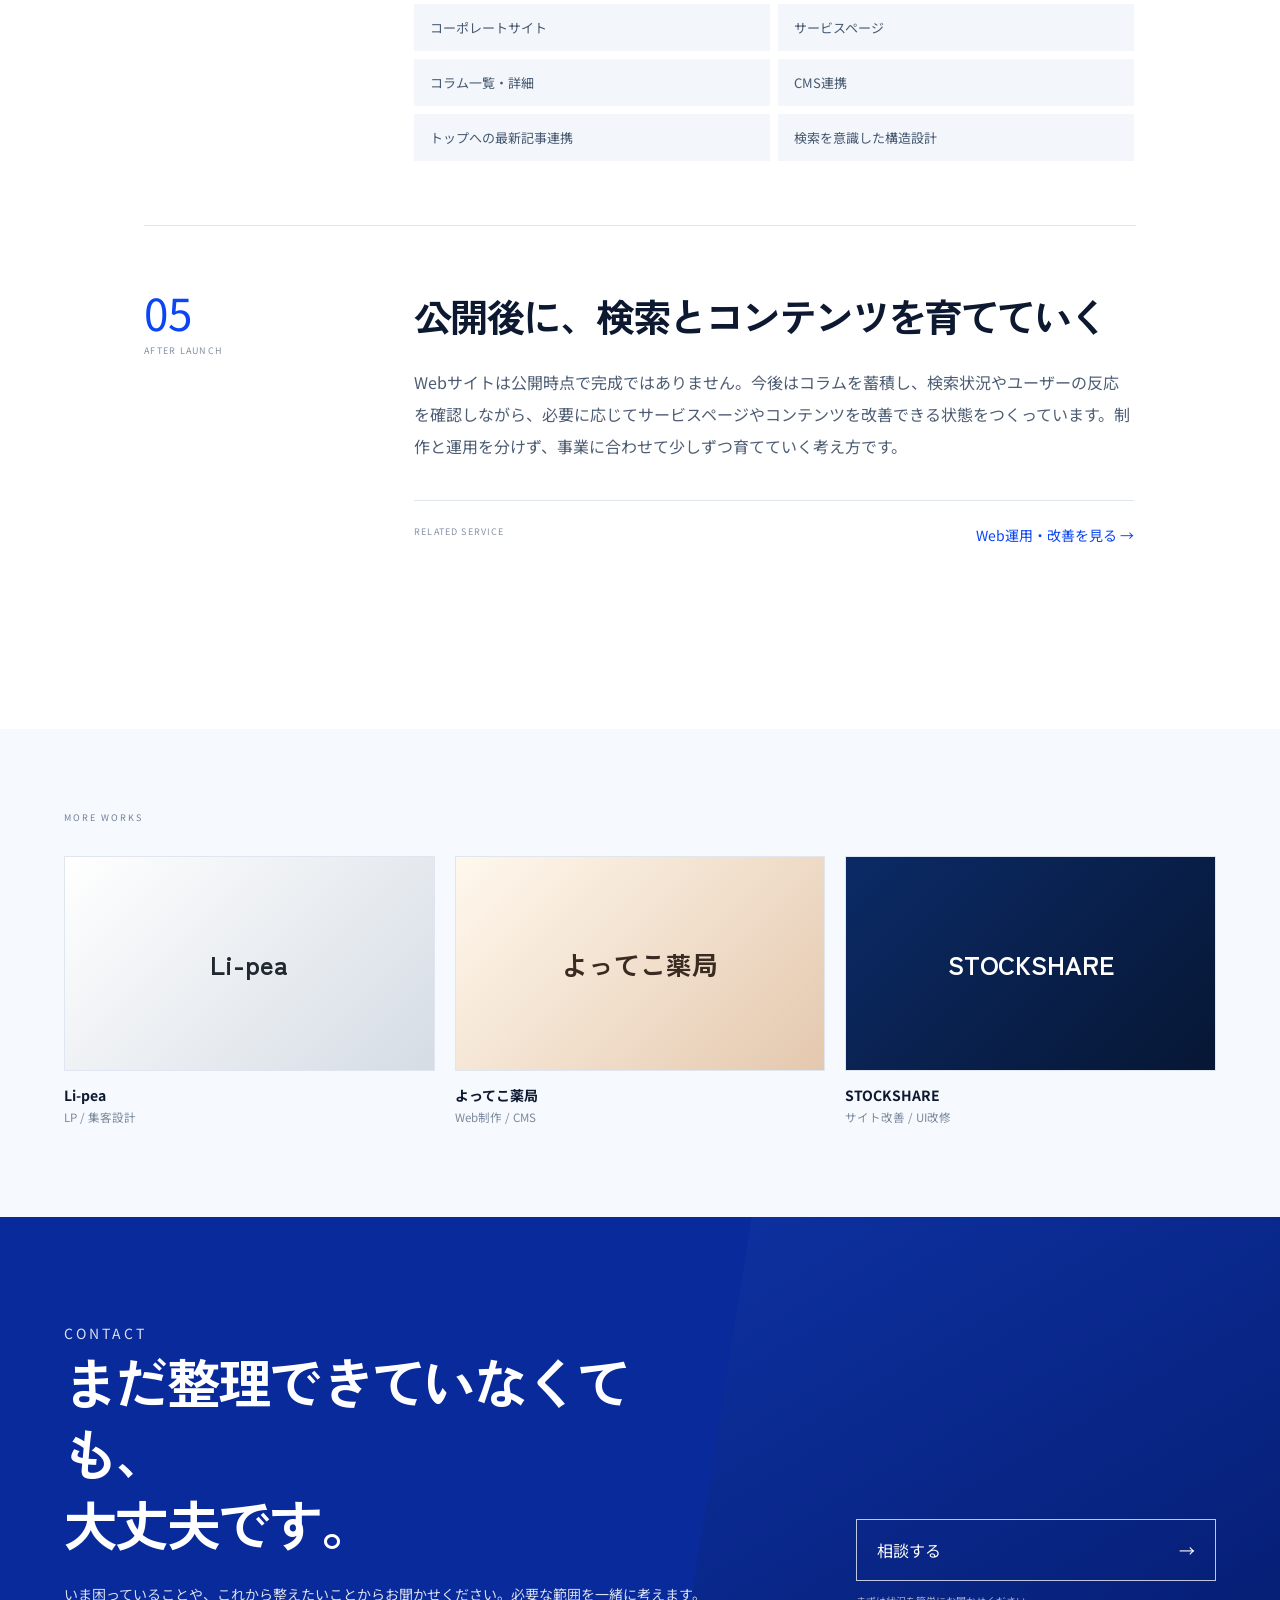
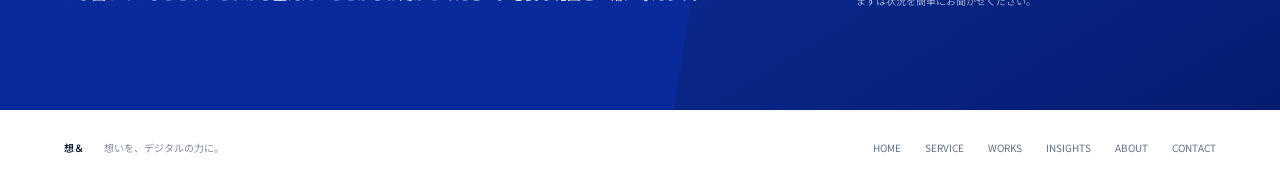
<file: works-sandbox.html>
<!doctype html>
<html lang="ja">
<head>
  <meta charset="utf-8" />
  <meta name="viewport" content="width=device-width, initial-scale=1, viewport-fit=cover" />
  <meta name="theme-color" content="#ffffff" />
  <meta name="description" content="サンドボックス株式会社のWebサイト制作事例。企業研修・人材支援事業を伝えるサイトとして、情報設計、デザイン、実装、CMS、SEOを意識したコンテンツ基盤まで支援しました。" />
  <title>サンドボックス株式会社 | 制作実績 | 想＆</title>
  <link rel="preconnect" href="https://fonts.googleapis.com" />
  <link rel="preconnect" href="https://fonts.gstatic.com" crossorigin />
  <link href="https://fonts.googleapis.com/css2?family=Noto+Sans+JP:wght@400;500;600;700&family=Zen+Kaku+Gothic+Antique:wght@500;700&display=swap" rel="stylesheet" />
  <link rel="stylesheet" href="./styles.css" />
  <link rel="stylesheet" href="./lower.css" />
  <script src="./lower.js" defer></script>
</head>
<body class="lower-page case-page">
  <header class="site-header works-header" aria-label="サイトヘッダー">
    <a class="brand" href="./index.html" aria-label="想＆ トップへ">想＆</a>
    <nav class="global-nav" id="global-menu" aria-label="メインナビゲーション">
      <a href="./index.html#service">SERVICE</a>
      <a href="./works.html" aria-current="page">WORKS</a>
      <a href="./insights.html">INSIGHTS</a>
      <a href="./index.html#about">ABOUT</a>
      <a href="./contact.html">CONTACT</a>
    </nav>
    <button class="menu-button" type="button" aria-label="メニューを開く" aria-expanded="false" aria-controls="global-menu"><span></span><span></span></button>
  </header>
  <div class="page-thread page-thread--dark" aria-hidden="true"><span class="page-thread__base"></span><span class="page-thread__progress"></span></div>
  <main>
    <article>
      <header class="case-hero">
        <div class="case-hero__ghost" aria-hidden="true">WEB / CMS / SEO</div>
        <div class="lower-inner">
          <a href="./works.html" class="case-back reveal-item">← ALL WORKS</a>
          <p class="lower-kicker lower-kicker--dark reveal-item">CASE 01 / CORPORATE WEBSITE</p>
          <h1 class="reveal-item">サンドボックス株式会社</h1>
          <p class="case-hero__lead reveal-item">企業研修・人材支援の事業を整理し、<br>公開後の情報発信まで続いていくWebサイトへ。</p>
          <div class="case-tags reveal-item"><span>Web制作</span><span>情報設計</span><span>CMS</span><span>SEO</span><span>運用</span></div>
        </div>
      </header>

      <section class="case-visual reveal-item"><div class="case-visual__screen"><span>sandbox</span><div></div><i></i><i></i><i></i></div></section>

      <section class="case-summary">
        <div class="lower-inner case-summary__grid">
          <div><small>CLIENT</small><strong>サンドボックス株式会社</strong></div>
          <div><small>SCOPE</small><strong>企画 / 情報設計 / デザイン / 実装 / CMS</strong></div>
          <div><small>PERIOD</small><strong>約2ヶ月</strong></div>
          <div><small>PRICE GUIDE</small><strong>同等内容の場合 100〜120万円程度</strong><span>この実績と同等の制作内容をご依頼いただく場合の目安です。</span></div>
          <a href="https://3db0x.com" target="_blank" rel="noopener">VISIT WEBSITE ↗</a>
        </div>
      </section>

      <section class="case-project-flow reveal-item" aria-label="プロジェクトの流れ">
        <div class="lower-inner">
          <p class="lower-kicker lower-kicker--dark">PROJECT FLOW</p>
          <div class="case-project-flow__line">
            <div><span>01</span><strong>サイト制作</strong><small>事業・サービスを整理</small></div>
            <i></i>
            <div><span>02</span><strong>公開</strong><small>企業サイトとして運用開始</small></div>
            <i></i>
            <div><span>03</span><strong>CMS拡張</strong><small>コラム発信の基盤を追加</small></div>
            <i></i>
            <div><span>04</span><strong>運用・改善</strong><small>検索とコンテンツを育てる</small></div>
          </div>
        </div>
      </section>

      <div class="case-story">
        <section class="case-chapter reveal-item">
          <div class="case-chapter__index"><span>01</span><small>BACKGROUND</small></div>
          <div class="case-chapter__body"><h2>企業研修・人材支援を、ひとつのWebサイトで伝える</h2><p>企業研修や人材支援を行う会社のコーポレートサイトとして、まず「何をしている会社なのか」「どんな支援を相談できるのか」が伝わる状態をつくることから始めました。見た目を整えるだけではなく、サービスが増えたときにも情報を追加しやすい構成を前提にしています。</p></div>
        </section>

        <section class="case-chapter reveal-item">
          <div class="case-chapter__index"><span>02</span><small>REQUEST</small></div>
          <div class="case-chapter__body"><h2>公開して終わるサイトにしない</h2><p>初回のサイト制作に加えて、公開後には「自社で継続的に情報を発信したい」という次の課題が見えてきました。そこで、コラムを追加できるCMSと、記事一覧・詳細・トップページの最新記事表示を追加。検索から新しい接点をつくれる土台へ拡張しています。</p><div class="case-quote"><span>PROJECT NOTE</span><p>最初からすべてを作り込むのではなく、公開後に必要になった機能を追加できる構成にしています。</p></div></div>
        </section>

        <section class="case-chapter reveal-item">
          <div class="case-chapter__index"><span>03</span><small>APPROACH</small></div>
          <div class="case-chapter__body"><h2>サービスとコンテンツを分断しない情報設計</h2><p>サイトを訪れた人が会社を知り、サービスを理解し、さらに関連する情報へ進める流れを整理しました。トップページ、サービスページ、コラムを別々のページとして置くだけではなく、相互に行き来できる構造にすることで、必要な情報へ自然に進める設計を目指しています。</p><div class="case-diagram" aria-hidden="true"><div>TOP</div><i></i><div>SERVICE</div><i></i><div>COLUMN</div></div></div>
        </section>

        <section class="case-chapter reveal-item">
          <div class="case-chapter__index"><span>04</span><small>BUILD</small></div>
          <div class="case-chapter__body"><h2>サイト制作から、発信できる仕組みまで</h2><p>コーポレートサイトの設計・デザイン・実装に加えて、公開後の拡張としてコラム一覧・詳細ページとCMS連携を実装しました。担当者が記事を登録するとサイトへ反映されるため、制作会社へ毎回更新を依頼しなくても情報発信を続けられます。</p><ul class="case-deliverables"><li>コーポレートサイト</li><li>サービスページ</li><li>コラム一覧・詳細</li><li>CMS連携</li><li>トップへの最新記事連携</li><li>検索を意識した構造設計</li></ul></div>
        </section>

        <section class="case-chapter reveal-item">
          <div class="case-chapter__index"><span>05</span><small>AFTER LAUNCH</small></div>
          <div class="case-chapter__body"><h2>公開後に、検索とコンテンツを育てていく</h2><p>Webサイトは公開時点で完成ではありません。今後はコラムを蓄積し、検索状況やユーザーの反応を確認しながら、必要に応じてサービスページやコンテンツを改善できる状態をつくっています。制作と運用を分けず、事業に合わせて少しずつ育てていく考え方です。</p><div class="case-next"><span>RELATED SERVICE</span><a href="./web-operation.html">Web運用・改善を見る →</a></div></div>
        </section>
      </div>

      <section class="case-more">
        <div class="lower-inner"><p class="lower-kicker lower-kicker--dark">MORE WORKS</p><div class="work-snapshot-grid"><a class="work-snapshot" href="./works.html"><div class="work-snapshot__visual work-snapshot__visual--02"><span>Li-pea</span></div><h3>Li-pea</h3><p>LP / 集客設計</p></a><a class="work-snapshot" href="./works.html"><div class="work-snapshot__visual work-snapshot__visual--03"><span>よってこ薬局</span></div><h3>よってこ薬局</h3><p>Web制作 / CMS</p></a><a class="work-snapshot" href="./works.html"><div class="work-snapshot__visual work-snapshot__visual--04"><span>STOCKSHARE</span></div><h3>STOCKSHARE</h3><p>サイト改善 / UI改修</p></a></div></div>
      </section>
    </article>
    <section class="lower-contact" id="contact" aria-labelledby="contact-title">
      <div class="lower-contact__deep" aria-hidden="true"></div>
      <div class="lower-inner lower-contact__grid">
        <div class="reveal-item"><p class="lower-kicker">CONTACT</p><h2 id="contact-title">まだ整理できていなくても、<br />大丈夫です。</h2><p>いま困っていることや、これから整えたいことからお聞かせください。必要な範囲を一緒に考えます。</p></div>
        <div class="lower-contact__action reveal-item"><a href="./contact.html">相談する <span>→</span></a><small>まずは状況を簡単にお聞かせください。</small></div>
      </div>
    </section>
  </main>
  <footer class="site-footer">
    <div class="footer-brand">想＆ <span>想いを、デジタルの力に。</span></div>
    <nav aria-label="フッターナビゲーション"><a href="./index.html">HOME</a><a href="./index.html#service">SERVICE</a><a href="./works.html">WORKS</a><a href="./insights.html">INSIGHTS</a><a href="./index.html#about">ABOUT</a><a href="./contact.html">CONTACT</a></nav>
  </footer>
</body>
</html>
</file>
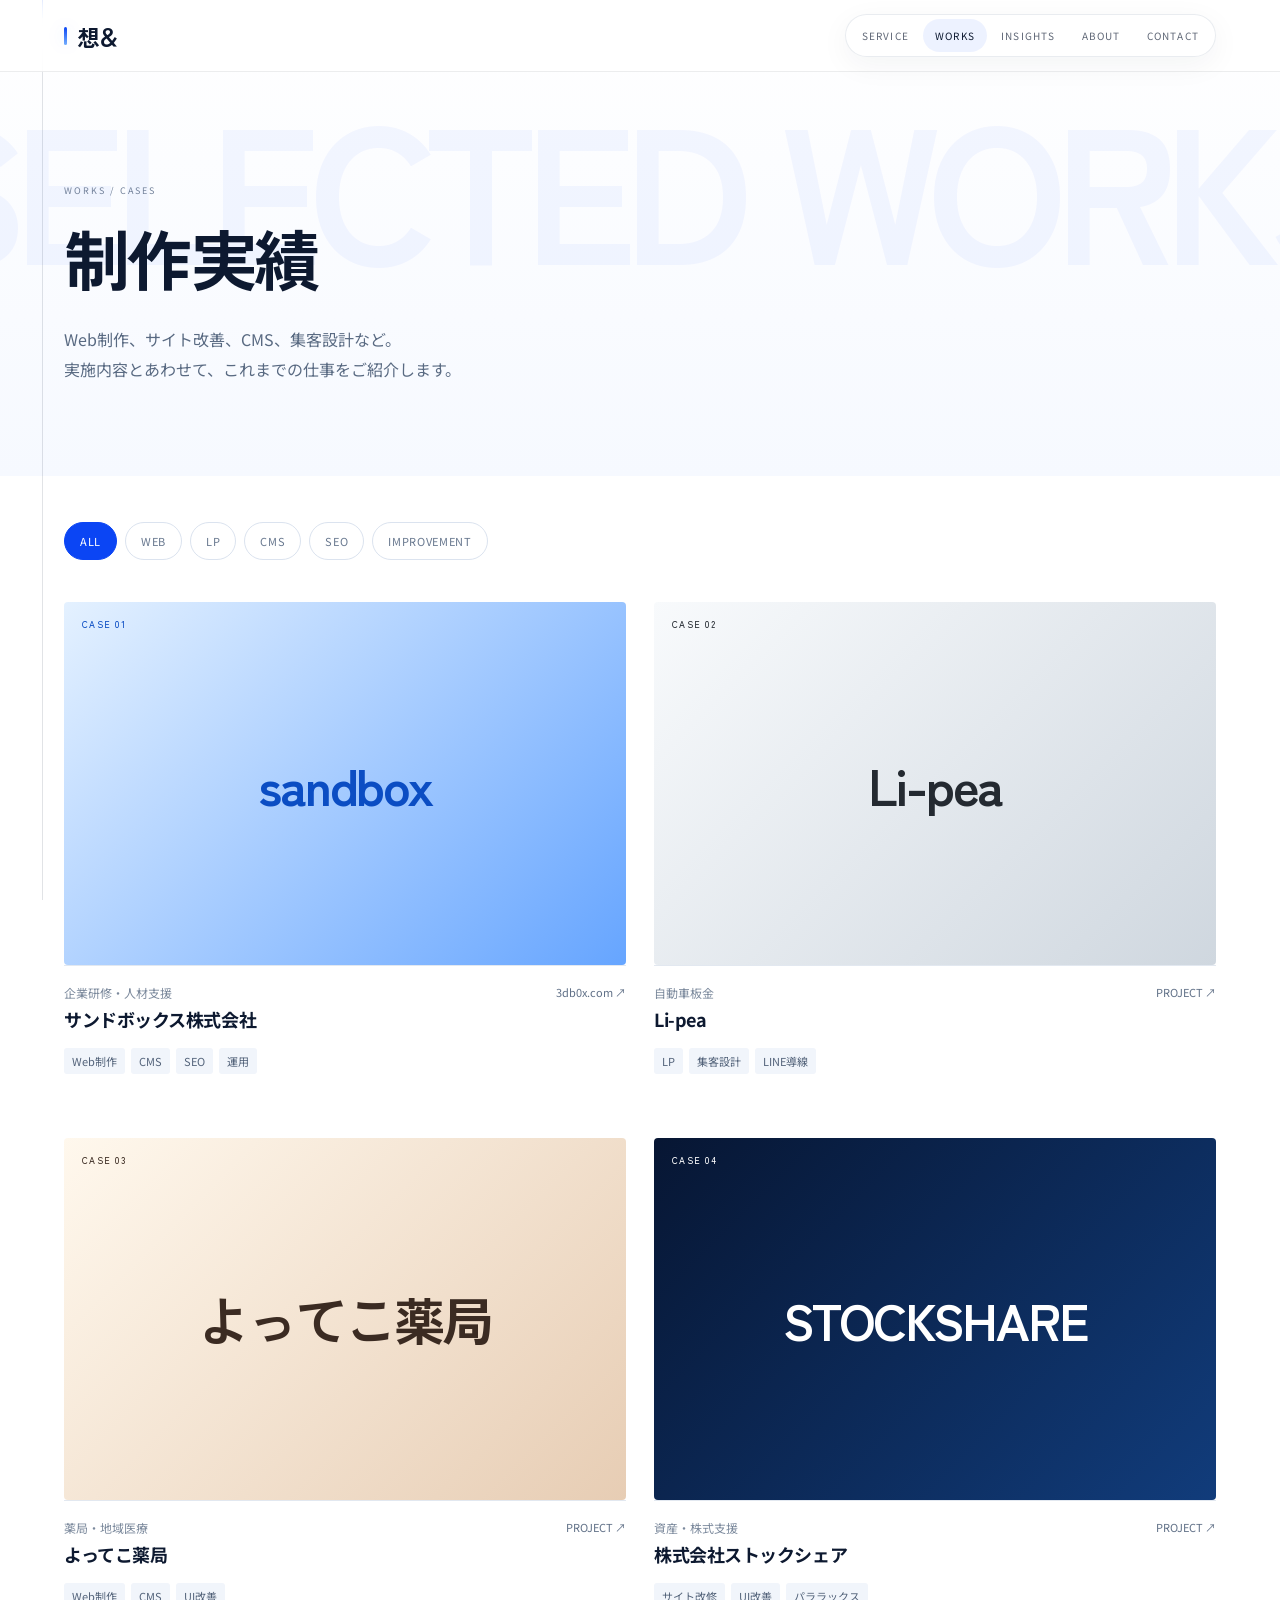
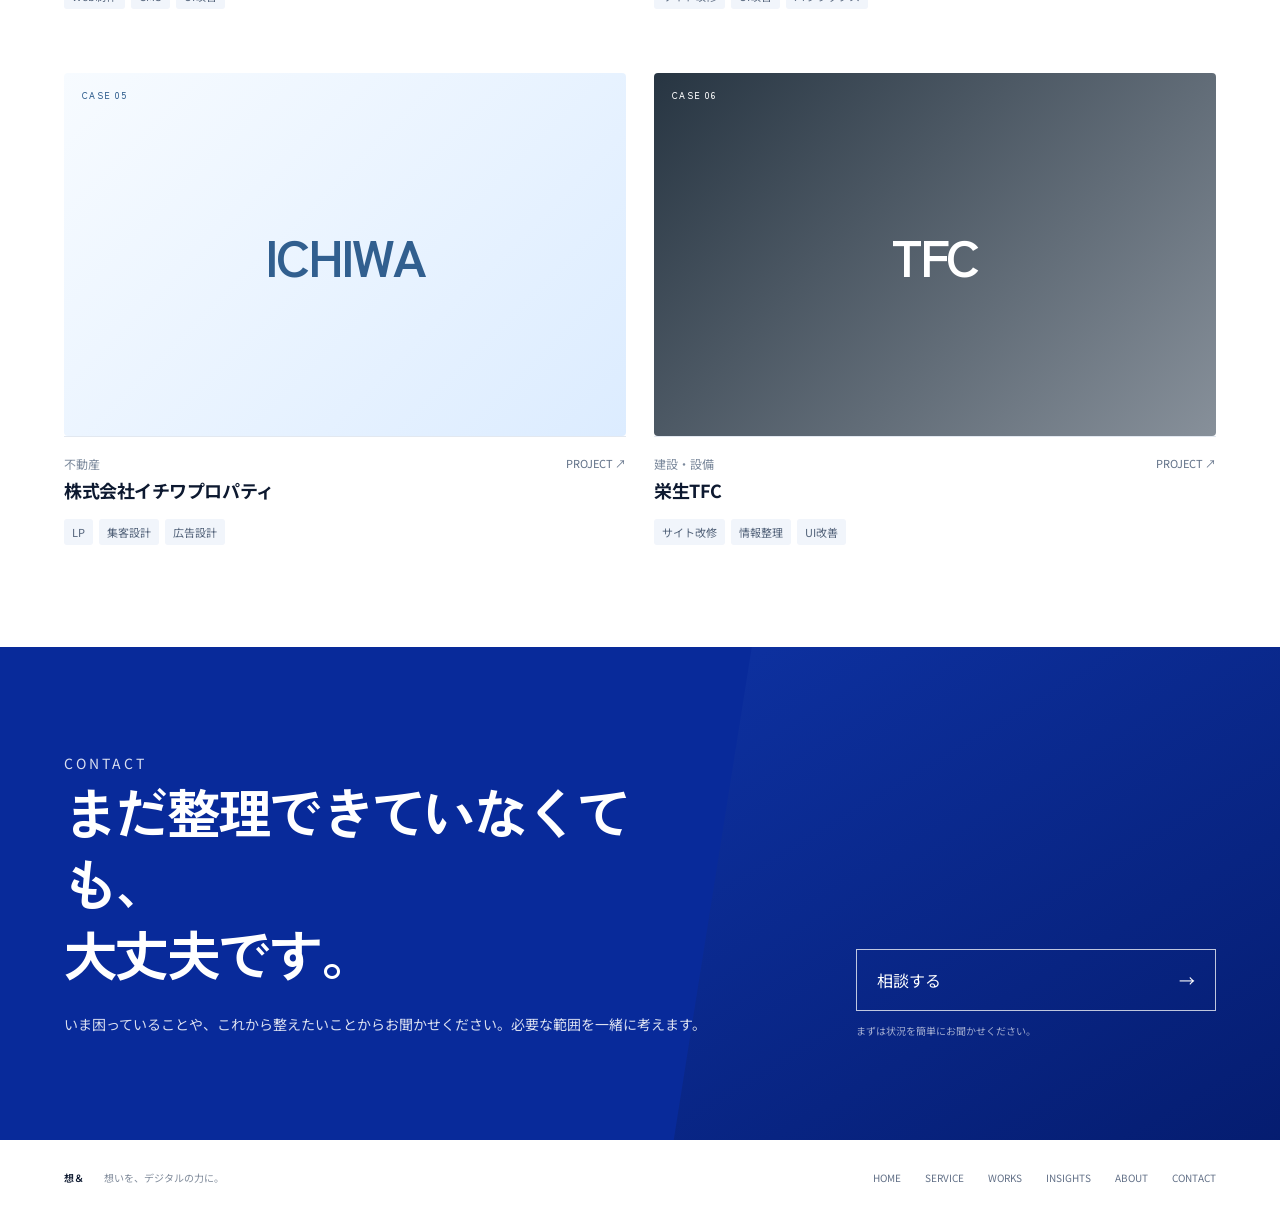
<file: works.html>
<!doctype html>
<html lang="ja">
<head>
  <meta charset="utf-8" />
  <meta name="viewport" content="width=device-width, initial-scale=1, viewport-fit=cover" />
  <meta name="theme-color" content="#ffffff" />
  <meta name="description" content="想＆の制作実績。Webサイト制作、LP、CMS、SEO、サイト改善など、これまでに関わったプロジェクトをご紹介します。" />
  <title>制作実績 | 想＆</title>
  <link rel="preconnect" href="https://fonts.googleapis.com" />
  <link rel="preconnect" href="https://fonts.gstatic.com" crossorigin />
  <link href="https://fonts.googleapis.com/css2?family=Noto+Sans+JP:wght@400;500;600;700&family=Zen+Kaku+Gothic+Antique:wght@500;700&display=swap" rel="stylesheet" />
  <link rel="stylesheet" href="./styles.css" />
  <link rel="stylesheet" href="./lower.css" />
  <script src="./lower.js" defer></script>
</head>
<body class="lower-page works-index-page">
  <header class="site-header works-header" aria-label="サイトヘッダー">
    <a class="brand" href="./index.html" aria-label="想＆ トップへ">想＆</a>
    <nav class="global-nav" id="global-menu" aria-label="メインナビゲーション">
      <a href="./index.html#service">SERVICE</a>
      <a href="./works.html" aria-current="page">WORKS</a>
      <a href="./insights.html">INSIGHTS</a>
      <a href="./index.html#about">ABOUT</a>
      <a href="./contact.html">CONTACT</a>
    </nav>
    <button class="menu-button" type="button" aria-label="メニューを開く" aria-expanded="false" aria-controls="global-menu"><span></span><span></span></button>
  </header>
  <div class="page-thread page-thread--dark" aria-hidden="true"><span class="page-thread__base"></span><span class="page-thread__progress"></span></div>
  <main>
    <section class="works-index-hero">
      <div class="works-index-hero__ghost" aria-hidden="true">SELECTED WORKS</div>
      <div class="lower-inner">
        <p class="lower-kicker lower-kicker--dark reveal-item">WORKS / CASES</p>
        <h1 class="reveal-item">制作実績</h1>
        <p class="reveal-item">Web制作、サイト改善、CMS、集客設計など。<br>実施内容とあわせて、これまでの仕事をご紹介します。</p>
      </div>
    </section>

    <section class="works-index-body">
      <div class="lower-inner">
        <div class="works-filter reveal-item" aria-label="実績カテゴリ"><button class="is-active">ALL</button><button>WEB</button><button>LP</button><button>CMS</button><button>SEO</button><button>IMPROVEMENT</button></div>
        <div class="works-catalog">
          <a class="works-card works-card--wide reveal-item" href="./works-sandbox.html">
            <div class="works-card__visual works-card__visual--sandbox"><span>sandbox</span><small>CASE 01</small></div>
            <div class="works-card__body"><div><p class="works-card__industry">企業研修・人材支援</p><h2>サンドボックス株式会社</h2></div><span class="works-card__link">3db0x.com ↗</span><ul><li>Web制作</li><li>CMS</li><li>SEO</li><li>運用</li></ul></div>
          </a>
          <a class="works-card reveal-item" href="#">
            <div class="works-card__visual works-card__visual--lipea"><span>Li-pea</span><small>CASE 02</small></div>
            <div class="works-card__body"><div><p class="works-card__industry">自動車板金</p><h2>Li-pea</h2></div><span class="works-card__link">PROJECT ↗</span><ul><li>LP</li><li>集客設計</li><li>LINE導線</li></ul></div>
          </a>
          <a class="works-card reveal-item" href="#">
            <div class="works-card__visual works-card__visual--yotteko"><span>よってこ薬局</span><small>CASE 03</small></div>
            <div class="works-card__body"><div><p class="works-card__industry">薬局・地域医療</p><h2>よってこ薬局</h2></div><span class="works-card__link">PROJECT ↗</span><ul><li>Web制作</li><li>CMS</li><li>UI改善</li></ul></div>
          </a>
          <a class="works-card works-card--wide reveal-item" href="#">
            <div class="works-card__visual works-card__visual--stock"><span>STOCKSHARE</span><small>CASE 04</small></div>
            <div class="works-card__body"><div><p class="works-card__industry">資産・株式支援</p><h2>株式会社ストックシェア</h2></div><span class="works-card__link">PROJECT ↗</span><ul><li>サイト改修</li><li>UI改善</li><li>パララックス</li></ul></div>
          </a>
          <a class="works-card reveal-item" href="#">
            <div class="works-card__visual works-card__visual--ichiwa"><span>ICHIWA</span><small>CASE 05</small></div>
            <div class="works-card__body"><div><p class="works-card__industry">不動産</p><h2>株式会社イチワプロパティ</h2></div><span class="works-card__link">PROJECT ↗</span><ul><li>LP</li><li>集客設計</li><li>広告設計</li></ul></div>
          </a>
          <a class="works-card reveal-item" href="#">
            <div class="works-card__visual works-card__visual--tfc"><span>TFC</span><small>CASE 06</small></div>
            <div class="works-card__body"><div><p class="works-card__industry">建設・設備</p><h2>栄生TFC</h2></div><span class="works-card__link">PROJECT ↗</span><ul><li>サイト改修</li><li>情報整理</li><li>UI改善</li></ul></div>
          </a>
        </div>
      </div>
    </section>
    <section class="lower-contact" id="contact" aria-labelledby="contact-title">
      <div class="lower-contact__deep" aria-hidden="true"></div>
      <div class="lower-inner lower-contact__grid">
        <div class="reveal-item"><p class="lower-kicker">CONTACT</p><h2 id="contact-title">まだ整理できていなくても、<br />大丈夫です。</h2><p>いま困っていることや、これから整えたいことからお聞かせください。必要な範囲を一緒に考えます。</p></div>
        <div class="lower-contact__action reveal-item"><a href="./contact.html">相談する <span>→</span></a><small>まずは状況を簡単にお聞かせください。</small></div>
      </div>
    </section>
  </main>
  <footer class="site-footer">
    <div class="footer-brand">想＆ <span>想いを、デジタルの力に。</span></div>
    <nav aria-label="フッターナビゲーション"><a href="./index.html">HOME</a><a href="./index.html#service">SERVICE</a><a href="./works.html">WORKS</a><a href="./insights.html">INSIGHTS</a><a href="./index.html#about">ABOUT</a><a href="./contact.html">CONTACT</a></nav>
  </footer>
</body>
</html>
</file>
<file: styles.css>
:root {
  --cobalt: #0b45f4;
  --cobalt-deep: #0826a7;
  --ink: #0b1421;
  --muted: #66758b;
  --line: #d8dfeb;
  --soft: #f7f9fc;
  --white: #fff;
  --page-x: clamp(24px, 5vw, 76px);
  --max: 1440px;
  --hero-progress: 0;
  --hero-layer-air-x: 150vw;
  --hero-layer-main-x: 164vw;
  --hero-layer-deep-x: 178vw;
  --hero-layer-air-opacity: 0;
  --hero-layer-main-opacity: 0;
  --hero-layer-deep-opacity: 0;
  --hero-content-opacity: 1;
  --hero-mist-a-opacity: .72;
  --hero-mist-a-x: 0vw;
  --hero-mist-a-y: 0vh;
  --hero-mist-a-scale: 1;
  --hero-mist-b-scale: 1;
  --philosophy-opacity: 0;
  --philosophy-y: 0px;
  --page-progress: 0;
}

* { box-sizing: border-box; }
html { scroll-behavior: smooth; background: var(--white); }
body { margin: 0; color: var(--ink); background: var(--white); font-family: "Noto Sans JP", "Hiragino Kaku Gothic ProN", "Yu Gothic", sans-serif; -webkit-font-smoothing: antialiased; }
a { color: inherit; text-decoration: none; }
button { font: inherit; }

.site-header {
  position: fixed; inset: 0 0 auto; z-index: 60; height: 78px;
  display: flex; align-items: center; gap: 42px; padding: 0 var(--page-x);
  pointer-events: none; mix-blend-mode: normal;
}
.site-header > * { pointer-events: auto; }
.site-header { color: var(--ink); transition: color .18s linear; }
body.hero-is-cobalt .site-header { color: #fff; }
body.hero-is-cobalt .menu-button span { background: #fff; }
.brand { font-family: "Zen Kaku Gothic Antique", sans-serif; font-size: 22px; font-weight: 700; letter-spacing: -.05em; }
.global-nav { margin-left: auto; display: flex; gap: 34px; font-size: 10px; letter-spacing: .12em; }
.global-nav a { opacity: .72; transition: opacity .2s ease; }
.global-nav a:hover { opacity: 1; }
.menu-button { display: none; border: 0; background: transparent; width: 36px; height: 36px; padding: 8px; }
.menu-button span { display: block; height: 1px; background: var(--ink); margin: 5px 0; }

/*
 * A single continuous thread inherited from the original site.
 * It stays visually quiet and grows with the page scroll instead of
 * competing with the content.
 */
.page-thread {
  position: fixed;
  z-index: 45;
  top: 0;
  bottom: 0;
  left: max(7px, calc(var(--page-x) - 22px));
  width: 1px;
  pointer-events: none;
}
.page-thread__base,
.page-thread__progress {
  position: absolute;
  top: 0;
  left: 0;
  width: 1px;
}
.page-thread__base {
  bottom: 0;
  background: linear-gradient(180deg, rgba(31,87,244,.16), rgba(31,87,244,.08));
}
.page-thread__progress {
  height: calc(var(--page-progress) * 100%);
  min-height: 18px;
  background: linear-gradient(180deg, #0b45f4 0%, #2871ff 68%, #7ab4ff 100%);
  box-shadow: 0 0 12px rgba(35,101,255,.12);
  will-change: height;
}

.hero-stage { height: 146svh; position: relative; background: var(--white); }
.hero { position: sticky; top: 0; height: 100svh; min-height: 680px; overflow: hidden; background: #fff; isolation: isolate; }

.hero-cobalt {
  position: absolute;
  inset: 0;
  z-index: 3;
  overflow: hidden;
  pointer-events: none;
}
.hero-blue-layer {
  position: absolute;
  top: -22vh;
  bottom: -22vh;
  left: -68vw;
  width: 202vw;
  transform-origin: center;
  transform: translate3d(var(--layer-x), 0, 0) skewX(-7deg);
  will-change: transform, opacity;
  -webkit-mask-image: linear-gradient(90deg, transparent 0%, rgba(0,0,0,.08) 5%, rgba(0,0,0,.42) 12%, #000 24%, #000 100%);
  mask-image: linear-gradient(90deg, transparent 0%, rgba(0,0,0,.08) 5%, rgba(0,0,0,.42) 12%, #000 24%, #000 100%);
}
.hero-blue-layer--air {
  --layer-x: var(--hero-layer-air-x);
  z-index: 1;
  opacity: var(--hero-layer-air-opacity);
  background: linear-gradient(112deg, rgba(121,184,255,.42) 0%, rgba(62,127,255,.70) 36%, rgba(31,91,247,.88) 72%, rgba(11,69,244,.96) 100%);
  filter: blur(16px);
}
.hero-blue-layer--main {
  --layer-x: var(--hero-layer-main-x);
  z-index: 2;
  opacity: var(--hero-layer-main-opacity);
  background: linear-gradient(118deg, #2e78ff 0%, #185df8 28%, #0b45f4 62%, #0a3bd8 100%);
}
.hero-blue-layer--deep {
  --layer-x: var(--hero-layer-deep-x);
  z-index: 3;
  opacity: var(--hero-layer-deep-opacity);
  background:
    linear-gradient(118deg, rgba(14,67,229,.16) 0%, rgba(8,47,174,.40) 50%, rgba(4,29,126,.70) 100%),
    linear-gradient(132deg, transparent 0 54%, rgba(3,29,135,.24) 54% 100%);
  -webkit-mask-image: linear-gradient(90deg, transparent 0%, rgba(0,0,0,.04) 8%, rgba(0,0,0,.34) 17%, #000 32%, #000 100%);
  mask-image: linear-gradient(90deg, transparent 0%, rgba(0,0,0,.04) 8%, rgba(0,0,0,.34) 17%, #000 32%, #000 100%);
}

.hero-mist { position: absolute; border-radius: 50%; z-index: -3; will-change: transform, opacity; pointer-events: none; }
.hero-mist--a {
  width: min(76vw, 1100px); aspect-ratio: 1.4; right: -9vw; top: 6vh;
  background: radial-gradient(circle at 42% 50%, rgba(18,77,255,.74), rgba(106,148,255,.34) 35%, rgba(255,255,255,0) 72%);
  filter: blur(42px);
  transform: translate3d(var(--hero-mist-a-x), var(--hero-mist-a-y), 0) scale(var(--hero-mist-a-scale));
  opacity: var(--hero-mist-a-opacity);
}
.hero-mist--b {
  width: min(68vw, 960px); aspect-ratio: 2; left: 10vw; bottom: -15vh;
  background: radial-gradient(circle at 50% 50%, rgba(42,108,255,.34), rgba(255,255,255,0) 70%);
  filter: blur(52px);
  transform: scale(var(--hero-mist-b-scale));
}
.hero-meta, .hero-copy-wrap, .hero-lead, .hero-rule, .scroll-mark { transition: color .2s linear; }
.hero-meta { position: absolute; top: 15vh; left: var(--page-x); font-size: 10px; letter-spacing: .18em; color: #7890ad; opacity: var(--hero-content-opacity); }
.hero-copy-wrap { position: absolute; left: var(--page-x); top: 42%; transform: translateY(-50%); opacity: var(--hero-content-opacity); }
.hero-title { margin: 0; font-family: "Zen Kaku Gothic Antique", sans-serif; font-size: clamp(54px, 5vw, 78px); line-height: 1.16; letter-spacing: -.06em; font-weight: 700; }
.hero-title span { display: inline; }
.hero-title em {
  display: inline-block;
  font-style: normal;
  color: var(--cobalt);
  background: linear-gradient(105deg, #073fe8 0%, #0b45f4 34%, #2d78ff 68%, #79b8ff 100%);
  -webkit-background-clip: text;
  background-clip: text;
  -webkit-text-fill-color: transparent;
}
.hero-lead { position: absolute; right: var(--page-x); bottom: 16vh; width: min(390px, 31vw); margin: 0; font-size: 16px; line-height: 2; opacity: var(--hero-content-opacity); }
.hero-rule { position: absolute; left: var(--page-x); right: 35vw; bottom: 10vh; height: 1px; background: rgba(31,87,244,.35); opacity: var(--hero-content-opacity); }
.scroll-mark { position: absolute; right: var(--page-x); bottom: 8vh; display: grid; justify-items: center; gap: 12px; font-size: 9px; letter-spacing: .18em; color: #73849c; opacity: var(--hero-content-opacity); }
.scroll-mark span { width: 1px; height: 40px; background: currentColor; }

.hero-philosophy {
  position: absolute; inset: 0; z-index: 4; color: #fff;
  opacity: var(--philosophy-opacity);
  transform: none;
  pointer-events: none;
  will-change: transform, opacity;
}
.hero-philosophy-inner {
  max-width: var(--max); height: 100%; margin: 0 auto; padding: 0 var(--page-x);
  display: grid; grid-template-columns: 1fr 1fr; gap: clamp(52px, 7vw, 120px); align-items: center;
}
.hero-philosophy .display-title { font-size: clamp(38px, 3.7vw, 56px); line-height: 1.34; }
.hero-philosophy .philosophy-copy { justify-self: end; }

.section { position: relative; z-index: 2; overflow: hidden; }
.layer-section { transform: translateY(0); }
.section-inner { max-width: var(--max); margin: 0 auto; padding: clamp(76px, 8vw, 128px) var(--page-x); }
.section-inner--split, .compact-grid, .about-grid, .contact-grid { display: grid; grid-template-columns: 1fr 1fr; gap: clamp(52px, 7vw, 120px); }
.section--cobalt { background: var(--cobalt); color: #fff; }
.section--white { background: #fff; }
.section--soft { background: var(--soft); }
.section--contact { background: var(--cobalt); color: #fff; }

.eyebrow { margin: 0 0 42px; font-size: 10px; letter-spacing: .18em; color: rgba(255,255,255,.78); }
.eyebrow--dark { color: #708098; }
.display-title { margin: 0; font-family: "Zen Kaku Gothic Antique", sans-serif; font-size: clamp(40px, 4.1vw, 62px); line-height: 1.32; letter-spacing: -.045em; }
.display-title--light { color: #fff; }
.philosophy .display-title { font-size: clamp(38px, 3.7vw, 56px); line-height: 1.34; }
.after-intro .display-title { font-size: clamp(36px, 3.4vw, 52px); line-height: 1.34; }
.philosophy .section-inner { min-height: 660px; align-items: center; }
.philosophy-copy { align-self: center; max-width: 450px; justify-self: end; font-size: 18px; line-height: 2; }
.philosophy-copy p + p { margin-top: 34px; }

.section-head { margin-bottom: 58px; }
.section-head--split { display: grid; grid-template-columns: 1fr 1fr; gap: 80px; align-items: end; }
.section-head-aside { display: flex; align-items: end; justify-content: space-between; gap: 24px; font-size: 15px; line-height: 2; color: #536176; }
.text-link { white-space: nowrap; font-size: 10px; letter-spacing: .16em; color: var(--ink); }
.text-link span, .service-arrow { display: inline-block; transition: transform .18s ease; }
.text-link:hover span, .service-row:hover .service-arrow { transform: translateX(5px); }

.works-grid { display: grid; grid-template-columns: repeat(4, minmax(0,1fr)); gap: 48px 24px; }
.work-item { display: block; min-width: 0; }
.work-thumb { aspect-ratio: 1.72; display: grid; place-items: center; overflow: hidden; border: 1px solid #e1e6ef; font-family: "Zen Kaku Gothic Antique", sans-serif; font-size: clamp(21px, 2vw, 32px); font-weight: 700; transition: transform .2s ease; }
.work-item:hover .work-thumb { transform: scale(1.015); }
.work-thumb--01 { background: linear-gradient(135deg,#dff0ff,#5fa2ff); color:#0753bd; }
.work-thumb--02 { background: linear-gradient(135deg,#fff,#d6dde5); color:#222; }
.work-thumb--03 { background: linear-gradient(135deg,#fff8ed,#e6cbb2); color:#3a2c24; }
.work-thumb--04 { background: linear-gradient(135deg,#0b2a66,#071734); color:#fff; }
.work-thumb--05 { background: linear-gradient(135deg,#fbfdff,#d9e8f8); color:#2b659e; }
.work-thumb--06 { background: linear-gradient(135deg,#253343,#7c8794); color:#fff; }
.work-thumb--07 { background: linear-gradient(135deg,#eef5fb,#d8e3ec); color:#253d59; }
.work-thumb--08 { background: linear-gradient(135deg,#f5f9ff,#b8d4ff); color:#1455c7; }
.work-info h3 { margin: 14px 0 6px; font-size: 15px; line-height: 1.55; }
.work-info p { margin: 0; color: #69788d; font-size: 13px; line-height: 1.75; }

.section-intro { max-width: 500px; justify-self: end; align-self: end; margin: 0; font-size: 16px; line-height: 2; color: #4f5d70; }
.service-list { border-top: 1px solid var(--line); }
.service-row { position: relative; isolation: isolate; display: grid; grid-template-columns: 80px 220px minmax(360px,1fr) 260px 30px; gap: 28px; align-items: start; padding: 38px 20px 38px 0; border-bottom: 1px solid var(--line); }
.service-row::before { content: ""; position: absolute; z-index: -1; inset: 7px -10px; background: rgba(11,69,244,.045); opacity: 0; transform: scale(.985); transform-origin: center; transition: opacity .18s ease, transform .2s ease; pointer-events: none; }
.service-row:hover::before { opacity: 1; transform: scale(1); }
.service-num { font-size: 42px; line-height: 1; font-weight: 400; }
.service-name span { display: block; margin-bottom: 12px; color: #7a8799; font-size: 9px; letter-spacing: .12em; }
.service-name strong { font-size: 18px; }
.service-main h3 { margin: 0 0 16px; font-family: "Zen Kaku Gothic Antique", sans-serif; font-size: 24px; line-height: 1.5; }
.service-main p { margin: 0; font-size: 14px; line-height: 2; color: #4f5d70; }
.service-tags { margin: 0; font-size: 13px; line-height: 2; color: #667386; }
.service-arrow { justify-self: end; }

.about { isolation: isolate; }
.about-accent { position: absolute; inset: -10% auto -10% 24%; width: 34%; z-index: -1; transform: rotate(8deg); background: linear-gradient(180deg, rgba(70,120,255,.55), rgba(8,38,167,0)); }
.about-copy { max-width: 620px; }
.about-lead { margin: 38px 0; font-size: 17px; line-height: 2; }
.about-copy > p:last-child { font-size: 15.5px; line-height: 2.05; color: rgba(255,255,255,.9); }
.experience-list { list-style: none; margin: 0; padding: 0; }
.experience-list li { display: grid; grid-template-columns: 64px 1fr; gap: 24px; padding: 24px 0; border-top: 1px solid rgba(255,255,255,.28); }
.experience-list li > span { font-size: 34px; font-weight: 400; }
.experience-list small { display: block; margin-bottom: 6px; color: #b9cbff; font-size: 9px; letter-spacing: .14em; }
.experience-list strong { display: block; margin-bottom: 8px; font-size: 17px; }
.experience-list p { margin: 0; font-size: 13.5px; line-height: 1.85; color: rgba(255,255,255,.88); }

.compact-grid { align-items: start; }
.body-copy { max-width: 450px; color: #4f5d70; font-size: 16px; line-height: 2; }
.price-list { border-top: 1px solid var(--line); }
.price-list a { display: grid; grid-template-columns: 1fr auto 24px; gap: 28px; align-items: center; padding: 24px 0; border-bottom: 1px solid var(--line); }
.price-list strong { font-size: 16px; }
.price-list span { color: #657286; font-size: 13px; }
.price-list i { font-style: normal; }

.after-grid { display: grid; grid-template-columns: 360px 1fr; gap: 72px; }
.after-items { display: grid; grid-template-columns: repeat(3,1fr); border-left: 1px solid var(--line); }
.after-items article { padding: 0 32px; border-right: 1px solid var(--line); }
.after-items span { font-size: 34px; }
.after-items h3 { margin: 26px 0 16px; font-size: 18px; }
.after-items p { margin: 0; color: #536176; font-size: 15px; line-height: 1.95; }

.contact { isolation: isolate; }
.contact-deep { position: absolute; inset: 0 0 0 58%; z-index: -1; background: linear-gradient(120deg, rgba(8,38,167,0), rgba(2,20,90,.72)); }
.contact-grid { align-items: start; grid-template-columns: 1.25fr .75fr; }
.contact-title { max-width: 820px; margin: 0 0 36px; font-family: "Zen Kaku Gothic Antique", sans-serif; font-size: clamp(40px, 4vw, 58px); line-height: 1.32; letter-spacing: -.045em; }
.mobile-only { display: none; }
.contact-copy { max-width: 650px; margin: 0; font-size: 16px; line-height: 2; color: rgba(255,255,255,.94); }
.contact-button { display: inline-flex; align-items: center; justify-content: space-between; min-width: 230px; margin-top: 42px; padding: 17px 22px; border: 1px solid rgba(255,255,255,.72); font-size: 13px; transition: background .18s ease, color .18s ease; }
.contact-button:hover { background: #fff; color: var(--cobalt-deep); }
.contact-topics { margin-top: 112px; padding-left: 40px; border-left: 1px solid rgba(255,255,255,.34); }
.contact-topics p { margin: 0 0 14px; font-size: 14px; line-height: 1.7; }

.site-footer { max-width: var(--max); margin: 0 auto; padding: 30px var(--page-x); display: flex; align-items: center; gap: 30px; font-size: 10px; }
.footer-brand { font-weight: 600; }
.footer-brand span { margin-left: 18px; color: #7e8999; font-weight: 400; }
.site-footer nav { margin-left: auto; display: flex; gap: 24px; color: #627087; }

@media (max-width: 980px) {
  .page-thread { left: 7px; opacity: .72; }
  .global-nav { display: none; }
  .menu-button { display: block; margin-left: auto; }
  .site-header { height: 64px; }
  .hero-stage { height: 140svh; }
  .hero { min-height: 640px; }
  .hero-meta { display: none; }
  .hero-copy-wrap { top: 31%; left: 24px; }
  .hero-title { font-size: clamp(40px, 11vw, 48px); line-height: 1.18; }
  .hero-title span { display: block; }
  .hero-lead { left: 24px; right: 24px; bottom: 18vh; width: auto; font-size: 14.5px; line-height: 1.95; }
  .hero-rule { display: none; }
  .hero-mist--a { width: 140vw; right: -68vw; top: 4vh; filter: blur(36px); }
  .hero-mist--b { width: 120vw; left: -20vw; bottom: -6vh; filter: blur(44px); }
  .scroll-mark { right: 28px; bottom: 5vh; }
  .hero-philosophy-inner {
    padding: 76px 24px 44px;
    grid-template-columns: 1fr;
    gap: 26px;
    align-content: center;
  }
  .hero-philosophy .display-title { font-size: 29px; line-height: 1.42; letter-spacing: -.04em; }
  .hero-philosophy .eyebrow { margin-bottom: 22px; }
  .hero-philosophy .philosophy-copy { justify-self: start; max-width: none; font-size: 15px; line-height: 1.9; }
  .hero-philosophy .philosophy-copy p + p { margin-top: 20px; }

  .section-inner { padding: 72px 24px; }
  .section-inner--split, .compact-grid, .about-grid, .contact-grid, .section-head--split, .after-grid { grid-template-columns: 1fr; gap: 42px; }
  .display-title { font-size: 32px; line-height: 1.4; }
  .philosophy .display-title { font-size: 30px; line-height: 1.42; letter-spacing: -.04em; }
  .after-intro .display-title { font-size: 30px; line-height: 1.42; }
  .eyebrow { margin-bottom: 28px; }
  .philosophy .section-inner { min-height: 0; }
  .philosophy-copy { justify-self: start; max-width: none; font-size: 15.5px; line-height: 2; }

  .section-head { margin-bottom: 38px; }
  .section-head-aside { display: block; }
  .section-head-aside .text-link { display: inline-block; margin-top: 18px; }
  .desktop-only { display: none; }

  .works-grid { grid-template-columns: 1fr; gap: 34px; }
  .work-thumb { aspect-ratio: 1.95; font-size: 24px; }

  .section-intro { justify-self: start; }
  .service-row { grid-template-columns: 48px 1fr 24px; gap: 10px; padding: 28px 0; }

  .service-num { grid-column: 1; grid-row: 1 / span 2; font-size: 28px; }
  .service-name { grid-column: 2; }
  .service-main { grid-column: 2; }
  .service-main h3 { margin: 8px 0 10px; font-size: 17px; line-height: 1.55; }
  .service-main p, .service-tags { display: none; }
  .service-arrow { grid-column: 3; grid-row: 1 / span 2; align-self: center; }

  .about-accent { inset: -5% -30% -5% 40%; width: 70%; }
  .about-lead { font-size: 15.5px; }
  .about-copy > p:last-child { display: none; }
  .experience-list li { grid-template-columns: 42px 1fr; gap: 16px; }
  .experience-list li > span { font-size: 28px; }
  .experience-list p { font-size: 12.5px; line-height: 1.85; }

  .price-list a { grid-template-columns: 1fr auto 18px; gap: 12px; padding: 20px 0; }
  .price-list strong { font-size: 15px; }
  .price-list span { font-size: 12px; }

  .after-items { grid-template-columns: 1fr; border-left: 0; }
  .after-items article { padding: 24px 0; border-right: 0; border-top: 1px solid var(--line); }
  .after-items span { font-size: 28px; }
  .after-items h3 { margin: 14px 0 10px; font-size: 17px; }
  .after-items p { font-size: 14px; line-height: 1.9; }

  .contact-deep { inset: 0 0 0 42%; }
  .contact-grid { grid-template-columns: 1fr; }
  .contact-title { font-size: 27px; line-height: 1.48; letter-spacing: -.035em; }
  br.mobile-only { display: initial; }
  .contact-copy { font-size: 14.5px; line-height: 1.95; }
  .contact-topics { display: none; }
  .contact-button { width: 100%; margin-top: 34px; }

  .site-footer { display: block; padding: 24px; }
  .footer-brand span { display: block; margin: 5px 0 0; }
  .site-footer nav { margin: 22px 0 0; gap: 14px; flex-wrap: wrap; }
}

@media (prefers-reduced-motion: reduce) {
  html { scroll-behavior: auto; }
  *, *::before, *::after { animation-duration: .01ms !important; animation-iteration-count: 1 !important; transition-duration: .01ms !important; }
  .hero-mist { transform: none !important; }
}


/* ==========================================================
   Shared navigation / header refinement
   ========================================================== */
.site-header{
  height:72px;
  gap:28px;
  padding-inline:var(--page-x);
}
.brand{
  position:relative;
  z-index:82;
  display:inline-flex;
  align-items:center;
  gap:10px;
  line-height:1;
}
.brand::before{
  content:"";
  width:3px;
  height:18px;
  border-radius:99px;
  background:linear-gradient(180deg,#0b45f4,#73aeff);
  box-shadow:0 0 18px rgba(30,101,255,.18);
}
.global-nav{
  display:flex;
  align-items:center;
  gap:2px;
  padding:4px;
  border:1px solid rgba(18,45,89,.09);
  border-radius:999px;
  background:rgba(255,255,255,.68);
  box-shadow:0 8px 30px rgba(15,34,68,.05);
  backdrop-filter:blur(18px) saturate(1.15);
  -webkit-backdrop-filter:blur(18px) saturate(1.15);
}
.global-nav a{
  padding:9px 12px;
  border-radius:999px;
  opacity:.66;
  transition:opacity .18s ease,background .18s ease,color .18s ease;
}
.global-nav a:hover,.global-nav a[aria-current="page"]{
  opacity:1;
  background:rgba(11,69,244,.07);
}
body.hero-is-cobalt .global-nav{
  border-color:rgba(255,255,255,.14);
  background:rgba(5,25,101,.20);
  box-shadow:none;
}
body.hero-is-cobalt .global-nav a:hover,
body.hero-is-cobalt .global-nav a[aria-current="page"]{background:rgba(255,255,255,.10)}
body.hero-is-cobalt .brand::before{background:linear-gradient(180deg,#fff,#86b9ff)}
.menu-button{
  position:relative;
  z-index:83;
  flex:0 0 40px;
  width:40px;
  height:40px;
  margin-left:auto;
  padding:0;
  border:1px solid rgba(18,45,89,.10);
  border-radius:50%;
  background:rgba(255,255,255,.66);
  backdrop-filter:blur(16px);
  -webkit-backdrop-filter:blur(16px);
}
.menu-button span{
  position:absolute;
  left:11px;
  width:17px;
  height:1px;
  margin:0;
  background:currentColor;
  transition:transform .32s cubic-bezier(.22,1,.36,1),top .32s cubic-bezier(.22,1,.36,1),opacity .2s ease;
}
.menu-button span:first-child{top:15px}
.menu-button span:last-child{top:23px}
.philosophy-line{display:block;white-space:nowrap}

@media (max-width:980px){
  body.menu-open{overflow:hidden}
  .site-header{height:68px;padding-inline:20px}
  .brand{font-size:21px}
  .brand::before{height:16px}
  .global-nav{
    position:fixed;
    inset:0;
    z-index:80;
    margin:0;
    padding:112px 28px 54px;
    display:flex;
    flex-direction:column;
    align-items:stretch;
    justify-content:center;
    gap:0;
    overflow:hidden;
    border:0;
    border-radius:0;
    background:linear-gradient(135deg,#0b45f4 0%,#093edc 48%,#072b9e 100%);
    color:#fff;
    box-shadow:none;
    opacity:0;
    visibility:hidden;
    pointer-events:none;
    transform:translateY(-10px);
    transition:opacity .25s ease,visibility .25s ease,transform .45s cubic-bezier(.22,1,.36,1);
  }
  .global-nav::before,
  .global-nav::after{
    content:"";
    position:absolute;
    pointer-events:none;
  }
  .global-nav::before{
    width:90vw;height:90vw;right:-38vw;top:-20vw;border-radius:50%;
    background:radial-gradient(circle,rgba(118,179,255,.34),rgba(118,179,255,0) 68%);
  }
  .global-nav::after{
    left:28px;right:28px;bottom:38px;height:1px;
    background:linear-gradient(90deg,rgba(255,255,255,.6),rgba(255,255,255,.05));
  }
  .global-nav a{
    position:relative;
    z-index:1;
    width:100%;
    padding:17px 0;
    border-bottom:1px solid rgba(255,255,255,.14);
    border-radius:0;
    color:#fff;
    font-family:"Zen Kaku Gothic Antique",sans-serif;
    font-size:clamp(24px,7.5vw,34px);
    line-height:1.12;
    letter-spacing:-.035em;
    opacity:.72;
    transform:translateY(10px);
    transition:opacity .2s ease,transform .42s cubic-bezier(.22,1,.36,1),background .18s ease;
  }
  .global-nav a:hover,.global-nav a[aria-current="page"]{background:transparent;opacity:1}
  .global-nav a:nth-child(2){transition-delay:.025s}
  .global-nav a:nth-child(3){transition-delay:.05s}
  .global-nav a:nth-child(4){transition-delay:.075s}
  .global-nav a:nth-child(5){transition-delay:.10s}
  body.menu-open .global-nav{opacity:1;visibility:visible;pointer-events:auto;transform:none}
  body.menu-open .global-nav a{transform:none}
  .menu-button{display:block;margin-left:auto}
  body.menu-open .menu-button{
    border-color:rgba(255,255,255,.18);
    background:rgba(3,27,117,.20);
    color:#fff;
  }
  body.menu-open .menu-button span:first-child{top:19px;transform:rotate(45deg)}
  body.menu-open .menu-button span:last-child{top:19px;transform:rotate(-45deg)}
  body.menu-open .brand{color:#fff}
  body.menu-open .brand::before{background:linear-gradient(180deg,#fff,#8fc0ff)}
  .philosophy-line{white-space:normal}
  .hero-stage{height:150svh}
}

@media (max-width:980px){
  .hero{height:100svh;min-height:100svh}
  body.menu-open .site-header .menu-button span{background:#fff}
}
</file>
<file: lower.css>
/* Lower service page — cobalt-first, richer and scan-first. */
.lower-page{--lower-line:rgba(255,255,255,.16);--lower-soft:#f5f8ff;--lower-ink:#0d1930;--lower-muted:#68778e;background:#0b45f4}
.lower-page--cobalt{color:#fff}
.site-header--lower{color:#fff;background:rgba(7,31,120,.14);backdrop-filter:blur(18px);border-bottom:1px solid rgba(255,255,255,.08)}
.site-header--lower .menu-button span{background:#fff}
.page-thread__base{background:rgba(255,255,255,.14)}
.page-thread__progress{background:linear-gradient(180deg,#fff 0%,#9fc4ff 72%,#5f9bff 100%);box-shadow:0 0 16px rgba(255,255,255,.12)}
.lower-inner{max-width:var(--max);margin:0 auto;padding:clamp(88px,8vw,132px) var(--page-x)}
.lower-kicker{margin:0 0 22px;color:rgba(255,255,255,.62);font-size:9px;letter-spacing:.22em}
.lower-kicker--dark{color:#72819a}

/* hero */
.service-hero{position:relative;min-height:86svh;overflow:hidden;isolation:isolate;background:linear-gradient(155deg,#0b45f4 0%,#104df2 42%,#082fae 100%)}
.service-hero::after{content:"";position:absolute;inset:auto 0 0;height:150px;background:linear-gradient(180deg,transparent,rgba(3,26,116,.18));pointer-events:none}
.service-hero__inner{position:relative;z-index:2;max-width:1100px;min-height:86svh;margin:0 auto;padding:150px var(--page-x) 92px;display:flex;flex-direction:column;align-items:center;justify-content:center;text-align:center}
.service-hero__eyebrow{margin:0 0 28px;font-size:10px;letter-spacing:.24em;color:rgba(255,255,255,.64)}
.service-hero h1{margin:0;font-family:"Zen Kaku Gothic Antique",sans-serif;font-size:clamp(52px,7vw,104px);line-height:1;letter-spacing:-.065em}
.service-hero__statement{margin:30px 0 0;font-family:"Zen Kaku Gothic Antique",sans-serif;font-size:clamp(28px,3.2vw,48px);line-height:1.38;letter-spacing:-.045em}
.service-hero__description{max-width:770px;margin:30px auto 0;color:rgba(255,255,255,.76);font-size:13.5px;line-height:2.05}
.service-hero__scroll{position:absolute;bottom:42px;left:50%;transform:translateX(-50%);display:flex;align-items:center;gap:12px;color:rgba(255,255,255,.52);font-size:8px;letter-spacing:.18em}.service-hero__scroll span{width:34px;height:1px;background:currentColor}
.service-hero__grid{position:absolute;inset:0;z-index:-3;opacity:.22;background-image:linear-gradient(rgba(255,255,255,.08) 1px,transparent 1px),linear-gradient(90deg,rgba(255,255,255,.08) 1px,transparent 1px);background-size:84px 84px;mask-image:linear-gradient(180deg,transparent,black 18%,black 72%,transparent)}
.service-hero__glow{position:absolute;z-index:-2;border-radius:50%;filter:blur(18px);will-change:transform}
.service-hero__glow--a{width:min(70vw,980px);aspect-ratio:1.5;right:-18vw;top:7vh;background:radial-gradient(circle at 38% 50%,rgba(126,185,255,.42),rgba(70,126,255,.18) 44%,transparent 74%);transform:translate3d(var(--lower-layer-x,0),var(--lower-layer-y,0),0)}
.service-hero__glow--b{width:min(58vw,760px);aspect-ratio:1.3;left:-18vw;bottom:-18vh;background:radial-gradient(circle at 56% 48%,rgba(124,177,255,.28),rgba(7,34,145,.24) 48%,transparent 73%);transform:translate3d(var(--lower-main-x,0),0,0)}

/* continuous cobalt canvas */
.service-canvas{position:relative;overflow:hidden;isolation:isolate;background:linear-gradient(180deg,#0b45f4,#0c43e5);color:#fff}
.service-canvas::before{content:"";position:absolute;z-index:-1;inset:0;background:radial-gradient(circle at 16% 12%,rgba(122,181,255,.16),transparent 30%),radial-gradient(circle at 88% 72%,rgba(2,24,105,.28),transparent 36%)}
.service-canvas__wash{position:absolute;z-index:-1;inset:-20% -15% 40% 55%;background:linear-gradient(145deg,rgba(123,183,255,.18),rgba(255,255,255,0));transform:rotate(7deg)}
.service-canvas--deep{background:linear-gradient(180deg,#0a3bcc 0%,#082b9f 100%)}
.service-canvas--trust{background:linear-gradient(135deg,#104df2,#0a36c6 55%,#062483)}
.center-head{max-width:830px;margin:0 auto 54px;text-align:center}.center-head h2{margin:0;font-family:"Zen Kaku Gothic Antique",sans-serif;font-size:clamp(40px,4.9vw,72px);line-height:1.25;letter-spacing:-.055em}.center-head>p:last-child{max-width:690px;margin:24px auto 0;color:rgba(255,255,255,.7);font-size:13.5px;line-height:1.95}
.center-head--dark h2{color:var(--lower-ink)}.center-head--dark>p:last-child{color:#65748a}

/* rich bento */
.rich-bento{display:grid;grid-template-columns:repeat(12,1fr);grid-auto-rows:320px;gap:18px}
.rich-card{position:relative;overflow:hidden;border:1px solid rgba(255,255,255,.15);border-radius:2px;isolation:isolate;box-shadow:0 24px 70px rgba(3,22,96,.13)}
.rich-card--feature{grid-column:span 7;background:rgba(255,255,255,.96);color:var(--lower-ink)}
.rich-card--glass{grid-column:span 5;background:linear-gradient(145deg,rgba(255,255,255,.17),rgba(255,255,255,.06));backdrop-filter:blur(18px)}
.rich-card--deep{grid-column:span 5;background:linear-gradient(145deg,#092eae,#061f7f)}
.rich-card--light{grid-column:span 7;background:linear-gradient(145deg,#f7faff,#dce9ff);color:var(--lower-ink)}
.rich-card__copy{position:relative;z-index:3;max-width:360px;padding:32px}.rich-card__copy>span{font-size:8px;letter-spacing:.16em;color:rgba(255,255,255,.58)}.rich-card--feature .rich-card__copy>span,.rich-card--light .rich-card__copy>span{color:#75849b}.rich-card h3{margin:36px 0 10px;font-size:23px;line-height:1.45}.rich-card p{margin:0;color:rgba(255,255,255,.72);font-size:13px;line-height:1.8}.rich-card--feature p,.rich-card--light p{color:#66758a}
.visual-window{position:absolute;right:30px;bottom:-28px;width:50%;height:78%;background:#fff;border:1px solid #cbd8ea;box-shadow:0 24px 50px rgba(32,55,99,.16)}
.visual-window__bar{height:28px;border-bottom:1px solid #e3e8f0;display:flex;align-items:center;gap:7px;padding:0 11px}.visual-window__bar i{width:5px;height:5px;border-radius:50%;background:#bdc8d8}.visual-window__hero{height:94px;margin:12px;background:linear-gradient(135deg,#ecf3ff,#4d8fff);padding:16px}.visual-window__hero b{display:block;width:55%;height:11px;background:#fff}.visual-window__hero span{display:block;width:36%;height:7px;margin-top:10px;background:rgba(255,255,255,.72)}.visual-window__grid{display:grid;grid-template-columns:repeat(3,1fr);gap:8px;margin:0 12px}.visual-window__grid i{height:76px;background:#f4f7fb;border:1px solid #e5eaf2}
.orbit-visual{position:absolute;right:4%;bottom:-8%;width:50%;aspect-ratio:1;border:1px solid rgba(255,255,255,.18);border-radius:50%}.orbit-visual::before,.orbit-visual::after{content:"";position:absolute;border:1px solid rgba(255,255,255,.16);border-radius:50%}.orbit-visual::before{inset:16%}.orbit-visual::after{inset:34%}.orbit-visual i{position:absolute;width:26px;height:26px;border:1px solid rgba(255,255,255,.6);border-radius:50%;background:rgba(255,255,255,.06)}.orbit-visual i:nth-child(1){left:4%;top:45%}.orbit-visual i:nth-child(2){right:14%;top:12%}.orbit-visual i:nth-child(3){right:1%;bottom:24%}.orbit-visual i:nth-child(4){left:28%;bottom:4%}.orbit-visual b{position:absolute;inset:42%;border-radius:50%;background:#fff;box-shadow:0 0 35px rgba(255,255,255,.45)}
.flow-visual{position:absolute;right:28px;bottom:28px;width:42%;display:grid;justify-items:center;gap:10px}.flow-visual span{display:block;height:28px;border:1px solid rgba(255,255,255,.28);background:rgba(255,255,255,.08)}.flow-visual span:nth-child(1){width:100%}.flow-visual span:nth-child(2){width:72%}.flow-visual span:nth-child(3){width:43%;background:rgba(255,255,255,.16)}.flow-visual b{width:14px;height:14px;border-radius:50%;background:#8cb8ff}
.compare-visual{position:absolute;right:28px;bottom:26px;width:49%;display:grid;grid-template-columns:1fr auto 1fr;gap:13px;align-items:center}.compare-visual>div{height:126px;padding:16px;background:#fff;border:1px solid #d7e0ed}.compare-visual i{display:block;height:9px;margin:10px 0;background:#e7ebf1}.compare-visual .is-new{border-color:#7ca9ff;box-shadow:inset 3px 0 0 #0b45f4}.compare-visual .is-new i:nth-child(1){width:74%;background:#9fc1ff}.compare-visual .is-new i:nth-child(2){width:92%;background:#dbe7ff}.compare-visual .is-new i:nth-child(3){width:62%;background:#dbe7ff}.compare-visual>b{color:#0b45f4;font-weight:400}

/* process */
.process-panel{list-style:none;margin:0;padding:0;display:grid;grid-template-columns:repeat(5,1fr);border:1px solid rgba(255,255,255,.16);background:rgba(255,255,255,.05);backdrop-filter:blur(14px)}
.process-panel li{min-height:250px;padding:26px 24px;border-right:1px solid rgba(255,255,255,.14)}.process-panel li:last-child{border-right:0}.process-panel>li>span{display:block;margin-bottom:70px;color:rgba(255,255,255,.42);font-size:10px}.process-panel small{display:block;margin-bottom:7px;color:#94bbff;font-size:8px;letter-spacing:.14em}.process-panel b{display:block;margin-bottom:14px;font-size:20px}.process-panel p{margin:0;color:rgba(255,255,255,.67);font-size:11.5px;line-height:1.8}

/* price */
.price-showcase{display:grid;grid-template-columns:1.05fr .95fr;gap:18px}.price-showcase__main{min-height:430px;padding:40px;background:#fff;color:var(--lower-ink);display:flex;flex-direction:column}.price-showcase__main small,.price-showcase__sub small{font-size:8px;letter-spacing:.15em;color:#77869c}.price-showcase__main>span{margin-top:52px;font-size:19px}.price-showcase strong{font-family:"Zen Kaku Gothic Antique",sans-serif;font-weight:700}.price-showcase__main strong{margin-top:auto;color:#0b45f4;font-size:clamp(64px,7vw,104px);line-height:.9;letter-spacing:-.07em}.price-showcase strong em{margin-left:7px;font-style:normal;font-size:.2em;letter-spacing:0}.price-showcase__main p{max-width:460px;margin:24px 0 0;color:#647289;font-size:12px;line-height:1.8}.price-showcase__sub{display:grid;grid-template-rows:repeat(3,1fr);gap:12px}.price-showcase__sub article{padding:25px 28px;border:1px solid rgba(255,255,255,.16);background:rgba(255,255,255,.07);display:grid;grid-template-columns:1fr auto;gap:8px 24px;align-items:end}.price-showcase__sub small{grid-column:1/-1;color:rgba(255,255,255,.55)}.price-showcase__sub span{font-size:13px}.price-showcase__sub strong{font-size:34px;line-height:1;color:#fff}

/* trust */
.trust-panel{display:grid;grid-template-columns:repeat(3,1fr);border-top:1px solid rgba(255,255,255,.2);border-bottom:1px solid rgba(255,255,255,.2)}.trust-panel article{min-height:280px;padding:30px;border-right:1px solid rgba(255,255,255,.16)}.trust-panel article:last-child{border-right:0}.trust-panel span{font-size:10px;color:rgba(255,255,255,.45)}.trust-panel h3{margin:78px 0 16px;font-size:20px;line-height:1.5}.trust-panel p{margin:0;color:rgba(255,255,255,.7);font-size:12.5px;line-height:1.85}

/* works: white pause after cobalt */
.service-works{background:#fff;color:var(--lower-ink)}
.work-snapshot-grid{display:grid;grid-template-columns:repeat(3,1fr);gap:20px}.work-snapshot__visual{aspect-ratio:1.72;display:grid;place-items:center;overflow:hidden;border:1px solid #e0e6ef;font-family:"Zen Kaku Gothic Antique",sans-serif;font-size:clamp(20px,2vw,29px);font-weight:700}.work-snapshot__visual--01{background:linear-gradient(135deg,#e1f0ff,#5d9fff);color:#0753bd}.work-snapshot__visual--02{background:linear-gradient(135deg,#fff,#d5dce4);color:#202830}.work-snapshot__visual--03{background:linear-gradient(135deg,#fff8ed,#e4c8ae);color:#392a22}.work-snapshot h3{margin:14px 0 4px;font-size:14px}.work-snapshot p{margin:0;color:#7a899c;font-size:11.5px}

/* contact */
.lower-contact{position:relative;overflow:hidden;isolation:isolate;background:#082a9a;color:#fff}.lower-contact__deep{position:absolute;z-index:-1;inset:-20% -10% -20% 56%;background:linear-gradient(140deg,rgba(60,120,255,.12),rgba(2,20,90,.82));transform:rotate(9deg)}.lower-contact__grid{display:grid;grid-template-columns:1.2fr .8fr;gap:80px;align-items:end}.lower-contact h2{margin:0 0 22px;font-family:"Zen Kaku Gothic Antique",sans-serif;font-size:clamp(38px,4.2vw,60px);line-height:1.32;letter-spacing:-.05em}.lower-contact p{max-width:660px;margin:0;color:rgba(255,255,255,.85);font-size:14px;line-height:1.9}.lower-contact__action{justify-self:end;width:min(100%,360px)}.lower-contact__action a{display:flex;align-items:center;justify-content:space-between;padding:18px 20px;border:1px solid rgba(255,255,255,.74);transition:background .18s ease,color .18s ease}.lower-contact__action a:hover{background:#fff;color:var(--cobalt-deep)}.lower-contact__action small{display:block;margin-top:12px;color:rgba(255,255,255,.62);font-size:10px}
.site-footer{background:#fff;color:var(--lower-ink)}

.reveal-item{opacity:0;transform:translateY(16px);transition:opacity .72s cubic-bezier(.2,.68,.2,1),transform .72s cubic-bezier(.2,.68,.2,1)}.reveal-item.is-visible{opacity:1;transform:none}

@media (max-width:980px){
  .site-header--lower{height:64px}.lower-inner{padding:74px 24px}.service-hero,.service-hero__inner{min-height:78svh}.service-hero__inner{padding:116px 24px 74px}.service-hero h1{font-size:clamp(48px,13vw,76px)}.service-hero__statement{font-size:clamp(26px,7.5vw,38px)}.service-hero__description{font-size:12.5px}.service-hero__grid{background-size:58px 58px}.service-hero__glow--a{width:130vw;right:-70vw}.service-hero__glow--b{width:120vw;left:-72vw}
  .center-head{margin-bottom:38px}.center-head h2{font-size:34px}.center-head>p:last-child{font-size:12.5px}.desktop-only{display:none}
  .rich-bento{grid-template-columns:1fr;grid-auto-rows:auto;gap:12px}.rich-card,.rich-card--feature,.rich-card--glass,.rich-card--deep,.rich-card--light{grid-column:auto;min-height:270px}.rich-card__copy{padding:24px}.rich-card h3{margin-top:28px;font-size:20px}.visual-window{width:44%;right:18px}.orbit-visual{width:44%}.flow-visual{width:34%;right:18px}.compare-visual{width:45%;right:18px}
  .process-panel{grid-template-columns:1fr}.process-panel li{min-height:0;display:grid;grid-template-columns:48px 1fr;padding:22px;border-right:0;border-bottom:1px solid rgba(255,255,255,.14)}.process-panel li:last-child{border-bottom:0}.process-panel>li>span{margin:2px 0 0}.process-panel p{max-width:460px}
  .price-showcase{grid-template-columns:1fr}.price-showcase__main{min-height:360px}.price-showcase__sub article{min-height:120px}.trust-panel{grid-template-columns:1fr}.trust-panel article{min-height:0;border-right:0;border-bottom:1px solid rgba(255,255,255,.16)}.trust-panel article:last-child{border-bottom:0}.trust-panel h3{margin-top:36px}.work-snapshot-grid{grid-template-columns:1fr;gap:28px}.lower-contact__grid{grid-template-columns:1fr;gap:38px}.lower-contact__action{justify-self:start;width:100%}
}
@media (max-width:560px){
  .service-hero__inner{align-items:flex-start;text-align:left}.service-hero__description{margin-left:0}.service-hero__scroll{display:none}.service-hero h1{font-size:48px}.service-hero__statement{font-size:28px}.rich-card{min-height:300px}.visual-window{width:55%;opacity:.88}.orbit-visual{width:56%;opacity:.75}.flow-visual{width:46%;opacity:.82}.compare-visual{width:56%;opacity:.9}.price-showcase__main{padding:28px}.price-showcase__main>span{margin-top:36px}.price-showcase__main strong{font-size:68px}.price-showcase__sub article{grid-template-columns:1fr}.price-showcase__sub strong{margin-top:10px}.trust-panel article{padding:26px 0}
}
@media (prefers-reduced-motion:reduce){.reveal-item{opacity:1;transform:none;transition:none}.service-hero__glow{transform:none!important}}

/* ========================================================================== 
   Service board v2 — one visual service map, not stacked explanatory sections
   ========================================================================== */
.service-board-page{background:#0739d4;overflow-x:hidden}
.service-board-page .site-header--lower{background:rgba(4,25,100,.16)}
.board-hero{position:relative;min-height:68svh;overflow:hidden;isolation:isolate;background:linear-gradient(145deg,#0b45f4 0%,#0a42ea 46%,#082fae 100%);display:grid;place-items:center}
.board-hero::after{content:"";position:absolute;inset:0;z-index:-4;background:linear-gradient(rgba(255,255,255,.034) 1px,transparent 1px),linear-gradient(90deg,rgba(255,255,255,.034) 1px,transparent 1px);background-size:76px 76px;mask-image:linear-gradient(to bottom,rgba(0,0,0,.38),transparent 78%)}
.board-hero__halo{position:absolute;z-index:-3;border-radius:50%;filter:blur(54px);pointer-events:none;will-change:transform}.board-hero__halo--a{width:min(76vw,1120px);aspect-ratio:1.4;right:-22vw;top:-10vh;background:radial-gradient(circle at 45% 50%,rgba(124,171,255,.58),rgba(44,108,255,.28) 38%,rgba(11,69,244,0) 72%);transform:translate3d(var(--lower-layer-x,0),var(--lower-layer-y,0),0)}.board-hero__halo--b{width:min(64vw,900px);aspect-ratio:1.6;left:-28vw;bottom:-26vh;background:radial-gradient(circle,rgba(0,25,123,.65),rgba(5,47,187,.24) 48%,transparent 72%);transform:translate3d(var(--lower-main-x,0),0,0)}
.board-hero__ghost{position:absolute;left:50%;bottom:-.15em;z-index:-2;transform:translateX(-50%);white-space:nowrap;font-family:"Zen Kaku Gothic Antique",sans-serif;font-size:clamp(86px,15vw,244px);font-weight:700;line-height:.72;letter-spacing:-.075em;color:rgba(255,255,255,.055);user-select:none}
.board-hero__inner{width:min(820px,calc(100% - 48px));padding:128px 0 98px;text-align:center}
.board-hero__eyebrow{margin:0 0 22px;color:#a9c6ff;font-size:9px;letter-spacing:.24em}
.board-hero h1{margin:0;font-family:"Zen Kaku Gothic Antique",sans-serif;font-size:clamp(38px,4.3vw,62px);font-weight:600;line-height:1.2;letter-spacing:-.055em}
.board-hero__lead{margin:22px 0 0;font-size:clamp(16px,1.55vw,21px);line-height:1.8;font-weight:500}
.board-hero__description{max-width:680px;margin:28px auto 0;color:rgba(255,255,255,.74);font-size:12.5px;line-height:1.95}

.service-board-wrap{position:relative;padding:0 0 120px;background:linear-gradient(180deg,#0739d4 0%,#082da6 66%,#061f78 100%);isolation:isolate}
.service-board-bgtype{position:absolute;z-index:-1;right:-.05em;top:4%;font-family:"Zen Kaku Gothic Antique",sans-serif;font-size:clamp(100px,16vw,260px);font-weight:700;line-height:.78;letter-spacing:-.075em;text-align:right;color:rgba(255,255,255,.03);pointer-events:none;user-select:none}
.service-board-shell{max-width:1440px;margin:0 auto;padding:0 max(var(--page-x),30px)}
.service-board__meta{display:flex;align-items:center;justify-content:space-between;gap:24px;margin-bottom:18px;padding:0 4px;color:rgba(255,255,255,.72)}.service-board__meta span{font-size:8px;letter-spacing:.2em}.service-board__meta p{margin:0;font-size:11px}
.service-board{display:grid;grid-template-columns:repeat(12,minmax(0,1fr));grid-auto-flow:dense;gap:14px}
.service-tile{position:relative;overflow:hidden;min-height:290px;padding:26px;border:1px solid rgba(255,255,255,.13);border-radius:24px;background:rgba(8,34,129,.52);box-shadow:inset 0 1px 0 rgba(255,255,255,.09),0 24px 80px rgba(0,20,92,.16);backdrop-filter:blur(20px);isolation:isolate}
.service-tile::before{content:"";position:absolute;z-index:-1;inset:0;background:linear-gradient(135deg,rgba(255,255,255,.07),transparent 38%);pointer-events:none}
.service-tile__head{display:flex;align-items:center;justify-content:space-between;gap:18px;color:rgba(255,255,255,.64)}.service-tile__head small{font-size:7.5px;letter-spacing:.16em}.service-tile__head>span{font-size:10px}
.service-tile__copy{position:relative;z-index:2;max-width:390px}.service-tile__copy h2{margin:38px 0 10px;font-family:"Zen Kaku Gothic Antique",sans-serif;font-size:clamp(20px,1.8vw,27px);font-weight:600;line-height:1.4;letter-spacing:-.035em}.service-tile__copy p{margin:0;color:rgba(255,255,255,.7);font-size:11.5px;line-height:1.85}
.service-tile--corporate{grid-column:span 7;min-height:490px;background:linear-gradient(145deg,rgba(74,124,255,.46),rgba(7,37,152,.76) 52%,rgba(5,25,103,.92))}.service-tile--recruit{grid-column:span 5;min-height:490px;background:linear-gradient(145deg,rgba(255,255,255,.94),rgba(218,230,255,.94));color:#0c1831}.service-tile--recruit .service-tile__head{color:#5f6f89}.service-tile--recruit .service-tile__copy p{color:#60708a}.service-tile--lp{grid-column:span 4;background:linear-gradient(150deg,rgba(6,21,76,.92),rgba(15,54,166,.84))}.service-tile--renewal{grid-column:span 4;background:linear-gradient(150deg,rgba(255,255,255,.94),rgba(231,239,255,.96));color:#0c1831}.service-tile--renewal .service-tile__head{color:#66758d}.service-tile--renewal .service-tile__copy p{color:#637188}.service-tile--cms{grid-column:span 4;background:linear-gradient(145deg,rgba(103,149,255,.3),rgba(7,35,137,.82))}.service-tile--search{grid-column:span 4;background:rgba(5,24,91,.72)}.service-tile--process{grid-column:span 8;min-height:250px;background:linear-gradient(120deg,rgba(70,120,255,.2),rgba(5,29,112,.78))}.service-tile--price{grid-column:span 7;min-height:360px;background:#f5f7fb;color:#0b1730}.service-tile--price .service-tile__head{color:#697891}.service-tile--partner{grid-column:span 5;min-height:360px;background:linear-gradient(145deg,#101a2a,#070c15)}.service-tile--after{grid-column:span 12;min-height:250px;background:linear-gradient(118deg,rgba(66,126,255,.6),rgba(11,69,244,.26) 48%,rgba(5,27,106,.82))}

.ui-browser{position:absolute;overflow:hidden;border:1px solid rgba(255,255,255,.22);border-radius:16px;background:#f8fbff;box-shadow:0 28px 60px rgba(0,20,90,.24)}.ui-browser--large{right:32px;bottom:-38px;width:54%;height:300px}.ui-browser__bar{height:32px;padding:0 13px;display:flex;align-items:center;gap:5px;background:#eef3fb}.ui-browser__bar i{width:6px;height:6px;border-radius:50%;background:#b4c0d2}.ui-browser__hero{height:130px;padding:28px;background:linear-gradient(135deg,#dce9ff,#a9c7ff)}.ui-browser__hero b{display:block;width:52%;height:13px;margin-bottom:13px;background:#1f56c7}.ui-browser__hero span{display:block;width:72%;height:6px;margin:7px 0;background:rgba(31,86,199,.28)}.ui-browser__cards{display:grid;grid-template-columns:repeat(3,1fr);gap:9px;padding:16px}.ui-browser__cards i{height:72px;border-radius:8px;background:#eef3fa}
.people-visual{position:absolute;right:-10px;bottom:-12px;width:64%;height:270px}.people-visual i{position:absolute;bottom:24px;width:74px;height:130px;border-radius:38px 38px 12px 12px;background:linear-gradient(#87afff,#3f76ec)}.people-visual i::before{content:"";position:absolute;left:18px;top:-42px;width:38px;height:38px;border-radius:50%;background:#0c1831}.people-visual i:nth-child(1){left:12px;transform:scale(.84);opacity:.6}.people-visual i:nth-child(2){left:88px}.people-visual i:nth-child(3){left:164px;transform:scale(.9);opacity:.72}.people-visual b{position:absolute;left:40px;right:18px;bottom:0;height:1px;background:#9ebdf9}.people-visual span{position:absolute;right:8px;top:34px;width:72px;height:72px;border-radius:50%;border:1px solid #9bb9ef;box-shadow:0 0 0 18px rgba(105,152,255,.1),0 0 0 38px rgba(105,152,255,.06)}
.funnel-ui{position:absolute;right:26px;bottom:24px;width:50%;display:grid;gap:10px}.funnel-ui span{display:block;height:18px;border-radius:6px;background:linear-gradient(90deg,#75a5ff,#2a70ff)}.funnel-ui span:nth-child(2){width:73%}.funnel-ui span:nth-child(3){width:45%;background:#5f8fed}.funnel-ui b{width:13px;height:13px;border-radius:50%;background:#b9d2ff}
.before-after{position:absolute;right:20px;bottom:26px;width:50%;display:grid;grid-template-columns:1fr auto 1fr;gap:8px;align-items:center}.before-after>div{height:116px;padding:13px;border:1px solid #cfd9e8;background:#fff}.before-after i{display:block;height:8px;margin:9px 0;background:#e4e9f1}.before-after .is-after{border-color:#6f9fff;box-shadow:inset 3px 0 0 #0b45f4}.before-after .is-after i:first-child{background:#9bbcff}.before-after>b{color:#0b45f4}
.cms-ui{position:absolute;right:26px;bottom:22px;width:47%;height:126px;border:1px solid rgba(255,255,255,.18);border-radius:12px;background:rgba(255,255,255,.08);display:grid;grid-template-columns:34px 1fr;gap:12px;padding:14px}.cms-ui>span{border-radius:7px;background:rgba(255,255,255,.14)}.cms-ui>div{display:grid;gap:9px}.cms-ui i{height:12px;border-radius:4px;background:rgba(255,255,255,.22)}.cms-ui i:nth-child(2){width:72%}.cms-ui>b{position:absolute;right:10px;bottom:10px;display:grid;place-items:center;width:28px;height:28px;border-radius:50%;background:#fff;color:#0b45f4;font-weight:500}
.search-ui{position:absolute;right:24px;bottom:24px;width:50%}.search-ui>div{height:34px;padding:0 12px;border:1px solid rgba(255,255,255,.2);border-radius:20px;display:flex;align-items:center;gap:9px;background:rgba(255,255,255,.08)}.search-ui>div i{width:10px;height:10px;border:1px solid #aac8ff;border-radius:50%}.search-ui>div span{font-size:7px;letter-spacing:.12em;color:#b7cdff}.search-ui>b{display:block;width:84%;height:8px;margin:10px 0 0;border-radius:4px;background:rgba(255,255,255,.13)}.search-ui>b:nth-of-type(2){width:66%}.search-ui>b:nth-of-type(3){width:45%}

.process-line{list-style:none;margin:68px 0 0;padding:0;display:grid;grid-template-columns:repeat(5,1fr);position:relative}.process-line::before{content:"";position:absolute;left:5%;right:5%;top:15px;height:1px;background:rgba(255,255,255,.22)}.process-line li{position:relative;padding-right:14px}.process-line li>span{position:relative;z-index:1;display:grid;place-items:center;width:31px;height:31px;border-radius:50%;background:#0c46dd;border:1px solid rgba(255,255,255,.32);font-size:8px}.process-line b{display:block;margin:22px 0 7px;font-size:15px}.process-line small{color:rgba(255,255,255,.55);font-size:9px}
.price-compact{margin-top:38px;border-top:1px solid #d9e0eb}.price-compact>div{display:grid;grid-template-columns:1fr auto;align-items:end;gap:20px;padding:17px 0;border-bottom:1px solid #d9e0eb}.price-compact span{font-size:11.5px;color:#53627a}.price-compact strong{font-family:"Zen Kaku Gothic Antique",sans-serif;color:#0b45f4;font-size:25px;line-height:1}.price-compact em{margin-left:4px;font-size:10px;font-style:normal;color:#576881}.price-note{margin:14px 0 0;color:#77859a;font-size:9.5px}
.partner-points{height:calc(100% - 54px);padding-top:52px;display:grid;grid-template-columns:repeat(3,1fr)}.partner-points>div{padding:0 17px;border-right:1px solid rgba(255,255,255,.12)}.partner-points>div:last-child{border-right:0}.partner-points b{display:block;margin-bottom:48px;color:#6397ff;font-size:9px}.partner-points span{font-size:14px;line-height:1.7}.tile-link{position:absolute;right:26px;bottom:26px;padding-bottom:5px;border-bottom:1px solid rgba(255,255,255,.42);font-size:10px;letter-spacing:.03em}.tile-link span{display:inline-block;margin-left:12px}.service-tile--after .service-tile__copy{max-width:520px}.service-tile--after .service-tile__copy h2{margin-top:36px}

.compact-works .lower-inner{padding-top:86px;padding-bottom:94px}.compact-works__head{display:grid;grid-template-columns:1fr auto;align-items:end;margin-bottom:36px}.compact-works__head .lower-kicker{grid-column:1/-1;margin-bottom:14px}.compact-works__head h2{margin:0;font-family:"Zen Kaku Gothic Antique",sans-serif;font-size:30px;letter-spacing:-.035em}.compact-works__head>a{font-size:9px;letter-spacing:.12em;color:#596a83}.compact-works__head>a span{margin-left:8px}

@media (max-width:1100px){.service-tile--corporate{grid-column:span 12}.service-tile--recruit{grid-column:span 6;min-height:390px}.service-tile--lp{grid-column:span 6}.service-tile--renewal,.service-tile--cms,.service-tile--search{grid-column:span 4}.service-tile--process,.service-tile--price,.service-tile--partner{grid-column:span 12}.service-tile--after{grid-column:span 12}.partner-points{padding-top:40px}.ui-browser--large{width:48%}}
@media (max-width:760px){.board-hero{min-height:62svh;place-items:start center}.board-hero__inner{padding:112px 0 76px;text-align:left}.board-hero__ghost{left:18px;transform:none;font-size:22vw}.board-hero h1{font-size:42px}.board-hero__lead{font-size:17px}.board-hero__description{margin-left:0;font-size:11.5px}.service-board-wrap{padding-bottom:72px}.service-board-shell{padding:0 18px}.service-board__meta{align-items:flex-start;flex-direction:column;gap:7px}.service-board{grid-template-columns:1fr;gap:10px}.service-tile,.service-tile--corporate,.service-tile--recruit,.service-tile--lp,.service-tile--renewal,.service-tile--cms,.service-tile--search,.service-tile--process,.service-tile--price,.service-tile--partner,.service-tile--after{grid-column:auto;min-height:300px;border-radius:18px;padding:22px}.service-tile--corporate{min-height:430px}.service-tile--process{min-height:360px}.service-tile--price{min-height:auto}.service-tile--partner{min-height:300px}.service-tile--after{min-height:250px}.service-tile__copy h2{margin-top:30px;font-size:20px}.ui-browser--large{width:66%;height:220px;right:16px;bottom:-20px}.ui-browser__hero{height:94px;padding:20px}.ui-browser__cards i{height:48px}.people-visual{width:68%;height:205px}.people-visual i{width:56px;height:95px}.people-visual i::before{left:12px;top:-32px;width:31px;height:31px}.people-visual i:nth-child(2){left:69px}.people-visual i:nth-child(3){left:126px}.before-after,.funnel-ui,.cms-ui,.search-ui{width:48%;opacity:.9}.process-line{margin-top:44px;grid-template-columns:1fr}.process-line::before{left:15px;right:auto;top:12px;bottom:12px;width:1px;height:auto}.process-line li{display:grid;grid-template-columns:40px auto 1fr;align-items:center;gap:8px;padding:0 0 20px}.process-line b{margin:0;font-size:14px}.process-line small{justify-self:end}.partner-points{padding-top:38px}.partner-points b{margin-bottom:32px}.partner-points span{font-size:12px}.tile-link{left:22px;right:auto}.compact-works__head{grid-template-columns:1fr}.compact-works__head>a{margin-top:16px}.service-board-bgtype{font-size:30vw}}
@media (max-width:480px){.service-tile__head>span{display:none}.service-tile--renewal,.service-tile--cms,.service-tile--search{min-height:290px}.before-after{width:57%}.funnel-ui,.cms-ui,.search-ui{width:54%}.partner-points{grid-template-columns:1fr;gap:12px}.partner-points>div{display:grid;grid-template-columns:32px 1fr;align-items:start;border-right:0;border-bottom:1px solid rgba(255,255,255,.1);padding:0 0 12px}.partner-points>div:last-child{border-bottom:0}.partner-points b{margin:2px 0 0}.partner-points span{font-size:13px}.service-tile--partner{min-height:360px}}

/* ----------------------------------------------------------
   Service board readability pass
   Body copy follows a 16px / 14px hierarchy and stronger
   contrast while preserving small decorative English labels.
   ---------------------------------------------------------- */
.service-board-page .board-hero__description{
  max-width:720px;
  color:rgba(255,255,255,.88);
  font-size:16px;
  line-height:1.9;
}
.service-board-page .service-board__meta p{
  color:rgba(255,255,255,.86);
  font-size:14px;
  line-height:1.7;
}
.service-board-page .service-board__meta span{
  font-size:10px;
}
.service-board-page .service-tile__head{
  color:rgba(255,255,255,.78);
}
.service-board-page .service-tile__head small{
  font-size:10px;
}
.service-board-page .service-tile__head > span{
  font-size:13px;
  line-height:1.55;
}
.service-board-page .service-tile__copy p{
  color:rgba(255,255,255,.88);
  font-size:15px;
  line-height:1.85;
}
.service-board-page .service-tile--renewal .service-tile__head{
  color:#52637b;
}
.service-board-page .service-tile--renewal .service-tile__copy p{
  color:#4f5f77;
}
.service-board-page .process-line b{
  font-size:16px;
}
.service-board-page .process-line small{
  color:rgba(255,255,255,.78);
  font-size:13px;
  line-height:1.55;
}
.service-board-page .process-line li > span{
  font-size:10px;
}
.service-board-page .price-compact span{
  color:#46566f;
  font-size:15px;
  line-height:1.6;
}
.service-board-page .price-compact em{
  color:#46566f;
  font-size:13px;
}
.service-board-page .price-note{
  color:#5d6d84;
  font-size:13px;
  line-height:1.7;
}
.service-board-page .partner-points span{
  font-size:15px;
  line-height:1.75;
}
.service-board-page .partner-points b{
  font-size:10px;
}
.service-board-page .tile-link{
  font-size:14px;
  line-height:1.5;
}
.service-board-page .compact-works__head > a{
  font-size:12px;
}
.service-board-page .work-snapshot h3{
  font-size:16px;
  line-height:1.55;
}
.service-board-page .work-snapshot p{
  color:#596a80;
  font-size:14px;
  line-height:1.7;
}
.service-board-page .lower-contact p{
  color:rgba(255,255,255,.9);
  font-size:16px;
  line-height:1.9;
}
.service-board-page .lower-contact__action a{
  font-size:15px;
}
.service-board-page .lower-contact__action small{
  color:rgba(255,255,255,.8);
  font-size:13px;
  line-height:1.6;
}

@media (max-width:760px){
  .service-board-page .board-hero__description{
    font-size:15px;
    line-height:1.85;
  }
  .service-board-page .service-board__meta p{
    font-size:14px;
  }
  .service-board-page .service-tile__head > span{
    font-size:13px;
  }
  .service-board-page .service-tile__copy p{
    font-size:15px;
    line-height:1.8;
  }
  .service-board-page .process-line b{
    font-size:15px;
  }
  .service-board-page .process-line small{
    font-size:13px;
  }
  .service-board-page .partner-points span{
    font-size:15px;
  }
  .service-board-page .work-snapshot h3{
    font-size:16px;
  }
  .service-board-page .work-snapshot p{
    font-size:14px;
  }
  .service-board-page .lower-contact p{
    font-size:15px;
  }
  .service-board-page .lower-contact__action small{
    font-size:13px;
  }
}

/* Recruit card contrast fix: light card uses explicit dark text. */
.service-board-page .service-tile--recruit{
  color:#0c1831;
}
.service-board-page .service-tile--recruit .service-tile__head{
  color:#52637b;
}
.service-board-page .service-tile--recruit .service-tile__copy h2{
  color:#0c1831;
}
.service-board-page .service-tile--recruit .service-tile__copy p{
  color:#4f5f77;
}

/* ==========================================================
   Service board extensions — Operation / Talent
   ========================================================== */
.operation-board-page .board-hero__ghost,
.talent-board-page .board-hero__ghost{font-size:clamp(72px,12vw,190px)}

.service-tile--monitor{grid-column:span 7;min-height:470px;background:linear-gradient(145deg,#092fbd,#061a69);overflow:hidden}
.service-tile--update{grid-column:span 5;min-height:470px;background:linear-gradient(145deg,#eef4ff,#ffffff);color:#0c1831;overflow:hidden}
.service-tile--update .service-tile__head{color:#52637b}.service-tile--update .service-tile__copy p{color:#4f5f77}
.service-tile--analytics{grid-column:span 5;min-height:390px;background:linear-gradient(145deg,#153fc9,#0a2ca7);overflow:hidden}
.service-tile--content{grid-column:span 7;min-height:390px;background:linear-gradient(145deg,#0d56ff,#0a36c9);overflow:hidden}
.service-tile--improve{grid-column:span 7;min-height:390px;background:linear-gradient(145deg,#061c70,#0b45f4);overflow:hidden}
.service-tile--consult{grid-column:span 5;min-height:390px;background:linear-gradient(145deg,#f2f6ff,#fff);color:#0c1831;overflow:hidden}
.service-tile--consult .service-tile__head{color:#52637b}.service-tile--consult .service-tile__copy p{color:#4f5f77}
.service-tile--cycle{grid-column:span 12;min-height:300px;background:linear-gradient(145deg,#092fbd,#061a69)}
.service-tile--relation{grid-column:span 12;min-height:300px;background:linear-gradient(120deg,#092fbd,#0b45f4 58%,#2b6fff);overflow:hidden}

.monitor-ui{position:absolute;right:26px;bottom:24px;width:48%;height:220px;border:1px solid rgba(255,255,255,.22);border-radius:18px;background:rgba(255,255,255,.06);backdrop-filter:blur(12px);padding:20px;box-shadow:0 26px 60px rgba(0,0,0,.18)}
.monitor-ui__screen{position:relative;height:138px;border-radius:12px;background:rgba(2,14,65,.65);padding:20px}.monitor-ui__screen i{display:block;height:8px;margin-bottom:13px;border-radius:9px;background:rgba(255,255,255,.18)}.monitor-ui__screen i:nth-child(1){width:48%}.monitor-ui__screen i:nth-child(2){width:76%}.monitor-ui__screen i:nth-child(3){width:61%}.monitor-ui__screen b{position:absolute;right:20px;bottom:20px;width:46px;height:46px;border:9px solid #70a4ff;border-left-color:rgba(255,255,255,.18);border-radius:50%}.monitor-ui__status{display:inline-flex;align-items:center;gap:8px;margin-top:17px;font-size:10px;letter-spacing:.16em}.monitor-ui__status::before{content:"";width:8px;height:8px;border-radius:50%;background:#73ffbf;box-shadow:0 0 16px #73ffbf}
.update-stack{position:absolute;right:34px;bottom:32px;width:52%;height:210px}.update-stack i{position:absolute;right:0;width:86%;height:120px;border-radius:15px;border:1px solid #d5dff0;background:#fff;box-shadow:0 18px 40px rgba(35,60,110,.1)}.update-stack i:nth-child(1){bottom:0}.update-stack i:nth-child(2){right:24px;bottom:35px;background:#edf4ff}.update-stack i:nth-child(3){right:48px;bottom:70px;background:#dbe8ff}.update-stack b{position:absolute;right:18px;bottom:16px;z-index:5;width:44px;height:44px;border-radius:50%;display:grid;place-items:center;background:#0b45f4;color:#fff;font-size:24px;font-weight:400}
.analytics-ui{position:absolute;right:24px;bottom:24px;width:53%;height:190px;border-radius:18px;background:rgba(255,255,255,.07);border:1px solid rgba(255,255,255,.16);padding:28px}.analytics-ui__bars{height:112px;display:flex;align-items:flex-end;gap:10px;border-bottom:1px solid rgba(255,255,255,.18)}.analytics-ui__bars i{flex:1;border-radius:6px 6px 0 0;background:linear-gradient(180deg,#9ac0ff,#4f83ff)}.analytics-ui__bars i:nth-child(1){height:32%}.analytics-ui__bars i:nth-child(2){height:48%}.analytics-ui__bars i:nth-child(3){height:42%}.analytics-ui__bars i:nth-child(4){height:76%}.analytics-ui__bars i:nth-child(5){height:92%}.analytics-ui>span{display:block;margin-top:18px;width:42%;height:7px;border-radius:8px;background:rgba(255,255,255,.22)}
.content-ui{position:absolute;right:24px;bottom:24px;width:49%;display:grid;grid-template-columns:1fr 1fr;gap:12px}.content-ui>div{min-height:176px;border:1px solid rgba(255,255,255,.2);border-radius:14px;background:rgba(255,255,255,.07);padding:15px}.content-ui b{display:block;height:78px;border-radius:9px;background:linear-gradient(135deg,rgba(255,255,255,.18),rgba(255,255,255,.06));margin-bottom:14px}.content-ui i{display:block;height:7px;border-radius:8px;background:rgba(255,255,255,.25);margin-top:9px}.content-ui i:last-child{width:65%}
.improve-loop{position:absolute;right:28px;bottom:32px;width:52%;display:flex;align-items:center;justify-content:flex-end;gap:10px}.improve-loop span{width:88px;height:88px;border:1px solid rgba(255,255,255,.2);border-radius:50%;display:grid;place-items:center;font-size:9px;letter-spacing:.12em;background:rgba(255,255,255,.05)}.improve-loop i{width:38px;height:1px;background:rgba(255,255,255,.4);position:relative}.improve-loop i::after{content:"";position:absolute;right:0;top:-3px;width:7px;height:7px;border-top:1px solid currentColor;border-right:1px solid currentColor;transform:rotate(45deg)}
.consult-ui{position:absolute;right:28px;bottom:30px;width:50%;height:190px}.consult-ui>i{position:absolute;left:18px;bottom:0;width:76px;height:76px;border-radius:50%;background:linear-gradient(145deg,#0b45f4,#7cb1ff)}.consult-ui>i::after{content:"";position:absolute;left:13px;bottom:-35px;width:50px;height:48px;border-radius:22px 22px 0 0;background:#bfd5ff}.consult-ui>div{position:absolute;right:0;top:10px;width:70%;padding:18px;border-radius:16px 16px 4px 16px;background:#e8f0ff}.consult-ui span{display:block;height:8px;margin:9px 0;border-radius:8px;background:#a9bde3}.consult-ui span:nth-child(2){width:84%}.consult-ui span:nth-child(3){width:58%}
.relation-route{margin-top:54px;display:flex;align-items:center;gap:22px}.relation-route span{width:126px;height:126px;border-radius:50%;border:1px solid rgba(255,255,255,.22);background:rgba(255,255,255,.06);display:grid;place-items:center;text-align:center;font-size:12px;line-height:1.5;letter-spacing:.08em}.relation-route i{width:92px;height:1px;background:rgba(255,255,255,.35);position:relative}.relation-route i::after{content:"";position:absolute;right:0;top:-3px;width:7px;height:7px;border-top:1px solid #fff;border-right:1px solid #fff;transform:rotate(45deg)}.relation-copy{position:absolute;right:30px;bottom:30px;max-width:420px;margin:0;color:rgba(255,255,255,.86);font-size:15px;line-height:1.8}

.service-tile--recruiting{grid-column:span 7;min-height:470px;background:linear-gradient(145deg,#092fbd,#061a69);overflow:hidden}
.service-tile--selection{grid-column:span 5;min-height:470px;background:linear-gradient(145deg,#edf4ff,#fff);color:#0c1831;overflow:hidden}.service-tile--selection .service-tile__head{color:#52637b}.service-tile--selection .service-tile__copy p{color:#4f5f77}
.service-tile--onboarding{grid-column:span 4;min-height:380px;background:linear-gradient(145deg,#0c39c9,#092995);overflow:hidden}
.service-tile--training{grid-column:span 4;min-height:380px;background:linear-gradient(145deg,#0b45f4,#235fff);overflow:hidden}
.service-tile--development{grid-column:span 4;min-height:380px;background:linear-gradient(145deg,#eff5ff,#fff);color:#0c1831;overflow:hidden}.service-tile--development .service-tile__head{color:#52637b}.service-tile--development .service-tile__copy p{color:#4f5f77}
.service-tile--organization{grid-column:span 12;min-height:340px;background:linear-gradient(120deg,#061a69,#0b45f4);overflow:hidden}
.service-tile--experience{grid-column:span 12;min-height:320px;background:linear-gradient(145deg,#092fbd,#061a69)}
.talent-map{position:absolute;right:24px;bottom:20px;width:47%;height:230px}.talent-map i{position:absolute;width:74px;height:74px;border-radius:50%;border:1px solid rgba(255,255,255,.25);background:rgba(255,255,255,.08)}.talent-map i:nth-child(1){left:10px;bottom:30px}.talent-map i:nth-child(2){left:120px;bottom:96px}.talent-map i:nth-child(3){right:16px;bottom:38px}.talent-map b{position:absolute;left:82px;top:54px;width:160px;height:1px;background:rgba(255,255,255,.3);transform:rotate(-15deg)}.talent-map span{position:absolute;left:74px;bottom:64px;width:170px;height:1px;background:rgba(255,255,255,.3);transform:rotate(18deg)}
.selection-ui{position:absolute;right:26px;bottom:34px;width:84%;display:flex;align-items:center;justify-content:flex-end;gap:8px}.selection-ui span{padding:15px 12px;border-radius:10px;background:#e2ebff;color:#31507f;font-size:9px;letter-spacing:.08em}.selection-ui i{width:22px;height:1px;background:#a9bbda}
.onboarding-ui{position:absolute;left:26px;right:26px;bottom:42px;display:flex;align-items:center;gap:12px}.onboarding-ui b{width:64px;height:64px;border-radius:50%;display:grid;place-items:center;border:1px solid rgba(255,255,255,.25);font-size:10px}.onboarding-ui i{flex:1;height:1px;background:rgba(255,255,255,.34)}
.training-ui{position:absolute;right:24px;bottom:30px;width:60%;display:grid;gap:10px}.training-ui>div{display:grid;grid-template-columns:34px 1fr;align-items:center;gap:10px;padding:12px;border-radius:10px;background:rgba(255,255,255,.08);border:1px solid rgba(255,255,255,.14)}.training-ui span{font-size:9px}.training-ui i{height:7px;border-radius:8px;background:rgba(255,255,255,.28)}
.growth-ui{position:absolute;right:24px;bottom:28px;width:58%;height:150px;border-left:1px solid #cbd8ed;border-bottom:1px solid #cbd8ed}.growth-ui i{position:absolute;bottom:0;width:28px;border-radius:5px 5px 0 0;background:linear-gradient(#74a6ff,#0b45f4)}.growth-ui i:nth-child(1){left:20px;height:26%}.growth-ui i:nth-child(2){left:62px;height:43%}.growth-ui i:nth-child(3){left:104px;height:66%}.growth-ui i:nth-child(4){left:146px;height:88%}.growth-ui b{position:absolute;left:18px;right:12px;top:36px;height:1px;background:#0b45f4;transform:rotate(-16deg);transform-origin:left}
.org-ui{position:absolute;right:44px;top:52%;transform:translateY(-50%);width:40%;height:230px}.org-ui b{position:absolute;left:50%;top:10px;transform:translateX(-50%);width:78px;height:78px;border-radius:50%;background:rgba(255,255,255,.13);border:1px solid rgba(255,255,255,.22)}.org-ui span{position:absolute;bottom:0;width:70px;height:70px;border-radius:50%;background:rgba(255,255,255,.08);border:1px solid rgba(255,255,255,.18)}.org-ui span:nth-of-type(1){left:0}.org-ui span:nth-of-type(2){left:50%;transform:translateX(-50%)}.org-ui span:nth-of-type(3){right:0}.org-ui::before,.org-ui::after{content:"";position:absolute;left:50%;top:87px;width:1px;height:70px;background:rgba(255,255,255,.25);transform-origin:top}.org-ui::before{transform:rotate(48deg)}.org-ui::after{transform:rotate(-48deg)}

/* ==========================================================
   Works index
   ========================================================== */
.works-index-page,.case-page{background:#fff;color:#0d1930}
.works-header{color:#0d1930;background:rgba(255,255,255,.78);backdrop-filter:blur(18px);border-bottom:1px solid rgba(13,25,48,.08)}
.works-header .menu-button span{background:#0d1930}
.page-thread--dark .page-thread__base{background:rgba(13,25,48,.12)}.page-thread--dark .page-thread__progress{background:linear-gradient(180deg,#0b45f4,#79adff)}
.works-index-hero{position:relative;overflow:hidden;padding-top:64px;background:linear-gradient(180deg,#fff,#f6f9ff)}
.works-index-hero__ghost{position:absolute;left:50%;top:38%;transform:translate(-50%,-50%);white-space:nowrap;font-family:"Zen Kaku Gothic Antique",sans-serif;font-size:clamp(92px,15vw,240px);font-weight:700;letter-spacing:-.07em;color:rgba(11,69,244,.045);pointer-events:none}
.works-index-hero .lower-inner{position:relative;z-index:1;padding-top:120px;padding-bottom:92px}.works-index-hero h1{margin:0;font-family:"Zen Kaku Gothic Antique",sans-serif;font-size:clamp(44px,5.2vw,78px);letter-spacing:-.055em;line-height:1.15}.works-index-hero p:last-child{max-width:620px;margin:28px 0 0;color:#596a82;font-size:16px;line-height:1.9}
.works-index-body{background:#fff}.works-index-body .lower-inner{padding-top:46px}
.works-filter{display:flex;flex-wrap:wrap;gap:8px;margin-bottom:42px}.works-filter button{appearance:none;border:1px solid #dbe3ef;background:#fff;border-radius:999px;padding:10px 15px;color:#68788f;font:inherit;font-size:11px;letter-spacing:.06em;cursor:pointer}.works-filter button.is-active{background:#0b45f4;border-color:#0b45f4;color:#fff}
.works-catalog{display:grid;grid-template-columns:repeat(2,minmax(0,1fr));gap:64px 28px}.works-card{display:block;color:#0d1930}.works-card__visual{position:relative;aspect-ratio:1.55;border-radius:4px;overflow:hidden;display:grid;place-items:center;font-family:"Zen Kaku Gothic Antique",sans-serif;font-size:clamp(30px,4vw,58px);font-weight:700;letter-spacing:-.04em}.works-card__visual small{position:absolute;left:18px;top:16px;font-size:9px;letter-spacing:.14em;font-weight:500}.works-card__visual--sandbox{background:linear-gradient(135deg,#e4f1ff,#66a5ff);color:#0b4dc3}.works-card__visual--lipea{background:linear-gradient(135deg,#f8fafc,#cfd7df);color:#242a31}.works-card__visual--yotteko{background:linear-gradient(135deg,#fff8ed,#e7cdb4);color:#3b2b22}.works-card__visual--stock{background:linear-gradient(135deg,#071633,#113c7b);color:#fff}.works-card__visual--ichiwa{background:linear-gradient(135deg,#f7fbff,#dcecff);color:#315f8f}.works-card__visual--tfc{background:linear-gradient(135deg,#273542,#87909a);color:#fff}.works-card__body{display:grid;grid-template-columns:1fr auto;gap:12px 20px;padding-top:18px;border-top:1px solid #e2e8f0}.works-card__industry{margin:0 0 5px;color:#7b899c;font-size:12px}.works-card h2{margin:0;font-size:18px;letter-spacing:-.025em}.works-card__link{font-size:11px;color:#607087}.works-card ul{grid-column:1/-1;display:flex;flex-wrap:wrap;gap:6px;list-style:none;margin:4px 0 0;padding:0}.works-card li{padding:5px 8px;background:#f1f5fb;color:#53637a;font-size:11px;border-radius:3px}

/* ==========================================================
   Case study detail
   ========================================================== */
.case-hero{position:relative;overflow:hidden;padding-top:64px;background:#fff}.case-hero__ghost{position:absolute;right:-2vw;top:20%;white-space:nowrap;font-family:"Zen Kaku Gothic Antique",sans-serif;font-size:clamp(74px,12vw,190px);font-weight:700;color:rgba(11,69,244,.045);letter-spacing:-.06em}.case-hero .lower-inner{position:relative;z-index:1;padding-top:94px;padding-bottom:78px}.case-back{display:inline-block;margin-bottom:62px;color:#6c7a8d;font-size:10px;letter-spacing:.14em}.case-hero h1{margin:0;font-family:"Zen Kaku Gothic Antique",sans-serif;font-size:clamp(42px,5.2vw,76px);line-height:1.16;letter-spacing:-.055em}.case-hero__lead{max-width:760px;margin:28px 0 0;font-size:clamp(20px,2vw,29px);line-height:1.65;letter-spacing:-.025em}.case-tags{display:flex;flex-wrap:wrap;gap:7px;margin-top:34px}.case-tags span{padding:6px 9px;background:#eef4ff;color:#315680;font-size:11px;border-radius:3px}
.case-visual{max-width:var(--max);margin:0 auto;padding:0 var(--page-x)}.case-visual__screen{position:relative;aspect-ratio:1.9;overflow:hidden;border-radius:4px;background:linear-gradient(135deg,#e6f2ff,#5f9fff);display:grid;place-items:center;font-family:"Zen Kaku Gothic Antique",sans-serif;font-size:clamp(42px,7vw,110px);font-weight:700;color:#0c51c8;box-shadow:0 28px 80px rgba(35,82,150,.14)}.case-visual__screen>div{position:absolute;left:8%;right:8%;bottom:8%;height:18%;border-radius:8px;background:rgba(255,255,255,.5)}.case-visual__screen i{position:absolute;bottom:12%;width:12%;height:10%;border-radius:6px;background:rgba(255,255,255,.72)}.case-visual__screen i:nth-of-type(1){left:12%}.case-visual__screen i:nth-of-type(2){left:27%}.case-visual__screen i:nth-of-type(3){left:42%}
.case-summary{margin-top:44px;border-top:1px solid #e0e6ef;border-bottom:1px solid #e0e6ef}.case-summary .lower-inner{padding-top:34px;padding-bottom:34px}.case-summary__grid{display:grid;grid-template-columns:1fr 1.7fr .8fr 1.6fr auto;gap:30px;align-items:start}.case-summary small{display:block;margin-bottom:9px;color:#8895a7;font-size:9px;letter-spacing:.13em}.case-summary strong{display:block;font-size:14px;line-height:1.65}.case-summary span{display:block;margin-top:7px;color:#738095;font-size:11px;line-height:1.55}.case-summary a{align-self:center;font-size:11px;letter-spacing:.08em;color:#0b45f4;border-bottom:1px solid rgba(11,69,244,.35);padding-bottom:4px}
.case-story{max-width:1120px;margin:0 auto;padding:100px var(--page-x) 120px}.case-chapter{display:grid;grid-template-columns:200px 1fr;gap:70px;padding:64px 0;border-top:1px solid #dfe6ef}.case-chapter:first-child{border-top:0;padding-top:0}.case-chapter__index span{display:block;font-size:44px;line-height:1;color:#0b45f4}.case-chapter__index small{display:block;margin-top:10px;color:#8090a5;font-size:9px;letter-spacing:.14em}.case-chapter__body{max-width:720px}.case-chapter h2{margin:0 0 24px;font-family:"Zen Kaku Gothic Antique",sans-serif;font-size:clamp(28px,3vw,42px);line-height:1.35;letter-spacing:-.04em}.case-chapter p{margin:0;color:#4d5d73;font-size:16px;line-height:2}.case-quote{margin-top:34px;padding:28px 30px;border-left:3px solid #0b45f4;background:#f4f8ff}.case-quote span{display:block;margin-bottom:10px;color:#0b45f4;font-size:9px;letter-spacing:.14em}.case-quote p{font-size:15px}.case-diagram{margin-top:40px;display:flex;align-items:center;gap:12px}.case-diagram div{min-width:110px;padding:22px 18px;text-align:center;background:#eef4ff;color:#224c83;font-size:11px;border-radius:4px}.case-diagram i{width:50px;height:1px;background:#8fa6c8;position:relative}.case-diagram i::after{content:"";position:absolute;right:0;top:-3px;width:7px;height:7px;border-top:1px solid #8fa6c8;border-right:1px solid #8fa6c8;transform:rotate(45deg)}.case-deliverables{display:grid;grid-template-columns:repeat(2,1fr);gap:8px;list-style:none;margin:36px 0 0;padding:0}.case-deliverables li{padding:14px 16px;background:#f3f6fb;color:#465870;font-size:13px}.case-next{margin-top:38px;padding-top:24px;border-top:1px solid #dfe6ef;display:flex;justify-content:space-between;gap:20px}.case-next span{color:#8592a5;font-size:9px;letter-spacing:.13em}.case-next a{color:#0b45f4;font-size:14px}.case-more{background:#f6f9fd}.case-more .lower-inner{padding-top:82px;padding-bottom:92px}.case-more .lower-kicker{margin-bottom:32px}

@media(max-width:1100px){
  .service-tile--monitor,.service-tile--recruiting{grid-column:span 12}.service-tile--update,.service-tile--selection{grid-column:span 12;min-height:390px}.service-tile--analytics,.service-tile--content,.service-tile--improve,.service-tile--consult{grid-column:span 6}.service-tile--onboarding,.service-tile--training,.service-tile--development{grid-column:span 6}.service-tile--organization{grid-column:span 12}.case-summary__grid{grid-template-columns:repeat(2,1fr)}.case-summary__grid>a{justify-self:start}
}
@media(max-width:760px){
  .service-tile--monitor,.service-tile--update,.service-tile--analytics,.service-tile--content,.service-tile--improve,.service-tile--consult,.service-tile--cycle,.service-tile--relation,.service-tile--recruiting,.service-tile--selection,.service-tile--onboarding,.service-tile--training,.service-tile--development,.service-tile--organization,.service-tile--experience{grid-column:auto;min-height:330px}.monitor-ui{width:58%;height:180px}.monitor-ui__screen{height:105px}.content-ui,.analytics-ui,.improve-loop,.consult-ui{width:54%}.relation-route{gap:8px}.relation-route span{width:78px;height:78px;font-size:9px}.relation-route i{width:35px}.relation-copy{position:static;margin-top:30px}.service-tile--relation{min-height:360px}.talent-map{width:58%;height:190px}.org-ui{width:56%;right:20px}.works-index-hero .lower-inner{padding-top:96px;padding-bottom:64px}.works-index-hero__ghost{top:32%;font-size:22vw}.works-catalog{grid-template-columns:1fr;gap:44px}.works-card__visual{aspect-ratio:1.6}.case-hero .lower-inner{padding-top:82px;padding-bottom:58px}.case-back{margin-bottom:44px}.case-hero__lead br{display:none}.case-visual{padding:0 18px}.case-visual__screen{aspect-ratio:1.35}.case-summary{margin-top:28px}.case-summary__grid{grid-template-columns:1fr;gap:24px}.case-story{padding:70px 24px 88px}.case-chapter{grid-template-columns:1fr;gap:24px;padding:46px 0}.case-chapter__index{display:flex;align-items:baseline;gap:12px}.case-chapter__index span{font-size:30px}.case-chapter__index small{margin-top:0}.case-chapter p{font-size:15px;line-height:1.95}.case-diagram{gap:6px;overflow-x:auto;padding-bottom:5px}.case-diagram div{min-width:86px}.case-diagram i{min-width:24px}.case-deliverables{grid-template-columns:1fr}.case-next{flex-direction:column}.case-more .lower-inner{padding-top:66px;padding-bottom:72px}
}
.work-snapshot__visual--04{background:linear-gradient(135deg,#0b2a66,#071734);color:#fff}

/* Refinements — clearer service choices and case-study narrative */
.price-compact--plans span small{display:block;margin-bottom:4px;color:#0b45f4;font-size:9px;line-height:1;letter-spacing:.14em;font-weight:700}
.case-project-flow{border-bottom:1px solid #e0e6ef;background:linear-gradient(180deg,#fbfdff,#f5f8fd)}
.case-project-flow .lower-inner{padding-top:46px;padding-bottom:46px}
.case-project-flow .lower-kicker{margin-bottom:28px}
.case-project-flow__line{display:grid;grid-template-columns:auto 1fr auto 1fr auto 1fr auto;align-items:center;gap:18px}
.case-project-flow__line>div{min-width:150px}
.case-project-flow__line span{display:block;margin-bottom:8px;color:#0b45f4;font-size:10px;letter-spacing:.12em}
.case-project-flow__line strong{display:block;font-size:15px;line-height:1.5}
.case-project-flow__line small{display:block;margin-top:5px;color:#728198;font-size:12px;line-height:1.6}
.case-project-flow__line i{height:1px;background:#b7c5d9;position:relative}
.case-project-flow__line i::after{content:"";position:absolute;right:0;top:-3px;width:7px;height:7px;border-top:1px solid #8fa3bf;border-right:1px solid #8fa3bf;transform:rotate(45deg)}
@media(max-width:760px){
  .price-compact--plans span small{font-size:9px}
  .case-project-flow .lower-inner{padding-top:38px;padding-bottom:38px}
  .case-project-flow__line{grid-template-columns:34px 1fr;gap:10px 12px}
  .case-project-flow__line>div{min-width:0;grid-column:1/-1;display:grid;grid-template-columns:34px 1fr;column-gap:10px;align-items:baseline}
  .case-project-flow__line>div span{grid-column:1;margin:0}
  .case-project-flow__line>div strong{grid-column:2}
  .case-project-flow__line>div small{grid-column:2;margin-top:2px}
  .case-project-flow__line i{grid-column:1;width:1px;height:26px;justify-self:center}
  .case-project-flow__line i::after{display:none}
}


/* ==========================================================
   Contact — compact, calm and conversion-focused
   ========================================================== */
.contact-page{background:#082da6;color:#fff;overflow-x:hidden}
.contact-page .site-header--lower{background:rgba(4,25,100,.18)}
.contact-hero{position:relative;min-height:62svh;overflow:hidden;isolation:isolate;background:linear-gradient(145deg,#0b45f4 0%,#0a3bce 58%,#082b9d 100%)}
.contact-hero__inner{position:relative;z-index:2;max-width:980px;min-height:62svh;margin:0 auto;padding:138px var(--page-x) 88px;display:flex;flex-direction:column;justify-content:center;text-align:center}
.contact-hero__eyebrow{margin:0 0 24px;color:rgba(255,255,255,.62);font-size:10px;letter-spacing:.22em}
.contact-hero h1{margin:0;font-family:"Zen Kaku Gothic Antique",sans-serif;font-size:clamp(42px,5.2vw,72px);font-weight:700;line-height:1.28;letter-spacing:-.055em}
.contact-hero__description{max-width:720px;margin:28px auto 0;color:rgba(255,255,255,.78);font-size:16px;line-height:2}
.contact-hero__ghost{position:absolute;left:50%;bottom:-.16em;z-index:-1;transform:translateX(-50%);white-space:nowrap;font-family:"Zen Kaku Gothic Antique",sans-serif;font-size:clamp(96px,16vw,250px);font-weight:700;line-height:.72;letter-spacing:-.075em;color:rgba(255,255,255,.045);user-select:none}
.contact-hero__halo{position:absolute;z-index:-2;border-radius:50%;filter:blur(56px);pointer-events:none}
.contact-hero__halo--a{width:min(72vw,1000px);aspect-ratio:1.5;right:-24vw;top:-8vh;background:radial-gradient(circle at 42% 50%,rgba(132,184,255,.5),rgba(64,124,255,.18) 45%,transparent 72%)}
.contact-hero__halo--b{width:min(58vw,820px);aspect-ratio:1.5;left:-24vw;bottom:-22vh;background:radial-gradient(circle,rgba(4,24,111,.72),rgba(7,48,181,.22) 48%,transparent 72%)}
.contact-canvas{position:relative;background:linear-gradient(180deg,#082b9d 0%,#061f78 100%);padding:0 var(--page-x) 118px}
.contact-shell{max-width:1320px;margin:0 auto;display:grid;grid-template-columns:minmax(300px,.72fr) minmax(0,1.28fr);gap:18px;align-items:stretch}
.contact-guide,.contact-form-panel{border:1px solid rgba(255,255,255,.15);border-radius:22px;box-shadow:0 26px 80px rgba(1,17,73,.18)}
.contact-guide{position:relative;overflow:hidden;padding:42px;background:linear-gradient(145deg,rgba(255,255,255,.12),rgba(255,255,255,.055));backdrop-filter:blur(18px)}
.contact-guide::after{content:"";position:absolute;right:-24%;bottom:-18%;width:76%;aspect-ratio:1;border-radius:50%;border:1px solid rgba(255,255,255,.12);box-shadow:0 0 0 34px rgba(255,255,255,.035),0 0 0 70px rgba(255,255,255,.018);pointer-events:none}
.contact-guide__label{margin:0 0 48px;color:#9fc3ff;font-size:9px;letter-spacing:.18em}
.contact-guide h2{margin:0;font-family:"Zen Kaku Gothic Antique",sans-serif;font-size:clamp(28px,3vw,42px);line-height:1.45;letter-spacing:-.04em}
.contact-guide>p:not(.contact-guide__label){max-width:440px;margin:24px 0 0;color:rgba(255,255,255,.76);font-size:15px;line-height:1.95}
.contact-guide__topics{position:relative;z-index:1;display:grid;gap:8px;margin-top:40px}
.contact-guide__topics span{padding:13px 14px;border-top:1px solid rgba(255,255,255,.15);color:rgba(255,255,255,.9);font-size:14px}
.contact-guide__topics span:last-child{border-bottom:1px solid rgba(255,255,255,.15)}
.contact-guide__flow{position:relative;z-index:1;display:flex;align-items:center;gap:10px;margin-top:54px}
.contact-guide__flow div{min-width:74px}.contact-guide__flow small{display:block;margin-bottom:5px;color:#8fb8ff;font-size:9px}.contact-guide__flow b{font-size:13px;font-weight:500}.contact-guide__flow i{flex:1;height:1px;background:rgba(255,255,255,.25);position:relative}.contact-guide__flow i::after{content:"";position:absolute;right:0;top:-3px;width:7px;height:7px;border-top:1px solid rgba(255,255,255,.55);border-right:1px solid rgba(255,255,255,.55);transform:rotate(45deg)}
.contact-form-panel{background:#fff;color:#0d1930;padding:42px}
.contact-form{display:grid;gap:34px}
.contact-fieldset{margin:0;padding:0;border:0}.contact-fieldset legend{margin:0 0 15px;font-size:14px;font-weight:600}.contact-fieldset legend small{margin-left:8px;color:#7a8799;font-size:11px;font-weight:400}
.contact-choice-grid{display:grid;grid-template-columns:repeat(2,1fr);gap:8px}.contact-choice{position:relative;cursor:pointer}.contact-choice input{position:absolute;opacity:0;pointer-events:none}.contact-choice span{display:flex;align-items:center;justify-content:space-between;min-height:52px;padding:13px 15px;border:1px solid #dce3ee;border-radius:9px;background:#f8faff;color:#41516a;font-size:14px;transition:border-color .18s ease,background .18s ease,color .18s ease,box-shadow .18s ease}.contact-choice span::after{content:"＋";font-size:16px;color:#7890ad}.contact-choice input:checked+span{border-color:#0b45f4;background:#eef4ff;color:#0b45f4;box-shadow:inset 0 0 0 1px rgba(11,69,244,.05)}.contact-choice input:checked+span::after{content:"✓";font-weight:700;color:#0b45f4}.contact-choice input:focus-visible+span{outline:3px solid rgba(11,69,244,.2);outline-offset:2px}
.contact-form__grid{display:grid;grid-template-columns:repeat(2,minmax(0,1fr));gap:22px 16px}.contact-field{display:grid;gap:9px}.contact-field--full{grid-column:1/-1}.contact-field>span{font-size:13px;font-weight:600}.contact-field>span small{margin-left:6px;color:#8895a6;font-size:10px;font-weight:400}.contact-field>span b{margin-left:6px;color:#0b45f4;font-size:9px;letter-spacing:.08em}.contact-field input,.contact-field textarea{width:100%;box-sizing:border-box;border:1px solid #d8e0eb;border-radius:8px;background:#fbfcfe;color:#0d1930;font-family:inherit;font-size:16px;line-height:1.7;padding:14px 15px;transition:border-color .18s ease,box-shadow .18s ease,background .18s ease}.contact-field input{min-height:52px}.contact-field textarea{resize:vertical;min-height:180px}.contact-field input::placeholder,.contact-field textarea::placeholder{color:#9aa6b7}.contact-field input:focus,.contact-field textarea:focus{outline:0;border-color:#0b45f4;background:#fff;box-shadow:0 0 0 3px rgba(11,69,244,.1)}
.contact-form__bottom{display:flex;align-items:center;justify-content:space-between;gap:24px;padding-top:28px;border-top:1px solid #e3e8f0}.contact-form__bottom p{max-width:430px;margin:0;color:#748196;font-size:12px;line-height:1.7}.contact-form__bottom button{min-width:190px;border:0;border-radius:8px;background:#0b45f4;color:#fff;padding:16px 19px;font:600 14px/1 inherit;display:flex;align-items:center;justify-content:space-between;gap:30px;cursor:pointer;transition:transform .18s ease,background .18s ease}.contact-form__bottom button:hover{background:#083bd5;transform:translateY(-1px)}
.site-footer--contact{background:#061f78;color:#fff}.site-footer--contact .footer-brand span,.site-footer--contact nav{color:rgba(255,255,255,.62)}
@media(max-width:900px){.contact-shell{grid-template-columns:1fr}.contact-guide{min-height:auto}.contact-guide__flow{max-width:500px}.contact-hero__description br{display:none}}
@media(max-width:760px){.contact-hero{min-height:54svh}.contact-hero__inner{min-height:54svh;padding:110px 24px 72px;text-align:left}.contact-hero__eyebrow{margin-bottom:20px}.contact-hero h1{font-size:39px;line-height:1.35}.contact-hero__description{margin-left:0;font-size:15px;line-height:1.9}.contact-hero__ghost{left:18px;transform:none;font-size:24vw}.contact-canvas{padding:0 18px 72px}.contact-guide,.contact-form-panel{border-radius:18px;padding:24px}.contact-guide__label{margin-bottom:34px}.contact-guide h2{font-size:28px}.contact-guide>p:not(.contact-guide__label){font-size:14px}.contact-guide__topics{margin-top:30px}.contact-guide__topics span{font-size:13px}.contact-guide__flow{margin-top:38px;gap:6px}.contact-guide__flow div{min-width:58px}.contact-guide__flow b{font-size:11px}.contact-choice-grid,.contact-form__grid{grid-template-columns:1fr}.contact-field--full{grid-column:auto}.contact-choice span{font-size:13px}.contact-field input,.contact-field textarea{font-size:16px}.contact-form__bottom{align-items:stretch;flex-direction:column}.contact-form__bottom button{width:100%}}


/* Shared header refinement on cobalt lower pages */
.site-header--lower{
  background:transparent;
  backdrop-filter:none;
  -webkit-backdrop-filter:none;
  border-bottom:0;
}
.site-header--lower .global-nav{
  border-color:rgba(255,255,255,.14);
  background:rgba(4,25,100,.20);
  box-shadow:none;
}
.site-header--lower .global-nav a:hover,
.site-header--lower .global-nav a[aria-current="page"]{background:rgba(255,255,255,.10)}
.site-header--lower .brand::before{background:linear-gradient(180deg,#fff,#87baff)}
.site-header--lower .menu-button{color:#fff;border-color:rgba(255,255,255,.16);background:rgba(5,28,111,.18)}
@media(max-width:980px){
  .site-header--lower{height:68px}
  .site-header--lower .global-nav{background:linear-gradient(135deg,#0b45f4 0%,#093edc 48%,#072b9e 100%)}
}
</file>
<file: insights.css>
/* ==========================================================
   INSIGHTS — archive + article template
   ========================================================== */
.insights-page,.article-page{background:#fff;color:#0d1930}
.insights-header{color:#0d1930;background:rgba(255,255,255,.8);backdrop-filter:blur(18px);border-bottom:1px solid rgba(17,36,68,.08)}
.insights-header .menu-button span{background:#0d1930}
.insights-page .page-thread__base,.article-page .page-thread__base{background:rgba(18,43,82,.12)}
.insights-page .page-thread__progress,.article-page .page-thread__progress{background:linear-gradient(180deg,#0b45f4,#78a9ff)}

.insights-hero{position:relative;overflow:hidden;min-height:66svh;background:linear-gradient(180deg,#fff 0%,#f7faff 100%);border-bottom:1px solid #e3e9f2}
.insights-hero__inner{position:relative;z-index:2;min-height:66svh;display:flex;flex-direction:column;justify-content:center;padding-top:132px;padding-bottom:82px}
.insights-hero h1{max-width:900px;margin:0;font-family:"Zen Kaku Gothic Antique",sans-serif;font-size:clamp(46px,6vw,82px);line-height:1.18;letter-spacing:-.06em}
.insights-hero__lead{max-width:680px;margin:34px 0 0;color:#5b6b82;font-size:16px;line-height:2}
.insights-hero__ghost{position:absolute;right:-.02em;bottom:-.17em;color:#0b45f4;font-family:"Zen Kaku Gothic Antique",sans-serif;font-size:clamp(110px,19vw,300px);font-weight:700;line-height:.8;letter-spacing:-.08em;opacity:.04;white-space:nowrap;user-select:none}

.insights-index{background:#fff}
.insights-index .lower-inner{padding-top:58px}
.insights-index__bar{display:flex;align-items:center;justify-content:space-between;gap:28px;margin-bottom:28px;padding-bottom:18px;border-bottom:1px solid #dce3ed}
.insights-index__bar>p{margin:0;color:#69788e;font-size:10px;letter-spacing:.16em}
.insights-filter{display:flex;gap:18px;flex-wrap:wrap;color:#8290a3;font-size:10px;letter-spacing:.1em}.insights-filter .is-active{color:#0b45f4}
.insight-list{border-top:1px solid #dce3ed}
.insight-row{position:relative;display:grid;grid-template-columns:74px 170px minmax(0,1fr) 230px 76px;gap:24px;align-items:center;min-height:270px;padding:30px 0;border-bottom:1px solid #dce3ed;color:inherit;overflow:hidden;transition:background .18s ease,padding .18s ease}
a.insight-row:hover{background:#f7faff;padding-left:16px;padding-right:16px}
.insight-row__number{align-self:start;color:#0b45f4;font-family:"Zen Kaku Gothic Antique",sans-serif;font-size:34px;line-height:1}
.insight-row__meta{align-self:start;display:grid;gap:12px;color:#75849a;font-size:9px;letter-spacing:.12em}.insight-row__meta span{color:#0b45f4}.insight-row__meta time,.insight-row__meta small{font-size:10px;color:#8996a8}
.insight-row__main h2{margin:0;font-family:"Zen Kaku Gothic Antique",sans-serif;font-size:clamp(27px,2.7vw,42px);line-height:1.35;letter-spacing:-.045em}.insight-row__main p{max-width:650px;margin:18px 0 0;color:#617086;font-size:15px;line-height:1.9}
.insight-row__visual{height:180px;display:grid;place-items:center;background:linear-gradient(145deg,#eef4ff,#fafcff);border:1px solid #e0e7f1;overflow:hidden}
.insight-row__arrow{justify-self:end;color:#637187;font-size:9px;letter-spacing:.13em}
.insight-row--featured .insight-row__visual{background:linear-gradient(145deg,#0b45f4,#082caa);border-color:transparent}
.signal-map{position:relative;width:150px;height:128px}.signal-map i{position:absolute;width:46px;height:46px;border-radius:50%;border:1px solid rgba(255,255,255,.38)}.signal-map i:nth-child(1){left:0;top:38px}.signal-map i:nth-child(2){right:2px;top:4px}.signal-map i:nth-child(3){right:16px;bottom:0}.signal-map b{position:absolute;left:58px;top:47px;width:36px;height:36px;border-radius:50%;background:#fff;box-shadow:0 0 28px rgba(255,255,255,.36)}.signal-map span{position:absolute;height:1px;background:rgba(255,255,255,.38);transform-origin:left}.signal-map span:nth-of-type(1){left:40px;top:58px;width:58px;transform:rotate(-20deg)}.signal-map span:nth-of-type(2){left:78px;top:74px;width:60px;transform:rotate(32deg)}
.search-shift{display:flex;align-items:center;gap:16px;color:#0b45f4}.search-shift span,.search-shift b{display:grid;place-items:center;width:72px;height:72px;border-radius:50%;border:1px solid #9dbaf4;font-size:9px;letter-spacing:.1em}.search-shift b{background:#0b45f4;color:#fff;font-size:15px}.search-shift i{width:36px;height:1px;background:#9db2d7;position:relative}.search-shift i::after{content:"";position:absolute;right:0;top:-3px;width:7px;height:7px;border-top:1px solid #7294d3;border-right:1px solid #7294d3;transform:rotate(45deg)}
.talent-visual{position:relative;width:150px;height:130px}.talent-visual i{position:absolute;width:44px;height:44px;border-radius:50%;border:1px solid #a8bce2;background:#fff}.talent-visual i:nth-child(1){left:6px;bottom:4px}.talent-visual i:nth-child(2){left:50px;top:0}.talent-visual i:nth-child(3){right:0;bottom:20px}.talent-visual b{position:absolute;left:62px;bottom:18px;width:48px;height:48px;border-radius:50%;background:#0b45f4;box-shadow:0 14px 28px rgba(11,69,244,.22)}
.growth-visual{display:flex;align-items:center;gap:10px}.growth-visual span{width:52px;height:52px;border:1px solid #a9bce0;border-radius:50%;display:grid;place-items:center;color:#0b45f4;font-size:8px;letter-spacing:.08em}.growth-visual i{width:24px;height:1px;background:#9db2d5}
.insights-note{background:linear-gradient(135deg,#0b45f4,#082a9f);color:#fff}.insights-note__grid{display:grid;grid-template-columns:1fr 1fr;gap:80px;align-items:end}.insights-note h2{margin:0;font-family:"Zen Kaku Gothic Antique",sans-serif;font-size:clamp(34px,4vw,54px);line-height:1.4;letter-spacing:-.045em}.insights-note__grid>p{margin:0;color:rgba(255,255,255,.83);font-size:16px;line-height:2}

/* article */
.article-hero{position:relative;overflow:hidden;background:linear-gradient(180deg,#fff,#f6f9ff);border-bottom:1px solid #e0e6ef}
.article-hero__inner{position:relative;z-index:2;padding-top:150px;padding-bottom:88px}
.article-back{display:inline-block;margin-bottom:62px;color:#718097;font-size:9px;letter-spacing:.13em}
.article-category{margin:0 0 22px;color:#0b45f4;font-size:10px;letter-spacing:.17em}
.article-hero h1{max-width:980px;margin:0;font-family:"Zen Kaku Gothic Antique",sans-serif;font-size:clamp(48px,6.2vw,86px);line-height:1.2;letter-spacing:-.06em}
.article-lead{max-width:830px;margin:34px 0 0;color:#53647c;font-size:17px;line-height:2}
.article-meta{display:flex;gap:22px;flex-wrap:wrap;margin-top:42px;color:#8491a3;font-size:9px;letter-spacing:.13em}
.article-hero__ghost{position:absolute;right:-.02em;bottom:-.14em;color:#0b45f4;font-family:"Zen Kaku Gothic Antique",sans-serif;font-size:clamp(110px,19vw,300px);font-weight:700;line-height:.8;letter-spacing:-.08em;opacity:.04;white-space:nowrap;user-select:none}
.article-layout{max-width:1320px;margin:0 auto;padding:92px var(--page-x) 130px;display:grid;grid-template-columns:210px minmax(0,820px);justify-content:center;gap:82px;align-items:start}
.article-toc{position:sticky;top:110px;display:grid;gap:13px;padding-top:5px}.article-toc p{margin:0 0 9px;color:#0b45f4;font-size:9px;letter-spacing:.15em}.article-toc a{color:#7a8799;font-size:12px;line-height:1.55;transition:color .18s ease}.article-toc a:hover{color:#0b45f4}
.article-content{min-width:0}
.article-summary{margin-bottom:92px;padding:38px 42px;background:linear-gradient(145deg,#0b45f4,#082ca6);color:#fff}.article-summary>span{display:block;margin-bottom:28px;color:#b8d0ff;font-size:9px;letter-spacing:.18em}.article-summary h2{margin:0;font-family:"Zen Kaku Gothic Antique",sans-serif;font-size:clamp(29px,3vw,43px);line-height:1.5;letter-spacing:-.035em}.article-summary p{margin:28px 0 0;color:rgba(255,255,255,.86);font-size:16px;line-height:2}
.article-section{display:grid;grid-template-columns:98px minmax(0,1fr);gap:34px;padding:80px 0;border-top:1px solid #dfe5ee;scroll-margin-top:100px}.article-section__index span{display:block;color:#0b45f4;font-family:"Zen Kaku Gothic Antique",sans-serif;font-size:30px}.article-section__index small{display:block;margin-top:8px;color:#8290a4;font-size:8px;letter-spacing:.12em;line-height:1.5}.article-section__body h2{margin:0 0 28px;font-family:"Zen Kaku Gothic Antique",sans-serif;font-size:clamp(29px,3.2vw,45px);line-height:1.45;letter-spacing:-.04em}.article-section__body>p{margin:0 0 24px;color:#465871;font-size:16.5px;line-height:2.05}.article-section__body>p:last-child{margin-bottom:0}
.article-principle-grid{display:grid;grid-template-columns:repeat(3,1fr);gap:1px;margin:40px 0;background:#dfe6f0;border:1px solid #dfe6f0}.article-principle-grid>div{padding:24px;background:#f8faff}.article-principle-grid small{color:#0b45f4;font-size:9px}.article-principle-grid strong{display:block;margin:40px 0 10px;font-size:16px}.article-principle-grid p{margin:0;color:#69778b;font-size:14px;line-height:1.8}
.article-source-inline{padding-top:8px!important;color:#78869a!important;font-size:13px!important}.article-source-inline a{color:#0b45f4;text-decoration:underline;text-underline-offset:3px}
.article-action-board{display:grid;grid-template-columns:repeat(3,1fr);gap:12px;margin:40px 0}.article-action-board>div{min-height:220px;padding:24px;background:#0b45f4;color:#fff}.article-action-board span{font-size:8px;letter-spacing:.15em;color:#bcd1ff}.article-action-board strong{display:block;margin:54px 0 12px;font-size:17px}.article-action-board p{margin:0;color:rgba(255,255,255,.8);font-size:14px;line-height:1.8}
.article-quote{margin:44px 0 0;padding:34px 0 34px 34px;border-left:3px solid #0b45f4;background:#f7faff}.article-quote p{margin:0;color:#16325e;font-family:"Zen Kaku Gothic Antique",sans-serif;font-size:22px;line-height:1.8}
.article-status{display:grid;grid-template-columns:1fr 70px 1fr;gap:18px;align-items:center;margin:40px 0;padding:26px;background:#f7f9fd;border:1px solid #e0e6ef}.article-status div{min-height:100px;padding:18px;background:#fff;border:1px solid #e4e9f1}.article-status small{display:block;color:#0b45f4;font-size:8px;letter-spacing:.13em}.article-status strong{display:block;margin-top:28px;font-size:14px;line-height:1.65}.article-status i{height:1px;background:#9fb0c9;position:relative}.article-status i::after{content:"";position:absolute;right:0;top:-3px;width:7px;height:7px;border-top:1px solid #8198ba;border-right:1px solid #8198ba;transform:rotate(45deg)}
.article-loop{display:grid;grid-template-columns:auto 1fr auto 1fr auto 1fr auto;gap:14px;align-items:center;margin:42px 0;padding:28px;background:#092fae;color:#fff}.article-loop span{font-size:13px;white-space:nowrap}.article-loop i{height:1px;background:rgba(255,255,255,.38);position:relative}.article-loop i::after{content:"";position:absolute;right:0;top:-3px;width:7px;height:7px;border-top:1px solid rgba(255,255,255,.7);border-right:1px solid rgba(255,255,255,.7);transform:rotate(45deg)}
.article-sources{scroll-margin-top:100px;margin-top:18px;padding-top:74px;border-top:1px solid #dfe5ee}.article-sources__label{margin:0 0 18px;color:#0b45f4;font-size:9px;letter-spacing:.14em}.article-sources h2{margin:0 0 28px;font-family:"Zen Kaku Gothic Antique",sans-serif;font-size:28px}.article-sources>a{display:grid;grid-template-columns:150px 1fr 28px;gap:22px;align-items:center;padding:18px 0;border-top:1px solid #e2e7ef}.article-sources>a:last-child{border-bottom:1px solid #e2e7ef}.article-sources a span{color:#7d899a;font-size:10px}.article-sources a strong{font-size:14px;line-height:1.6}.article-sources a i{justify-self:end;color:#0b45f4;font-style:normal}
.article-author{display:grid;grid-template-columns:160px 1fr;gap:28px;margin-top:74px;padding:28px 0;border-top:1px solid #dfe5ee;border-bottom:1px solid #dfe5ee}.article-author small{display:block;color:#7d899a;font-size:8px;letter-spacing:.14em}.article-author strong{display:block;margin-top:8px;font-size:19px}.article-author p{margin:0;color:#607087;font-size:14px;line-height:1.9}
.article-related{background:#f5f8fc;border-top:1px solid #e0e6ef}.article-related__head{display:flex;align-items:end;justify-content:space-between;gap:30px;margin-bottom:42px}.article-related__head h2{margin:0;font-family:"Zen Kaku Gothic Antique",sans-serif;font-size:38px;letter-spacing:-.04em}.article-related__head>a{color:#0b45f4;font-size:10px;letter-spacing:.13em}.article-related__grid{display:grid;grid-template-columns:repeat(3,1fr);gap:14px}.article-related__grid article{min-height:220px;padding:24px;background:#fff;border:1px solid #dfe6f0}.article-related__grid span{color:#0b45f4;font-size:8px;letter-spacing:.13em}.article-related__grid h3{margin:60px 0 20px;font-size:18px;line-height:1.65}.article-related__grid small{color:#8995a7;font-size:9px;letter-spacing:.1em}

@media(max-width:980px){
  .insight-row{grid-template-columns:52px 140px minmax(0,1fr) 170px 48px;gap:18px}.insight-row__visual{height:150px}
  .article-layout{grid-template-columns:1fr;gap:0}.article-toc{position:static;display:flex;gap:14px;overflow:auto;margin-bottom:60px;padding:0 0 18px;border-bottom:1px solid #e0e6ef}.article-toc p{display:none}.article-toc a{white-space:nowrap}
}
@media(max-width:760px){
  .insights-hero{min-height:58svh}.insights-hero__inner{min-height:58svh;padding:112px 24px 66px}.insights-hero h1{font-size:42px;line-height:1.28}.insights-hero__lead{font-size:15px;line-height:1.9}.insights-index .lower-inner{padding-top:44px}.insights-index__bar{align-items:flex-start;flex-direction:column}.insights-filter{gap:12px}
  .insight-row{grid-template-columns:38px 1fr;gap:12px 16px;min-height:0;padding:28px 0}.insight-row__number{grid-column:1;grid-row:1/4;font-size:26px}.insight-row__meta{grid-column:2;display:flex;justify-content:space-between;gap:14px}.insight-row__main{grid-column:2}.insight-row__main h2{font-size:26px}.insight-row__main p{font-size:14.5px;line-height:1.85}.insight-row__visual{grid-column:2;height:150px}.insight-row__arrow{grid-column:2;justify-self:start;margin-top:4px}a.insight-row:hover{padding-left:0;padding-right:0;background:transparent}.insights-note__grid{grid-template-columns:1fr;gap:34px}.insights-note__grid>p{font-size:15px}.insights-note h2{font-size:31px}
  .article-hero__inner{padding:112px 24px 66px}.article-back{margin-bottom:46px}.article-hero h1{font-size:42px;line-height:1.3}.article-lead{font-size:15.5px;line-height:1.95}.article-meta{gap:12px 18px}.article-layout{padding:58px 24px 90px}.article-toc{margin-bottom:44px}.article-summary{margin-bottom:68px;padding:28px 24px}.article-summary h2{font-size:27px}.article-summary p{font-size:15px;line-height:1.9}.article-section{grid-template-columns:1fr;gap:20px;padding:60px 0}.article-section__index{display:flex;align-items:baseline;gap:10px}.article-section__index span{font-size:24px}.article-section__body h2{font-size:29px}.article-section__body>p{font-size:16px;line-height:2}.article-principle-grid,.article-action-board{grid-template-columns:1fr}.article-principle-grid strong,.article-action-board strong{margin-top:28px}.article-action-board>div{min-height:0}.article-quote{padding:26px 20px}.article-quote p{font-size:19px}.article-status{grid-template-columns:1fr;padding:18px}.article-status i{width:1px;height:24px;justify-self:center}.article-status i::after{display:none}.article-loop{grid-template-columns:1fr;gap:10px}.article-loop i{width:1px;height:22px;justify-self:center}.article-loop i::after{display:none}.article-loop span{text-align:center}.article-sources>a{grid-template-columns:1fr 22px;gap:6px 12px}.article-sources a span{grid-column:1}.article-sources a strong{grid-column:1}.article-sources a i{grid-column:2;grid-row:1/3}.article-author{grid-template-columns:1fr}.article-related__head{align-items:flex-start;flex-direction:column}.article-related__grid{grid-template-columns:1fr}.article-related__grid article{min-height:180px}.article-related__grid h3{margin-top:44px}
}


/* Web principles insight */
.principles-visual{position:relative;width:100%;height:100%;display:flex;align-items:flex-end;justify-content:center;gap:8px;padding:24px 20px}
.principles-visual i{position:relative;z-index:2;width:13%;height:32%;border:1px solid rgba(255,255,255,.42);background:rgba(255,255,255,.11);border-radius:3px 3px 0 0}
.principles-visual i:nth-child(2){height:48%}.principles-visual i:nth-child(3){height:68%;background:rgba(255,255,255,.19)}.principles-visual i:nth-child(4){height:54%}.principles-visual i:nth-child(5){height:39%}
.principles-visual b{position:absolute;left:14%;right:14%;top:34%;height:1px;background:linear-gradient(90deg,transparent,#95bcff,transparent);box-shadow:0 0 16px rgba(83,144,255,.8)}
.article-five-map{display:grid;grid-template-columns:repeat(5,1fr);gap:1px;margin:-26px 0 86px;background:#dfe6f0;border:1px solid #dfe6f0}
.article-five-map>div{min-height:170px;padding:20px;background:#f8faff;display:flex;flex-direction:column}
.article-five-map span{color:#0b45f4;font-size:9px;letter-spacing:.12em}.article-five-map b{margin:auto 0 10px;color:#1a2f50;font-size:10px;letter-spacing:.08em}.article-five-map small{color:#617188;font-size:12px;line-height:1.55}
.article-action-board--two{grid-template-columns:repeat(2,1fr)}
.article-closing{margin-top:82px;padding:62px 0 0;border-top:1px solid #dfe5ee}.article-closing h2{max-width:700px;margin:0 0 28px;font-family:"Zen Kaku Gothic Antique",sans-serif;font-size:clamp(30px,3.5vw,46px);line-height:1.45;letter-spacing:-.04em}.article-closing>p:not(.article-sources__label){margin:0;color:#465871;font-size:16.5px;line-height:2.05}.article-closing__links{display:flex;gap:12px;flex-wrap:wrap;margin-top:34px}.article-closing__links a{display:inline-flex;align-items:center;justify-content:space-between;gap:26px;min-width:230px;padding:15px 18px;border:1px solid #cfdae9;color:#17345e;font-size:12px}.article-closing__links a span{color:#0b45f4}
.article-related__grid>a{display:block;min-height:220px;padding:24px;background:#fff;border:1px solid #dfe6f0}.article-related__grid>a span{color:#0b45f4;font-size:8px;letter-spacing:.13em}.article-related__grid>a h3{margin:60px 0 20px;font-size:18px;line-height:1.65}.article-related__grid>a small{color:#0b45f4;font-size:9px;letter-spacing:.1em}
@media(max-width:760px){.article-five-map{grid-template-columns:1fr;margin-top:-18px;margin-bottom:58px}.article-five-map>div{min-height:0;padding:18px;display:grid;grid-template-columns:34px 1fr;gap:3px 12px}.article-five-map span{grid-row:1/3}.article-five-map b{margin:0}.article-five-map small{font-size:13px}.article-action-board--two{grid-template-columns:1fr}.article-closing{margin-top:62px;padding-top:48px}.article-closing>p:not(.article-sources__label){font-size:16px;line-height:2}.article-closing__links{flex-direction:column}.article-closing__links a{width:100%}.article-related__grid>a{min-height:180px}.article-related__grid>a h3{margin-top:44px}}
</file>
